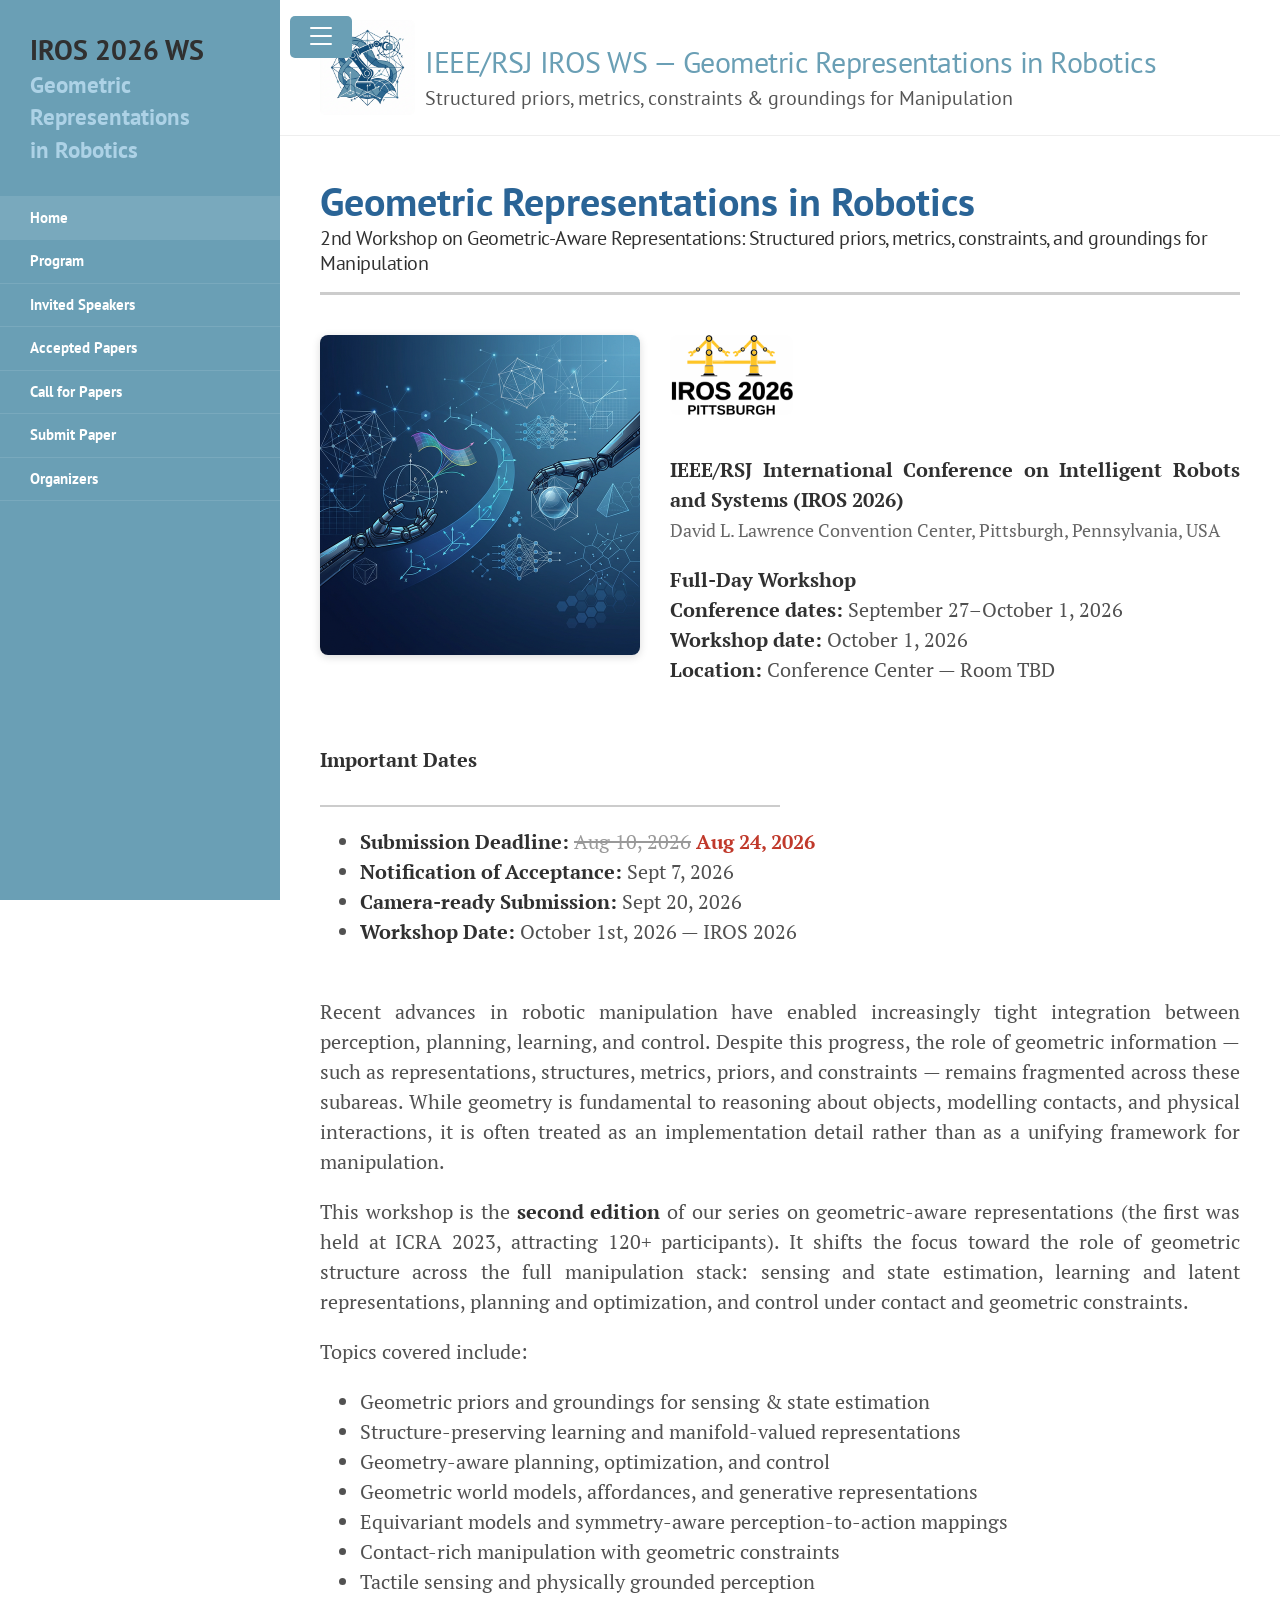
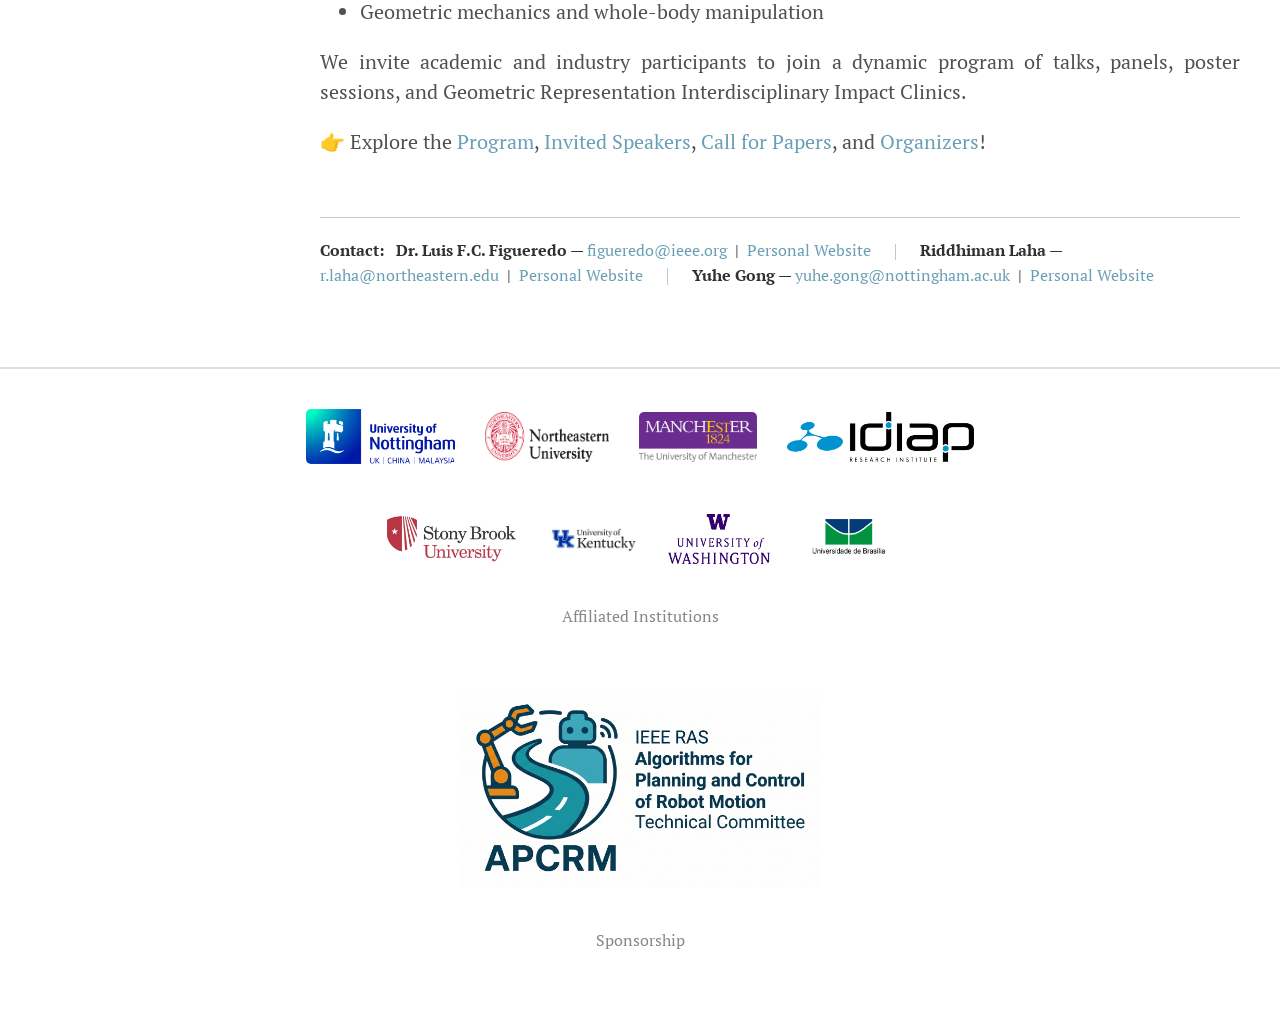
<file: index.html>
<!DOCTYPE html>
<html lang="en-us">

<head>
  <meta charset="utf-8">
  <title>Home - IEEE/RSJ IROS WS - Geometric Representations in Robotics</title>
  <meta name="description"
    content="2nd Workshop on Geometric-Aware Representations for Manipulation at IEEE/RSJ IROS 2026. Structured priors, metrics, constraints, and groundings for robotic manipulation.">
  <meta name="viewport" content="width=device-width, initial-scale=1">
  <link rel="stylesheet" href="/public/css/poole.css">
  <link rel="stylesheet" href="/public/css/lanyon.css">
  <link rel="stylesheet" href="/public/css/syntax.css">
  <link
    href="https://fonts.googleapis.com/css2?family=PT+Serif:ital,wght@0,400;0,700;1,400&family=PT+Sans:wght@400;700&display=swap"
    rel="stylesheet">
  <style>
    .container.content {
      padding-bottom: 1rem !important;
      margin-bottom: 1rem !important;
    }

    .wrap {
      margin-bottom: 1rem;
    }

    body {
      margin-bottom: 1rem;
    }

    .contact-info {
      margin-top: 3rem;
      padding-top: 1rem;
      border-top: 1px solid #ccc;
      font-size: 0.95rem;
      color: #333;
    }

    h4 {
      margin-bottom: -0.7rem;
      font-weight: normal;
    }

    .container.content p,
    .container.content li {
      text-align: justify;
    }
  </style>
</head>

<body class="theme-base-0d sidebar-overlay">
  <input type="checkbox" class="sidebar-checkbox" id="sidebar-checkbox">

  <div class="sidebar" id="sidebar">
    <div class="sidebar-item">
      <p style="font-size: 1.1rem; line-height: 1.4;">
        <strong style="font-size: 1.4rem;">IROS 2026 WS</strong><br>
        <strong style="font-size: 1.15rem; color: rgb(173, 210, 230);">Geometric Representations<br>in Robotics</strong>
      </p>
    </div>

    <nav class="sidebar-nav">
      <a class="sidebar-nav-item active" href="/" style="font-weight: bold;">Home</a>
      <a class="sidebar-nav-item" href="/program.html" style="font-weight: bold;">Program</a>
      <a class="sidebar-nav-item" href="/speakers.html" style="font-weight: bold;">Invited Speakers</a>
      <a class="sidebar-nav-item" href="/accepted_papers.html" style="font-weight: bold;">Accepted Papers</a>
      <a class="sidebar-nav-item" href="/cfp.html" style="font-weight: bold;">Call for Papers</a>
      <a class="sidebar-nav-item" href="/submission.html" style="font-weight: bold;">Submit Paper</a>
      <a class="sidebar-nav-item" href="/organizers.html" style="font-weight: bold;">Organizers</a>
    </nav>
  </div>

  <div class="wrap">
    <div class="masthead">
      <div class="container" style="display: flex; align-items: center; flex-wrap: wrap;">
        <div style="flex: 0 0 auto;">
          <a href="/">
            <img src="/images/logo.png" alt="Workshop Logo" style="height: 95px; max-width: 100%;">
          </a>
        </div>
        <div style="flex: 1; min-width: 200px; padding-left: 0.5rem;">
          <h3 class="masthead-title" style="margin: 0;">
            <a href="/" title="Home" style="font-size: 1.5rem;">IEEE/RSJ IROS WS — Geometric Representations in
              Robotics</a><br>
            <small style="font-size: 1.0rem; color: #555;">Structured priors, metrics, constraints &amp; groundings for
              Manipulation</small>
          </h3>
        </div>
      </div>
    </div>

    <div class="container content">

      <h1>Geometric Representations in Robotics</h1>
      <h4>2nd Workshop on Geometric-Aware Representations: Structured priors, metrics, constraints, and groundings for
        Manipulation</h4>
      <hr class="section-divider">

      <div style="display: flex; align-items: flex-start; gap: 1.5rem; margin-bottom: 2rem;">
        <div style="flex: 0 0 auto;">
          <img src="/images/image_ws.png" alt="Workshop Image"
            style="width: 320px; height: auto; border-radius: 8px; box-shadow: 0 2px 8px rgba(0,0,0,0.15);">
        </div>
        <div style="flex: 1; min-width: 200px;">
          <a href="https://2026.ieee-iros.org/" target="_blank">
            <img src="/images/iros2026_logo.png" alt="IROS 2026 Pittsburgh"
              style="height:80px; max-width:100%; margin-bottom:0.5rem;">
          </a><br>
          <p><strong>IEEE/RSJ International Conference on Intelligent Robots and Systems (IROS 2026)</strong><br>
            <small style="color: #666; font-size: 0.9rem;">David L. Lawrence Convention Center, Pittsburgh,
              Pennsylvania, USA</small>
          </p>
          <p><strong>Full-Day Workshop</strong><br>
            <strong>Conference dates:</strong> September 27–October 1, 2026<br>
            <strong>Workshop date:</strong> October 1, 2026<br>
            <strong>Location:</strong> Conference Center — Room TBD
          </p>
        </div>
      </div>

      <p><strong>Important Dates</strong></p>
      <hr style="width: 50%; margin-left: 0; border: none; height: 2px; background: #ccc; margin-bottom: 1rem;">
      <ul>
        <li><strong>Submission Deadline:</strong> 
          <del style="color: #999;">Aug 10, 2026</del> 
          <strong style="color: #c0392b;"> Aug 24, 2026</strong>
        </li>
        <li><strong>Notification of Acceptance:</strong> Sept 7, 2026</li>
        <li><strong>Camera-ready Submission:</strong> Sept 20, 2026</li>
        <li><strong>Workshop Date:</strong> October 1st, 2026 — IROS 2026</li>
      </ul><br>

      <p>Recent advances in robotic manipulation have enabled increasingly tight integration between perception,
        planning, learning, and control. Despite this progress, the role of geometric information — such as
        representations, structures, metrics, priors, and constraints — remains fragmented across these subareas. While
        geometry is fundamental to reasoning about objects, modelling contacts, and physical interactions, it is often
        treated as an implementation detail rather than as a unifying framework for manipulation.</p>

      <p>This workshop is the <strong>second edition</strong> of our series on geometric-aware representations (the
        first was held at ICRA 2023, attracting 120+ participants). It shifts the focus toward the role of geometric
        structure across the full manipulation stack: sensing and state estimation, learning and latent representations,
        planning and optimization, and control under contact and geometric constraints.</p>

      <p>Topics covered include:</p>
      <ul>
        <li>Geometric priors and groundings for sensing &amp; state estimation</li>
        <li>Structure-preserving learning and manifold-valued representations</li>
        <li>Geometry-aware planning, optimization, and control</li>
        <li>Geometric world models, affordances, and generative representations</li>
        <li>Equivariant models and symmetry-aware perception-to-action mappings</li>
        <li>Contact-rich manipulation with geometric constraints</li>
        <li>Tactile sensing and physically grounded perception</li>
        <li>Geometric mechanics and whole-body manipulation</li>
      </ul>

      <p>We invite academic and industry participants to join a dynamic program of talks, panels, poster sessions, and
        Geometric Representation Interdisciplinary Impact Clinics.</p>

      <p>👉 Explore the <a href="/program.html">Program</a>, <a href="/speakers.html">Invited Speakers</a>, <a
          href="/cfp.html">Call for Papers</a>, and <a href="/organizers.html">Organizers</a>!</p>



      <div class="contact-info" style="font-size:0.82rem;">
        <strong>Contact:</strong>&nbsp;&nbsp;
        <strong>Dr. Luis F.C. Figueredo</strong> &mdash;
        <a href="mailto:figueredo@ieee.org">figueredo@ieee.org</a> &nbsp;|&nbsp;
        <a href="https://www.luisfigueredo.com/">Personal Website</a>
        &nbsp;&nbsp;<span style="border-left: 1.5px solid rgba(42,100,150,0.35); margin: 0 0.6rem; display: inline-block; height: 1em; vertical-align: middle;"></span>&nbsp;&nbsp;
        <strong>Riddhiman Laha</strong> &mdash;
        <a href="mailto:r.laha@northeastern.edu">r.laha@northeastern.edu</a> &nbsp;|&nbsp;
        <a href="https://sites.google.com/view/riddhimanlaha">Personal Website</a>
        &nbsp;&nbsp;<span style="border-left: 1.5px solid rgba(42,100,150,0.35); margin: 0 0.6rem; display: inline-block; height: 1em; vertical-align: middle;"></span>&nbsp;&nbsp;
        <strong>Yuhe Gong</strong> &mdash;
        <a href="mailto:yuhe.gong@nottingham.ac.uk">yuhe.gong@nottingham.ac.uk</a> &nbsp;|&nbsp;
        <a href="https://yuhegong.github.io/">Personal Website</a>
      </div>

    </div>
  </div>

  <label for="sidebar-checkbox" class="sidebar-toggle"></label>

  <!-- Institutional Logos Section -->
  <div style="margin-top: 3rem; padding: 2rem 0; border-top: 2px solid #ddd;">
    <div class="container" style="text-align: center;">
      <div
        style="display: flex; justify-content: center; align-items: center; flex-wrap: wrap; gap: 1.5rem; padding: 0 1rem;">
        <a href="https://www.nottingham.ac.uk/" target="_blank"><img src="/images/inst_uon.png"
            alt="University of Nottingham" style="height: 55px; width: auto;" onerror="this.style.display='none'"></a>
        <a href="https://www.northeastern.edu/" target="_blank"><img src="/images/inst_northeastern.png"
            alt="Northeastern University" style="height: 50px; width: auto;" onerror="this.style.display='none'"></a>
        <a href="https://www.manchester.ac.uk/" target="_blank"><img src="/images/inst_manchester.png"
            alt="University of Manchester" style="height: 50px; width: auto;" onerror="this.style.display='none'"></a>
        <a href="https://www.idiap.ch/" target="_blank"><img src="/images/inst_idiap.png" alt="Idiap Research Institute"
            style="height: 50px; width: auto;" onerror="this.style.display='none'"></a>
        <a href="https://www.stonybrook.edu/" target="_blank"><img src="/images/inst_stonybrookuni.png" alt="Stony Brook University"
            style="height: 50px; width: auto;" onerror="this.style.display='none'"></a>
        <a href="https://www.uky.edu/" target="_blank"><img src="/images/inst_kentucky.png" alt="University of Kentucky"
            style="height: 50px; width: auto;" onerror="this.style.display='none'"></a>
        <a href="https://www.washington.edu/" target="_blank"><img src="/images/inst_washington.png" alt="University of Washington"
            style="height: 50px; width: auto;" onerror="this.style.display='none'"></a>
        <a href="https://international.unb.br/" target="_blank"><img src="/images/inst_brasilia.png" alt="University of Brasilia"
            style="height: 50px; width: auto;" onerror="this.style.display='none'"></a>
      </div>
      <p style="margin-top: 1rem; font-size: 0.8rem; color: #888;">Affiliated Institutions</p>
    </div>
  </div>

  <!-- Sponsor Logos Section -->
  <div style="padding-bottom: 2rem;">
    <div class="container" style="text-align: center;">
      <div style="display: flex; justify-content: center; align-items: center; flex-wrap: wrap; gap: 1.5rem; padding: 0 1rem;">
        <a href="https://www.ieee-ras.org/algorithms-for-planning-and-control-of-robot-motion/" target="_blank"><img src="/images/inst_tcapcrm.png" alt="TC on Algorithms for Planning and Control of Robot Motion" style="height: 200px; width: auto;" onerror="this.style.display='none'"></a>
      </div>
      <p style="margin-top: 1rem; font-size: 0.8rem; color: #888;">Sponsorship</p>
    </div>
  </div>

  <script src='/public/js/script.js'></script>
</body>

</html>
</file>
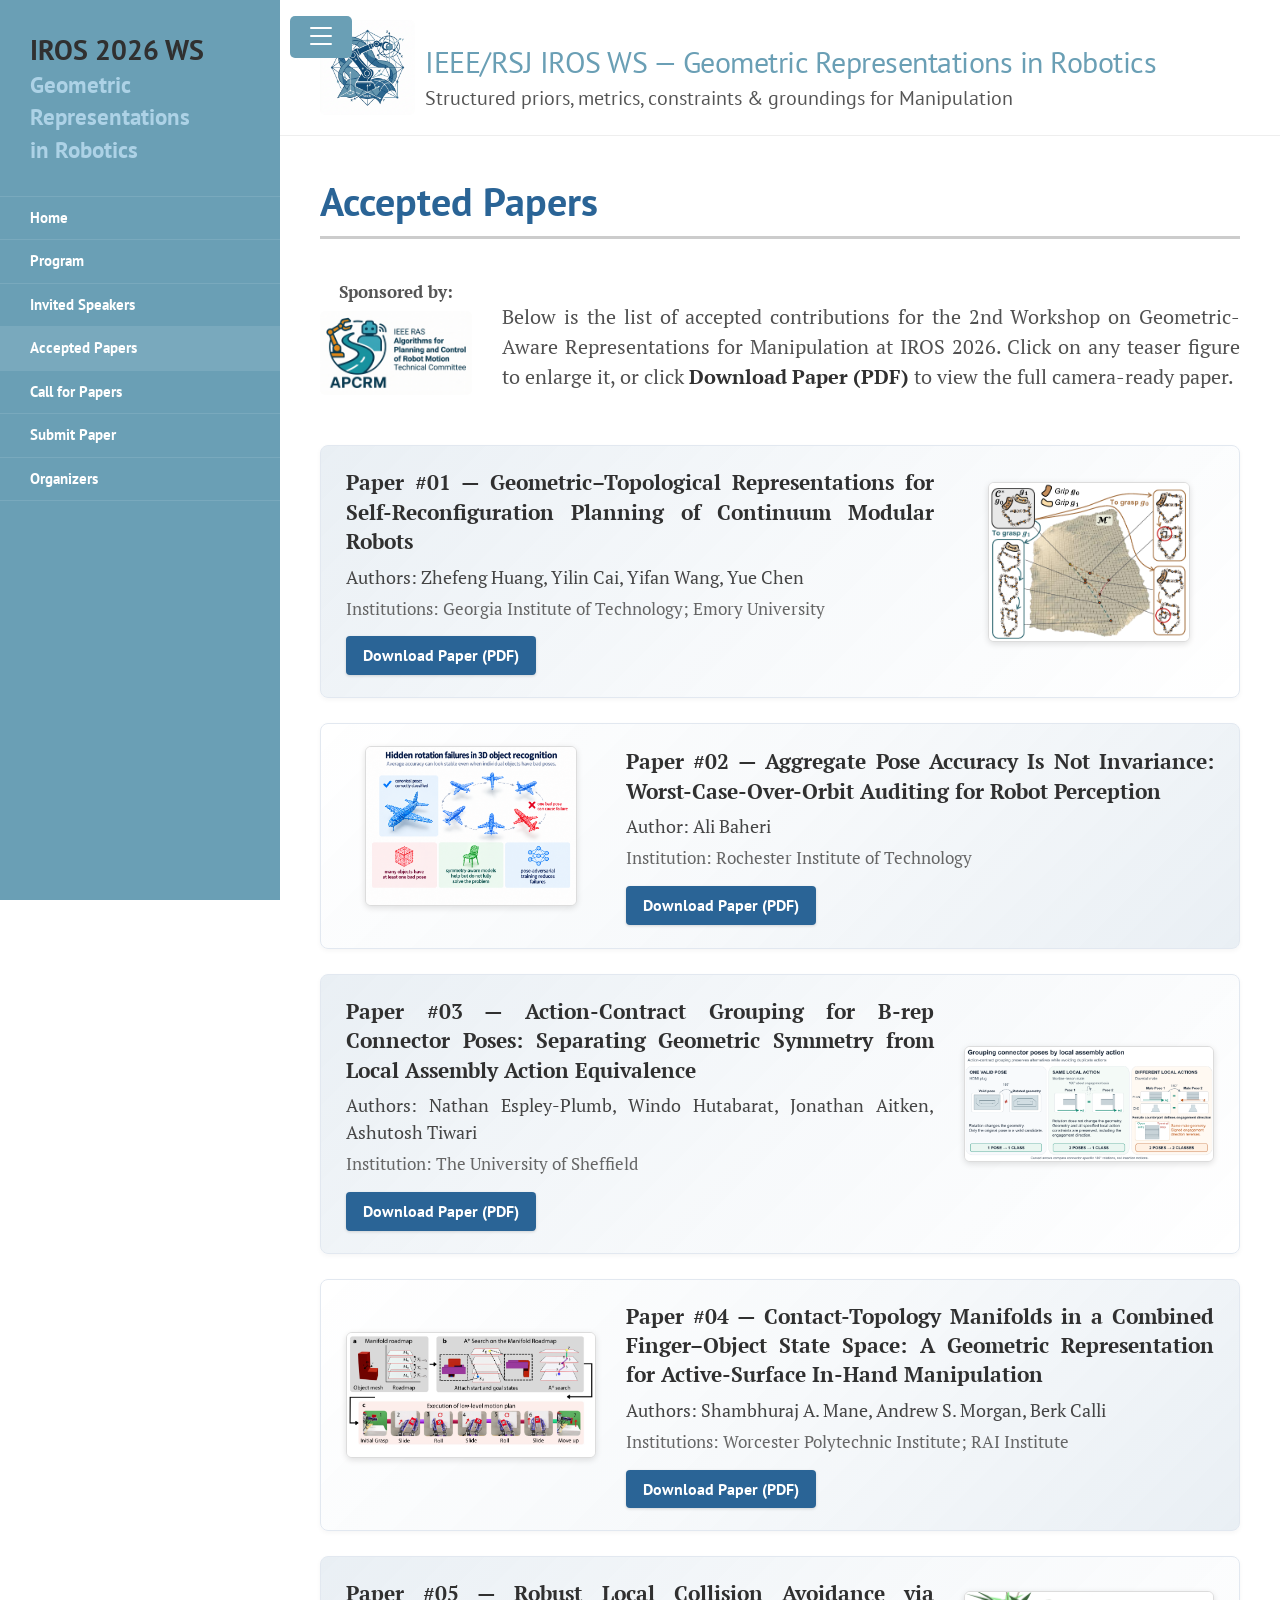
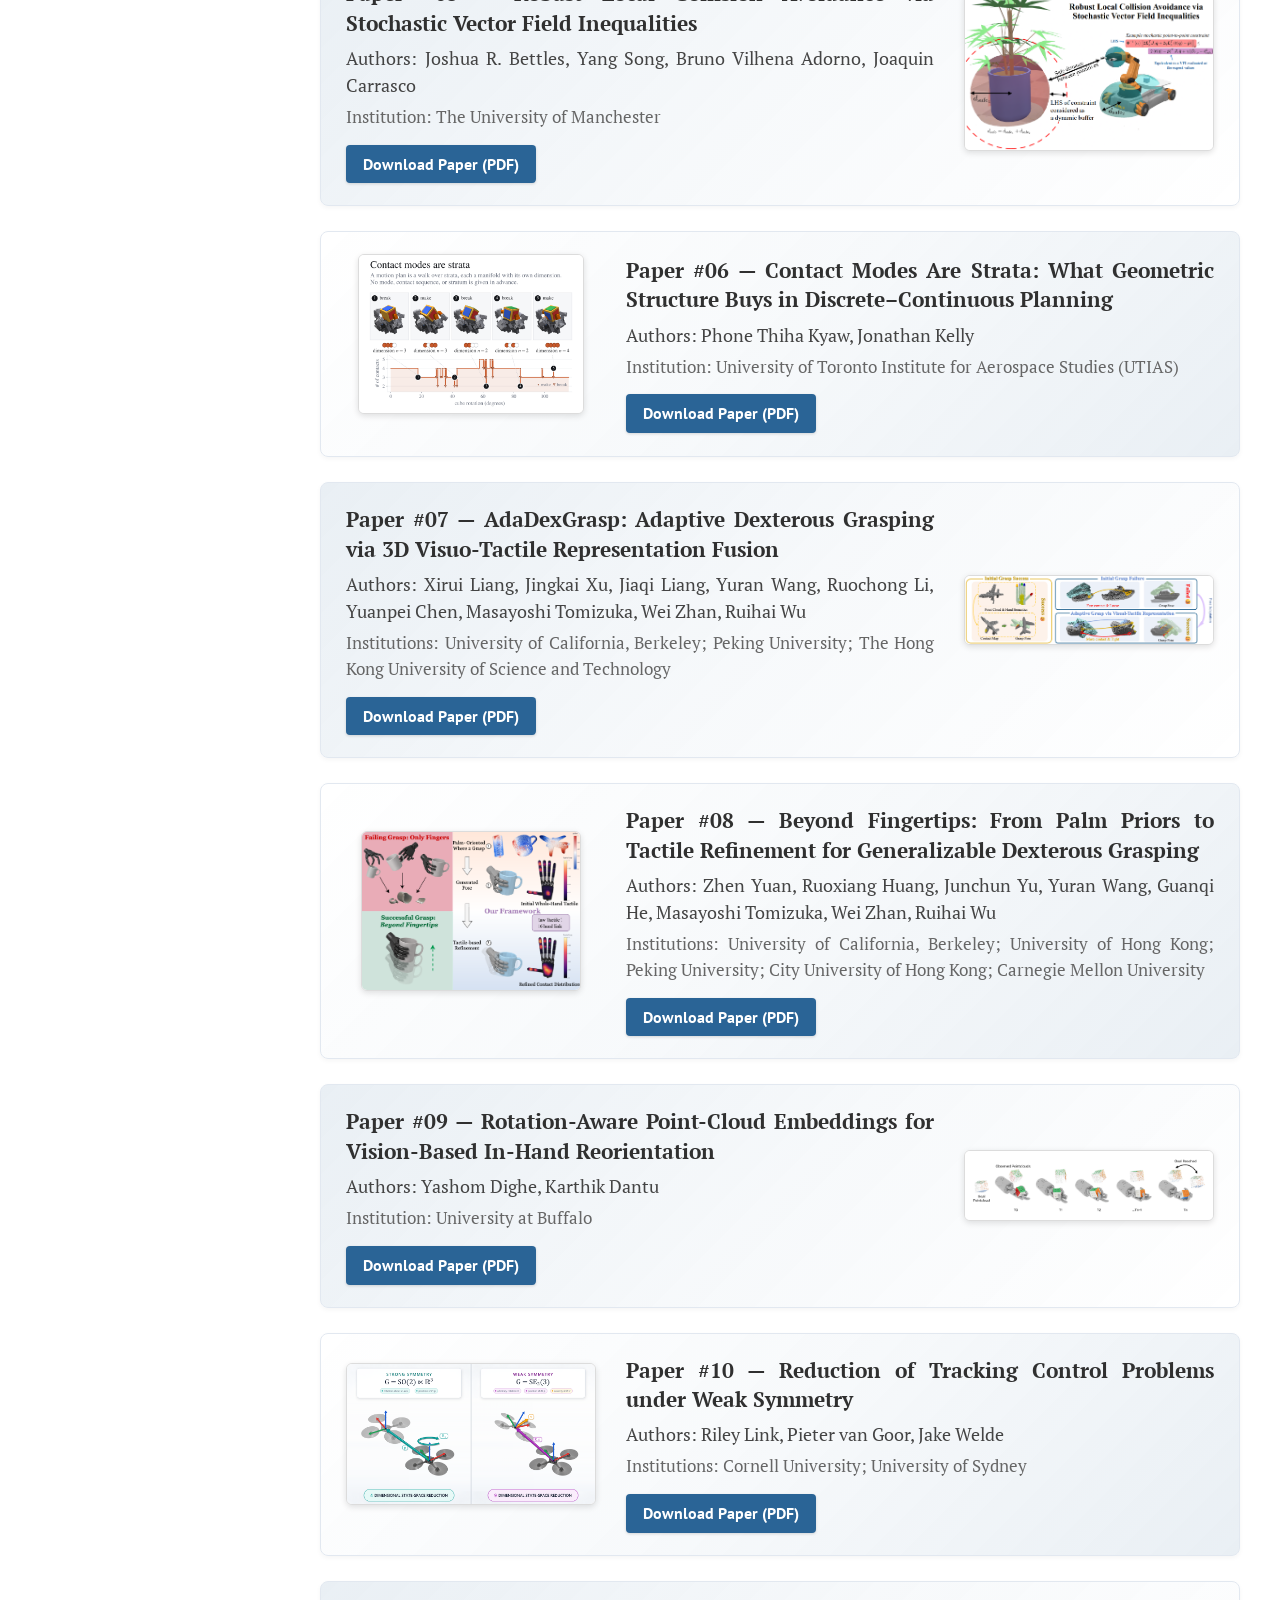
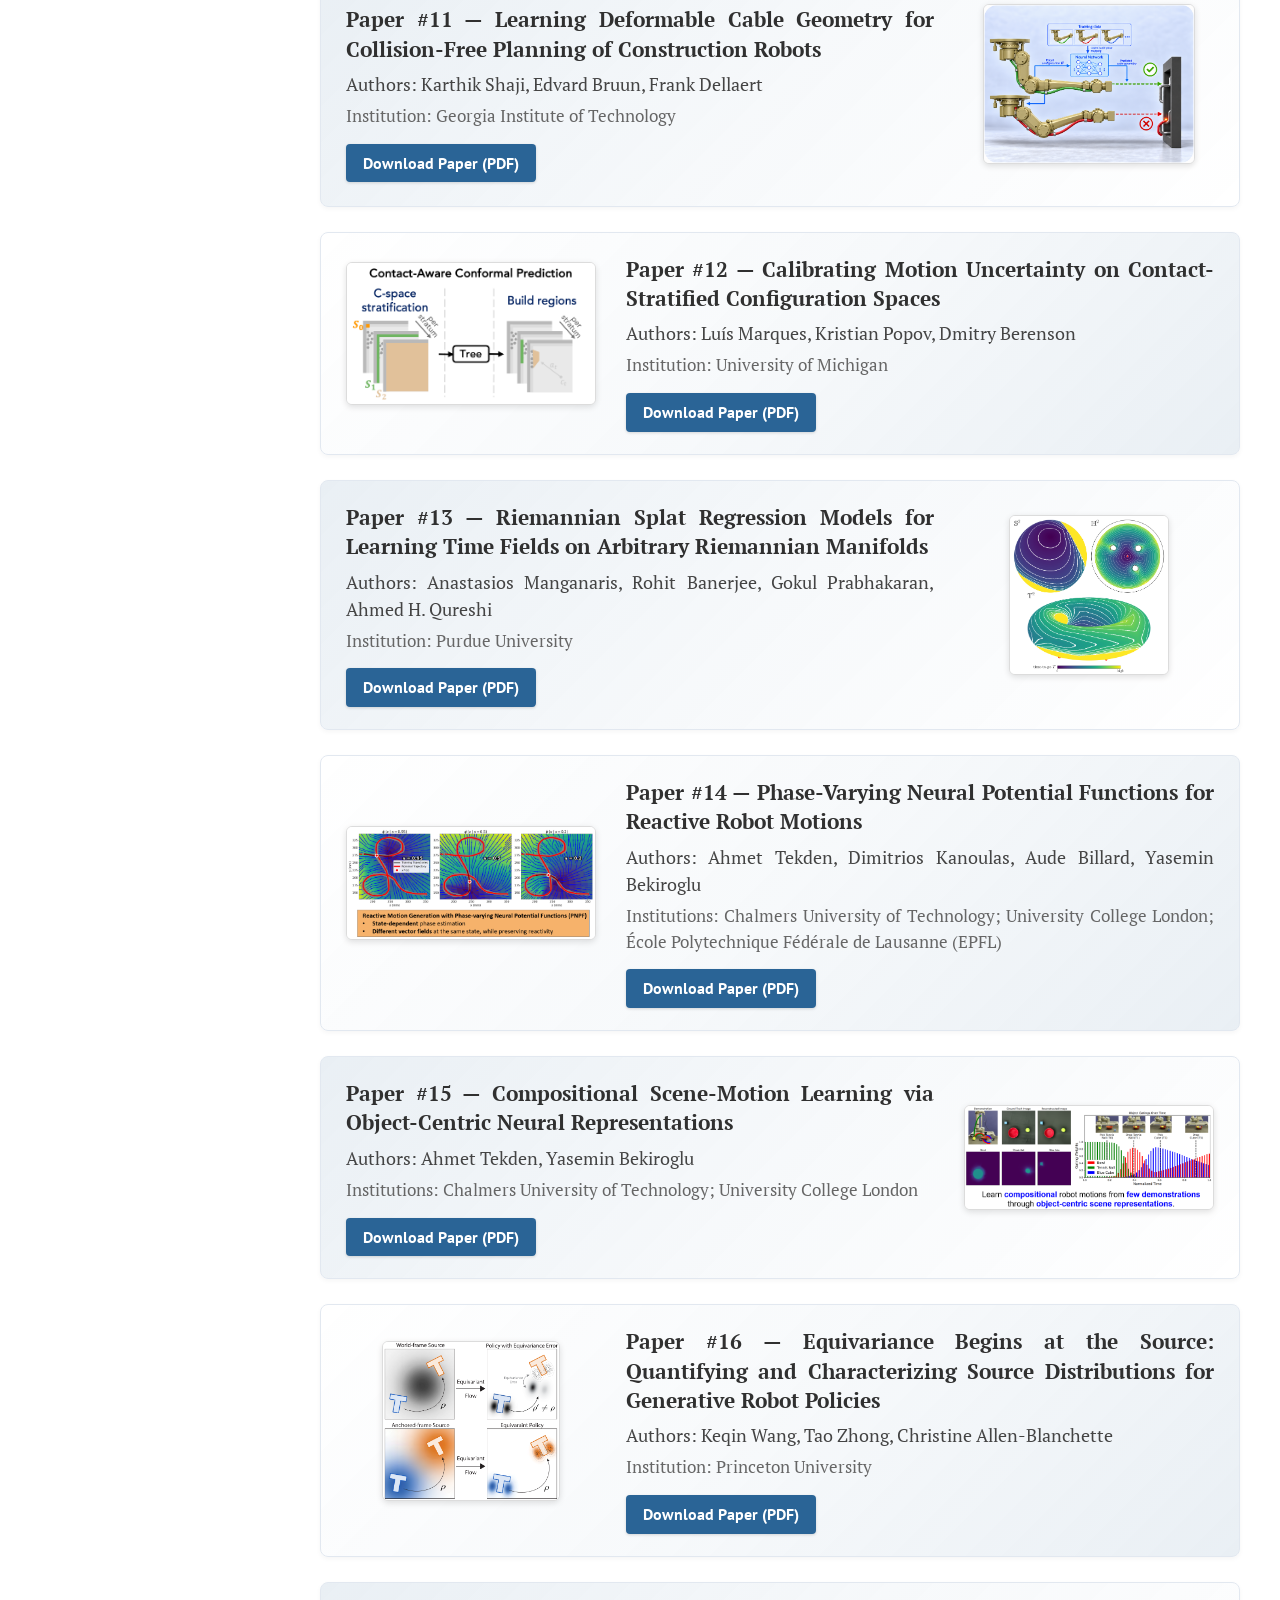
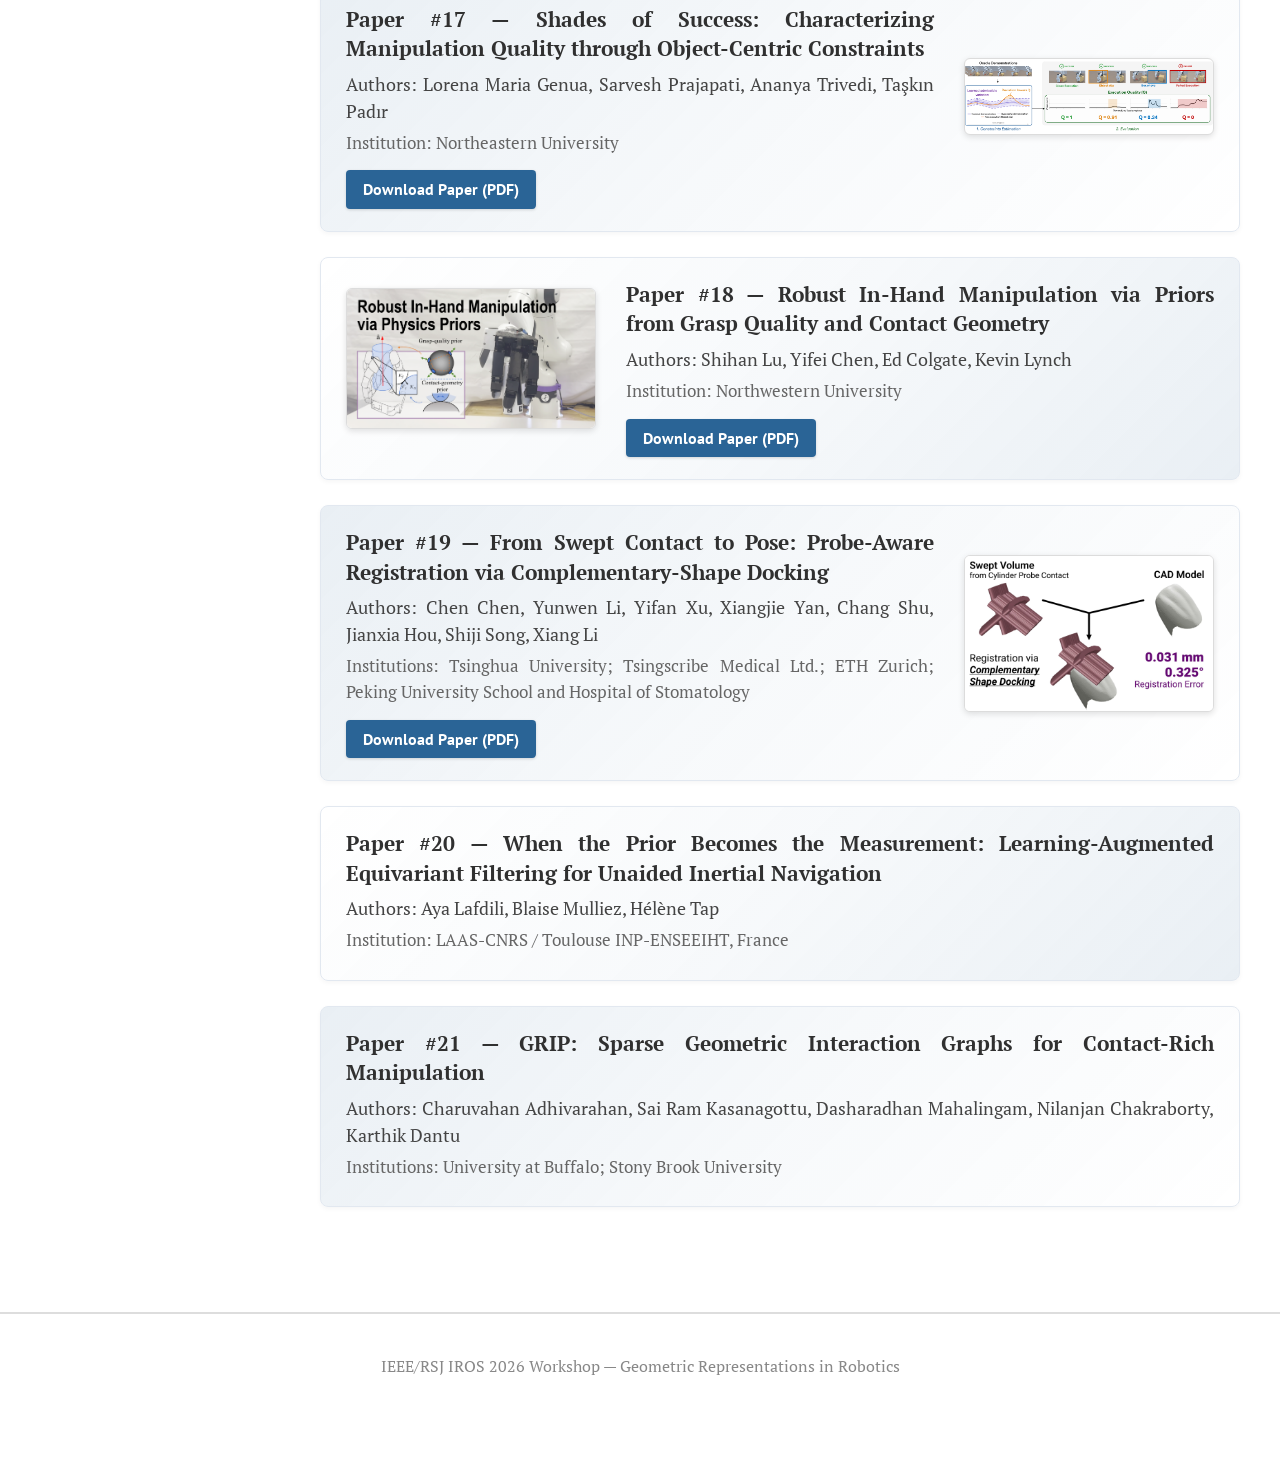
<file: accepted_papers.html>
<!DOCTYPE html>
<html lang="en-us">

<head>
    <meta charset="utf-8">
    <title>Accepted Papers - IEEE/RSJ IROS WS - Geometric Representations in Robotics</title>
    <meta name="description"
        content="Accepted papers for the 2nd Workshop on Geometric-Aware Representations for Manipulation at IROS 2026.">
    <meta name="viewport" content="width=device-width, initial-scale=1">
    <link rel="stylesheet" href="/public/css/poole.css">
    <link rel="stylesheet" href="/public/css/lanyon.css">
    <link rel="stylesheet" href="/public/css/syntax.css">
    <link
        href="https://fonts.googleapis.com/css2?family=PT+Serif:ital,wght@0,400;0,700;1,400&family=PT+Sans:wght@400;700&display=swap"
        rel="stylesheet">
    <style>
        .container.content {
            padding-bottom: 1rem !important;
            margin-bottom: 1rem !important;
        }

        .wrap {
            margin-bottom: 1rem;
        }

        body {
            margin-bottom: 1rem;
        }

        .container.content p,
        .container.content li {
            text-align: justify;
        }

        .paper-row {
            margin-bottom: 1.25rem;
            padding: 1.1rem 1.25rem;
            border-radius: 8px;
            display: flex;
            align-items: center;
            gap: 1.5rem;
            box-sizing: border-box;
            background: #ffffff;
            border: 1px solid #e2e8f0;
            box-shadow: 0 2px 5px rgba(0,0,0,0.04);
        }

        .paper-row.even {
            flex-direction: row-reverse;
            background: linear-gradient(135deg, transparent 0%, rgba(42, 100, 150, 0.04) 50%, rgba(42, 100, 150, 0.10) 100%);
        }

        .paper-row.odd {
            flex-direction: row;
            background: linear-gradient(135deg, rgba(42, 100, 150, 0.10) 0%, rgba(42, 100, 150, 0.04) 50%, transparent 100%);
        }

        .paper-info {
            flex: 1;
            min-width: 0;
        }

        .paper-title {
            margin: 0 0 0.35rem 0;
            font-size: 1.05rem;
            line-height: 1.4;
            color: #111;
        }

        .paper-meta {
            margin: 0 0 0.25rem 0;
            font-size: 0.9rem;
            color: #444;
        }

        .paper-meta.institution {
            color: #666;
            font-size: 0.86rem;
        }

        .paper-teaser {
            flex-shrink: 0;
            width: 250px;
            max-width: 38%;
            display: flex;
            justify-content: center;
            align-items: center;
        }

        .paper-teaser img {
            max-width: 100%;
            max-height: 160px;
            object-fit: contain;
            border-radius: 6px;
            box-shadow: 0 2px 6px rgba(0, 0, 0, 0.12);
            border: 1px solid #dcdcdc;
            background: #fff;
            cursor: pointer;
            transition: transform 0.2s ease, box-shadow 0.2s ease;
        }

        .paper-teaser img:hover {
            transform: scale(1.03);
            box-shadow: 0 4px 14px rgba(0, 0, 0, 0.22);
        }

        .btn-download {
            display: inline-block;
            margin-top: 0.5rem;
            padding: 0.35rem 0.85rem;
            background-color: #2a6496;
            color: #ffffff !important;
            font-size: 0.82rem;
            font-weight: bold;
            font-family: "PT Sans", sans-serif;
            border-radius: 4px;
            text-decoration: none !important;
            box-shadow: 0 1px 3px rgba(0,0,0,0.15);
            transition: background-color 0.2s ease;
        }

        .btn-download:hover {
            background-color: #1d486c;
            color: #ffffff !important;
            text-decoration: none !important;
        }

        /* Lightbox Modal for Enlarged Figures */
        .lightbox-modal {
            display: none;
            position: fixed;
            z-index: 10000;
            padding: 20px;
            left: 0;
            top: 0;
            width: 100%;
            height: 100%;
            box-sizing: border-box;
            background-color: rgba(0, 0, 0, 0.85);
            backdrop-filter: blur(5px);
        }

        .lightbox-modal-content {
            margin: auto;
            display: block;
            max-width: 92%;
            max-height: 88vh;
            object-fit: contain;
            border-radius: 6px;
            box-shadow: 0 4px 25px rgba(0,0,0,0.6);
            animation: zoomIn 0.2s cubic-bezier(0.16, 1, 0.3, 1);
        }

        @keyframes zoomIn {
            from { transform: scale(0.92); opacity: 0; }
            to { transform: scale(1); opacity: 1; }
        }

        .lightbox-close {
            position: absolute;
            top: 20px;
            right: 30px;
            color: #ffffff;
            font-size: 38px;
            font-weight: bold;
            cursor: pointer;
            line-height: 1;
            user-select: none;
            transition: color 0.2s ease;
        }

        .lightbox-close:hover {
            color: #6a9fb5;
        }

        @media (max-width: 640px) {
            .paper-row, .paper-row.even, .paper-row.odd {
                flex-direction: column !important;
                align-items: flex-start;
            }
            .paper-teaser {
                width: 100%;
                max-width: 100%;
                margin-top: 0.75rem;
            }
        }
    </style>
</head>

<body class="theme-base-0d sidebar-overlay">
    <input type="checkbox" class="sidebar-checkbox" id="sidebar-checkbox">

    <div class="sidebar" id="sidebar">
        <div class="sidebar-item">
            <p style="font-size: 1.1rem; line-height: 1.4;">
                <strong style="font-size: 1.4rem;">IROS 2026 WS</strong><br>
                <strong style="font-size: 1.15rem; color: rgb(173, 210, 230);">Geometric Representations<br>in
                    Robotics</strong>
            </p>
        </div>
        <nav class="sidebar-nav">
            <a class="sidebar-nav-item" href="/" style="font-weight: bold;">Home</a>
            <a class="sidebar-nav-item" href="/program.html" style="font-weight: bold;">Program</a>
            <a class="sidebar-nav-item" href="/speakers.html" style="font-weight: bold;">Invited Speakers</a>
            <a class="sidebar-nav-item active" href="/accepted_papers.html" style="font-weight: bold;">Accepted Papers</a>
            <a class="sidebar-nav-item" href="/cfp.html" style="font-weight: bold;">Call for Papers</a>
            <a class="sidebar-nav-item" href="/submission.html" style="font-weight: bold;">Submit Paper</a>
            <a class="sidebar-nav-item" href="/organizers.html" style="font-weight: bold;">Organizers</a>
        </nav>
    </div>

    <div class="wrap">
        <div class="masthead">
            <div class="container" style="display: flex; align-items: center; flex-wrap: wrap;">
                <div style="flex: 0 0 auto;">
                    <a href="/"><img src="/images/logo.png" alt="Workshop Logo"
                            style="height: 95px; max-width: 100%;"></a>
                </div>
                <div style="flex: 1; min-width: 200px; padding-left: 0.5rem;">
                    <h3 class="masthead-title" style="margin: 0;">
                        <a href="/" title="Home" style="font-size: 1.5rem;">IEEE/RSJ IROS WS — Geometric Representations
                            in Robotics</a><br>
                        <small style="font-size: 1.0rem; color: #555;">Structured priors, metrics, constraints &amp;
                            groundings for Manipulation</small>
                    </h3>
                </div>
            </div>
        </div>

        <div class="container content">

            <h1>Accepted Papers</h1>
            <hr class="section-divider">

            <div style="display: flex; align-items: center; justify-content: space-between; gap: 1.5rem; flex-wrap: wrap; margin-bottom: 1.5rem;">
                <div style="flex: 0 0 auto; text-align: center; margin: 0 auto;">
                    <div style="font-size: 0.85rem; font-weight: bold; color: #555; margin-bottom: 0.3rem; text-align: center;">Sponsored by:</div>
                    <a href="https://www.ieee-ras.org/algorithms-for-planning-and-control-of-robot-motion/" target="_blank" rel="noopener noreferrer">
                        <img src="/images/inst_tcapcrm.png" alt="IEEE RAS TC on Algorithms for Planning and Control of Robot Motion" style="max-height: 85px; width: auto; display: block;" onerror="this.style.display='none'">
                    </a>
                </div>
                <div style="flex: 1; min-width: 280px;">
                    <p style="margin: 0; text-align: justify;">Below is the list of accepted contributions for the 2nd Workshop on Geometric-Aware Representations for Manipulation at IROS 2026. Click on any teaser figure to enlarge it, or click <strong>Download Paper (PDF)</strong> to view the full camera-ready paper.</p>
                </div>
            </div>

            <div class="paper-list" style="margin-top: 1.5rem;">

                <!-- Paper #01 -->
                <div class="paper-row odd">
                    <div class="paper-info">
                        <p class="paper-title"><strong>Paper #01 — Geometric–Topological Representations for Self-Reconfiguration Planning of Continuum Modular Robots</strong></p>
                        <p class="paper-meta">Authors: Zhefeng Huang, Yilin Cai, Yifan Wang, Yue Chen</p>
                        <p class="paper-meta institution">Institutions: Georgia Institute of Technology; Emory University</p>
                        <a href="/IROS2026_Accepted_Papers_and_Teasers/01_Geometric-Topological_Self-Reconfiguration/01_Geometric-Topological_Self-Reconfiguration__camera-ready.pdf" target="_blank" rel="noopener noreferrer" class="btn-download">Download Paper (PDF)</a>
                    </div>
                    <div class="paper-teaser">
                        <img src="/IROS2026_Accepted_Papers_and_Teasers/01_Geometric-Topological_Self-Reconfiguration/01_Geometric-Topological_Self-Reconfiguration__teaser.png" alt="Paper #01 Teaser Figure" onclick="openLightbox(this)" title="Click to enlarge image">
                    </div>
                </div>

                <!-- Paper #02 -->
                <div class="paper-row even">
                    <div class="paper-info">
                        <p class="paper-title"><strong>Paper #02 — Aggregate Pose Accuracy Is Not Invariance: Worst-Case-Over-Orbit Auditing for Robot Perception</strong></p>
                        <p class="paper-meta">Author: Ali Baheri</p>
                        <p class="paper-meta institution">Institution: Rochester Institute of Technology</p>
                        <a href="/IROS2026_Accepted_Papers_and_Teasers/02_Aggregate_Pose_Accuracy_Is_Not_Invariance/02_Aggregate_Pose_Accuracy_Is_Not_Invariance__camera-ready.pdf" target="_blank" rel="noopener noreferrer" class="btn-download">Download Paper (PDF)</a>
                    </div>
                    <div class="paper-teaser">
                        <img src="/IROS2026_Accepted_Papers_and_Teasers/02_Aggregate_Pose_Accuracy_Is_Not_Invariance/02_Aggregate_Pose_Accuracy_Is_Not_Invariance__teaser.png" alt="Paper #02 Teaser Figure" onclick="openLightbox(this)" title="Click to enlarge image">
                    </div>
                </div>

                <!-- Paper #03 -->
                <div class="paper-row odd">
                    <div class="paper-info">
                        <p class="paper-title"><strong>Paper #03 — Action-Contract Grouping for B-rep Connector Poses: Separating Geometric Symmetry from Local Assembly Action Equivalence</strong></p>
                        <p class="paper-meta">Authors: Nathan Espley-Plumb, Windo Hutabarat, Jonathan Aitken, Ashutosh Tiwari</p>
                        <p class="paper-meta institution">Institution: The University of Sheffield</p>
                        <a href="/IROS2026_Accepted_Papers_and_Teasers/03_Action-Contract_Grouping_B-rep_Connector_Poses/03_Action-Contract_Grouping_B-rep_Connector_Poses__camera-ready.pdf" target="_blank" rel="noopener noreferrer" class="btn-download">Download Paper (PDF)</a>
                    </div>
                    <div class="paper-teaser">
                        <img src="/IROS2026_Accepted_Papers_and_Teasers/03_Action-Contract_Grouping_B-rep_Connector_Poses/03_Action-Contract_Grouping_B-rep_Connector_Poses__teaser.png" alt="Paper #03 Teaser Figure" onclick="openLightbox(this)" title="Click to enlarge image">
                    </div>
                </div>

                <!-- Paper #04 -->
                <div class="paper-row even">
                    <div class="paper-info">
                        <p class="paper-title"><strong>Paper #04 — Contact-Topology Manifolds in a Combined Finger–Object State Space: A Geometric Representation for Active-Surface In-Hand Manipulation</strong></p>
                        <p class="paper-meta">Authors: Shambhuraj A. Mane, Andrew S. Morgan, Berk Calli</p>
                        <p class="paper-meta institution">Institutions: Worcester Polytechnic Institute; RAI Institute</p>
                        <a href="/IROS2026_Accepted_Papers_and_Teasers/04_Contact-Topology_Manifolds_Finger-Object/04_Contact-Topology_Manifolds_Finger-Object__camera-ready.pdf" target="_blank" rel="noopener noreferrer" class="btn-download">Download Paper (PDF)</a>
                    </div>
                    <div class="paper-teaser">
                        <img src="/IROS2026_Accepted_Papers_and_Teasers/04_Contact-Topology_Manifolds_Finger-Object/04_Contact-Topology_Manifolds_Finger-Object__teaser.jpg" alt="Paper #04 Teaser Figure" onclick="openLightbox(this)" title="Click to enlarge image">
                    </div>
                </div>

                <!-- Paper #05 -->
                <div class="paper-row odd">
                    <div class="paper-info">
                        <p class="paper-title"><strong>Paper #05 — Robust Local Collision Avoidance via Stochastic Vector Field Inequalities</strong></p>
                        <p class="paper-meta">Authors: Joshua R. Bettles, Yang Song, Bruno Vilhena Adorno, Joaquin Carrasco</p>
                        <p class="paper-meta institution">Institution: The University of Manchester</p>
                        <a href="/IROS2026_Accepted_Papers_and_Teasers/05_Robust_Local_Collision_Avoidance_SVFI/05_Robust_Local_Collision_Avoidance_SVFI__camera-ready.pdf" target="_blank" rel="noopener noreferrer" class="btn-download">Download Paper (PDF)</a>
                    </div>
                    <div class="paper-teaser">
                        <img src="/IROS2026_Accepted_Papers_and_Teasers/05_Robust_Local_Collision_Avoidance_SVFI/05_Robust_Local_Collision_Avoidance_SVFI__teaser.png" alt="Paper #05 Teaser Figure" onclick="openLightbox(this)" title="Click to enlarge image">
                    </div>
                </div>

                <!-- Paper #06 -->
                <div class="paper-row even">
                    <div class="paper-info">
                        <p class="paper-title"><strong>Paper #06 — Contact Modes Are Strata: What Geometric Structure Buys in Discrete–Continuous Planning</strong></p>
                        <p class="paper-meta">Authors: Phone Thiha Kyaw, Jonathan Kelly</p>
                        <p class="paper-meta institution">Institution: University of Toronto Institute for Aerospace Studies (UTIAS)</p>
                        <a href="/IROS2026_Accepted_Papers_and_Teasers/06_Contact_Modes_Are_Strata/06_Contact_Modes_Are_Strata__camera-ready.pdf" target="_blank" rel="noopener noreferrer" class="btn-download">Download Paper (PDF)</a>
                    </div>
                    <div class="paper-teaser">
                        <img src="/IROS2026_Accepted_Papers_and_Teasers/06_Contact_Modes_Are_Strata/06_Contact_Modes_Are_Strata__teaser.png" alt="Paper #06 Teaser Figure" onclick="openLightbox(this)" title="Click to enlarge image">
                    </div>
                </div>

                <!-- Paper #07 -->
                <div class="paper-row odd">
                    <div class="paper-info">
                        <p class="paper-title"><strong>Paper #07 — AdaDexGrasp: Adaptive Dexterous Grasping via 3D Visuo-Tactile Representation Fusion</strong></p>
                        <p class="paper-meta">Authors: Xirui Liang, Jingkai Xu, Jiaqi Liang, Yuran Wang, Ruochong Li, Yuanpei Chen, Masayoshi Tomizuka, Wei Zhan, Ruihai Wu</p>
                        <p class="paper-meta institution">Institutions: University of California, Berkeley; Peking University; The Hong Kong University of Science and Technology</p>
                        <a href="/IROS2026_Accepted_Papers_and_Teasers/07_AdaDexGrasp/07_AdaDexGrasp__camera-ready.pdf" target="_blank" rel="noopener noreferrer" class="btn-download">Download Paper (PDF)</a>
                    </div>
                    <div class="paper-teaser">
                        <img src="/IROS2026_Accepted_Papers_and_Teasers/07_AdaDexGrasp/07_AdaDexGrasp__teaser.png" alt="Paper #07 Teaser Figure" onclick="openLightbox(this)" title="Click to enlarge image">
                    </div>
                </div>

                <!-- Paper #08 -->
                <div class="paper-row even">
                    <div class="paper-info">
                        <p class="paper-title"><strong>Paper #08 — Beyond Fingertips: From Palm Priors to Tactile Refinement for Generalizable Dexterous Grasping</strong></p>
                        <p class="paper-meta">Authors: Zhen Yuan, Ruoxiang Huang, Junchun Yu, Yuran Wang, Guanqi He, Masayoshi Tomizuka, Wei Zhan, Ruihai Wu</p>
                        <p class="paper-meta institution">Institutions: University of California, Berkeley; University of Hong Kong; Peking University; City University of Hong Kong; Carnegie Mellon University</p>
                        <a href="/IROS2026_Accepted_Papers_and_Teasers/08_Beyond_Fingertips/08_Beyond_Fingertips__camera-ready.pdf" target="_blank" rel="noopener noreferrer" class="btn-download">Download Paper (PDF)</a>
                    </div>
                    <div class="paper-teaser">
                        <img src="/IROS2026_Accepted_Papers_and_Teasers/08_Beyond_Fingertips/08_Beyond_Fingertips__teaser.png" alt="Paper #08 Teaser Figure" onclick="openLightbox(this)" title="Click to enlarge image">
                    </div>
                </div>

                <!-- Paper #09 -->
                <div class="paper-row odd">
                    <div class="paper-info">
                        <p class="paper-title"><strong>Paper #09 — Rotation-Aware Point-Cloud Embeddings for Vision-Based In-Hand Reorientation</strong></p>
                        <p class="paper-meta">Authors: Yashom Dighe, Karthik Dantu</p>
                        <p class="paper-meta institution">Institution: University at Buffalo</p>
                        <a href="/IROS2026_Accepted_Papers_and_Teasers/09_Rotation-Aware_Point-Cloud_Embeddings/09_Rotation-Aware_Point-Cloud_Embeddings__camera-ready.pdf" target="_blank" rel="noopener noreferrer" class="btn-download">Download Paper (PDF)</a>
                    </div>
                    <div class="paper-teaser">
                        <img src="/IROS2026_Accepted_Papers_and_Teasers/09_Rotation-Aware_Point-Cloud_Embeddings/09_Rotation-Aware_Point-Cloud_Embeddings__teaser.png" alt="Paper #09 Teaser Figure" onclick="openLightbox(this)" title="Click to enlarge image">
                    </div>
                </div>

                <!-- Paper #10 -->
                <div class="paper-row even">
                    <div class="paper-info">
                        <p class="paper-title"><strong>Paper #10 — Reduction of Tracking Control Problems under Weak Symmetry</strong></p>
                        <p class="paper-meta">Authors: Riley Link, Pieter van Goor, Jake Welde</p>
                        <p class="paper-meta institution">Institutions: Cornell University; University of Sydney</p>
                        <a href="/IROS2026_Accepted_Papers_and_Teasers/10_Reduction_Tracking_Control_Weak_Symmetry/10_Reduction_Tracking_Control_Weak_Symmetry__camera-ready.pdf" target="_blank" rel="noopener noreferrer" class="btn-download">Download Paper (PDF)</a>
                    </div>
                    <div class="paper-teaser">
                        <img src="/IROS2026_Accepted_Papers_and_Teasers/10_Reduction_Tracking_Control_Weak_Symmetry/10_Reduction_Tracking_Control_Weak_Symmetry__teaser.png" alt="Paper #10 Teaser Figure" onclick="openLightbox(this)" title="Click to enlarge image">
                    </div>
                </div>

                <!-- Paper #11 -->
                <div class="paper-row odd">
                    <div class="paper-info">
                        <p class="paper-title"><strong>Paper #11 — Learning Deformable Cable Geometry for Collision-Free Planning of Construction Robots</strong></p>
                        <p class="paper-meta">Authors: Karthik Shaji, Edvard Bruun, Frank Dellaert</p>
                        <p class="paper-meta institution">Institution: Georgia Institute of Technology</p>
                        <a href="/IROS2026_Accepted_Papers_and_Teasers/11_Learning_Deformable_Cable_Geometry/11_Learning_Deformable_Cable_Geometry__camera-ready.pdf" target="_blank" rel="noopener noreferrer" class="btn-download">Download Paper (PDF)</a>
                    </div>
                    <div class="paper-teaser">
                        <img src="/IROS2026_Accepted_Papers_and_Teasers/11_Learning_Deformable_Cable_Geometry/11_Learning_Deformable_Cable_Geometry__teaser.png" alt="Paper #11 Teaser Figure" onclick="openLightbox(this)" title="Click to enlarge image">
                    </div>
                </div>

                <!-- Paper #12 -->
                <div class="paper-row even">
                    <div class="paper-info">
                        <p class="paper-title"><strong>Paper #12 — Calibrating Motion Uncertainty on Contact-Stratified Configuration Spaces</strong></p>
                        <p class="paper-meta">Authors: Luís Marques, Kristian Popov, Dmitry Berenson</p>
                        <p class="paper-meta institution">Institution: University of Michigan</p>
                        <a href="/IROS2026_Accepted_Papers_and_Teasers/12_Calibrating_Motion_Uncertainty_Contact-Stratified/12_Calibrating_Motion_Uncertainty_Contact-Stratified__camera-ready.pdf" target="_blank" rel="noopener noreferrer" class="btn-download">Download Paper (PDF)</a>
                    </div>
                    <div class="paper-teaser">
                        <img src="/IROS2026_Accepted_Papers_and_Teasers/12_Calibrating_Motion_Uncertainty_Contact-Stratified/12_Calibrating_Motion_Uncertainty_Contact-Stratified__teaser.png" alt="Paper #12 Teaser Figure" onclick="openLightbox(this)" title="Click to enlarge image">
                    </div>
                </div>

                <!-- Paper #13 -->
                <div class="paper-row odd">
                    <div class="paper-info">
                        <p class="paper-title"><strong>Paper #13 — Riemannian Splat Regression Models for Learning Time Fields on Arbitrary Riemannian Manifolds</strong></p>
                        <p class="paper-meta">Authors: Anastasios Manganaris, Rohit Banerjee, Gokul Prabhakaran, Ahmed H. Qureshi</p>
                        <p class="paper-meta institution">Institution: Purdue University</p>
                        <a href="/IROS2026_Accepted_Papers_and_Teasers/13_Riemannian_Splat_Regression/13_Riemannian_Splat_Regression__camera-ready.pdf" target="_blank" rel="noopener noreferrer" class="btn-download">Download Paper (PDF)</a>
                    </div>
                    <div class="paper-teaser">
                        <img src="/IROS2026_Accepted_Papers_and_Teasers/13_Riemannian_Splat_Regression/13_Riemannian_Splat_Regression__teaser.png" alt="Paper #13 Teaser Figure" onclick="openLightbox(this)" title="Click to enlarge image">
                    </div>
                </div>

                <!-- Paper #14 -->
                <div class="paper-row even">
                    <div class="paper-info">
                        <p class="paper-title"><strong>Paper #14 — Phase-Varying Neural Potential Functions for Reactive Robot Motions</strong></p>
                        <p class="paper-meta">Authors: Ahmet Tekden, Dimitrios Kanoulas, Aude Billard, Yasemin Bekiroglu</p>
                        <p class="paper-meta institution">Institutions: Chalmers University of Technology; University College London; École Polytechnique Fédérale de Lausanne (EPFL)</p>
                        <a href="/IROS2026_Accepted_Papers_and_Teasers/14_Phase-Varying_Neural_Potential_Functions/14_Phase-Varying_Neural_Potential_Functions__camera-ready.pdf" target="_blank" rel="noopener noreferrer" class="btn-download">Download Paper (PDF)</a>
                    </div>
                    <div class="paper-teaser">
                        <img src="/IROS2026_Accepted_Papers_and_Teasers/14_Phase-Varying_Neural_Potential_Functions/14_Phase-Varying_Neural_Potential_Functions__teaser.png" alt="Paper #14 Teaser Figure" onclick="openLightbox(this)" title="Click to enlarge image">
                    </div>
                </div>

                <!-- Paper #15 -->
                <div class="paper-row odd">
                    <div class="paper-info">
                        <p class="paper-title"><strong>Paper #15 — Compositional Scene-Motion Learning via Object-Centric Neural Representations</strong></p>
                        <p class="paper-meta">Authors: Ahmet Tekden, Yasemin Bekiroglu</p>
                        <p class="paper-meta institution">Institutions: Chalmers University of Technology; University College London</p>
                        <a href="/IROS2026_Accepted_Papers_and_Teasers/15_Compositional_Scene-Motion_Learning/15_Compositional_Scene-Motion_Learning__camera-ready.pdf" target="_blank" rel="noopener noreferrer" class="btn-download">Download Paper (PDF)</a>
                    </div>
                    <div class="paper-teaser">
                        <img src="/IROS2026_Accepted_Papers_and_Teasers/15_Compositional_Scene-Motion_Learning/15_Compositional_Scene-Motion_Learning__teaser.png" alt="Paper #15 Teaser Figure" onclick="openLightbox(this)" title="Click to enlarge image">
                    </div>
                </div>

                <!-- Paper #16 -->
                <div class="paper-row even">
                    <div class="paper-info">
                        <p class="paper-title"><strong>Paper #16 — Equivariance Begins at the Source: Quantifying and Characterizing Source Distributions for Generative Robot Policies</strong></p>
                        <p class="paper-meta">Authors: Keqin Wang, Tao Zhong, Christine Allen-Blanchette</p>
                        <p class="paper-meta institution">Institution: Princeton University</p>
                        <a href="/IROS2026_Accepted_Papers_and_Teasers/16_Equivariance_Begins_at_the_Source/16_Equivariance_Begins_at_the_Source__camera-ready.pdf" target="_blank" rel="noopener noreferrer" class="btn-download">Download Paper (PDF)</a>
                    </div>
                    <div class="paper-teaser">
                        <img src="/IROS2026_Accepted_Papers_and_Teasers/16_Equivariance_Begins_at_the_Source/16_Equivariance_Begins_at_the_Source__teaser.png" alt="Paper #16 Teaser Figure" onclick="openLightbox(this)" title="Click to enlarge image">
                    </div>
                </div>

                <!-- Paper #17 -->
                <div class="paper-row odd">
                    <div class="paper-info">
                        <p class="paper-title"><strong>Paper #17 — Shades of Success: Characterizing Manipulation Quality through Object-Centric Constraints</strong></p>
                        <p class="paper-meta">Authors: Lorena Maria Genua, Sarvesh Prajapati, Ananya Trivedi, Taşkın Padır</p>
                        <p class="paper-meta institution">Institution: Northeastern University</p>
                        <a href="/IROS2026_Accepted_Papers_and_Teasers/17_Shades_of_Success/17_Shades_of_Success__camera-ready.pdf" target="_blank" rel="noopener noreferrer" class="btn-download">Download Paper (PDF)</a>
                    </div>
                    <div class="paper-teaser">
                        <img src="/IROS2026_Accepted_Papers_and_Teasers/17_Shades_of_Success/17_Shades_of_Success__teaser.png" alt="Paper #17 Teaser Figure" onclick="openLightbox(this)" title="Click to enlarge image">
                    </div>
                </div>

                <!-- Paper #18 -->
                <div class="paper-row even">
                    <div class="paper-info">
                        <p class="paper-title"><strong>Paper #18 — Robust In-Hand Manipulation via Priors from Grasp Quality and Contact Geometry</strong></p>
                        <p class="paper-meta">Authors: Shihan Lu, Yifei Chen, Ed Colgate, Kevin Lynch</p>
                        <p class="paper-meta institution">Institution: Northwestern University</p>
                        <a href="/IROS2026_Accepted_Papers_and_Teasers/18_Robust_In-Hand_Manipulation_Priors/18_Robust_In-Hand_Manipulation_Priors__camera-ready.pdf" target="_blank" rel="noopener noreferrer" class="btn-download">Download Paper (PDF)</a>
                    </div>
                    <div class="paper-teaser">
                        <img src="/IROS2026_Accepted_Papers_and_Teasers/18_Robust_In-Hand_Manipulation_Priors/18_Robust_In-Hand_Manipulation_Priors__teaser.png" alt="Paper #18 Teaser Figure" onclick="openLightbox(this)" title="Click to enlarge image">
                    </div>
                </div>

                <!-- Paper #19 -->
                <div class="paper-row odd">
                    <div class="paper-info">
                        <p class="paper-title"><strong>Paper #19 — From Swept Contact to Pose: Probe-Aware Registration via Complementary-Shape Docking</strong></p>
                        <p class="paper-meta">Authors: Chen Chen, Yunwen Li, Yifan Xu, Xiangjie Yan, Chang Shu, Jianxia Hou, Shiji Song, Xiang Li</p>
                        <p class="paper-meta institution">Institutions: Tsinghua University; Tsingscribe Medical Ltd.; ETH Zurich; Peking University School and Hospital of Stomatology</p>
                        <a href="/IROS2026_Accepted_Papers_and_Teasers/19_From_Swept_Contact_to_Pose/19_From_Swept_Contact_to_Pose__camera-ready.pdf" target="_blank" rel="noopener noreferrer" class="btn-download">Download Paper (PDF)</a>
                    </div>
                    <div class="paper-teaser">
                        <img src="/IROS2026_Accepted_Papers_and_Teasers/19_From_Swept_Contact_to_Pose/19_From_Swept_Contact_to_Pose__teaser.jpg" alt="Paper #19 Teaser Figure" onclick="openLightbox(this)" title="Click to enlarge image">
                    </div>
                </div>

                <!-- Paper #20 -->
                <div class="paper-row even">
                    <div class="paper-info">
                        <p class="paper-title"><strong>Paper #20 — When the Prior Becomes the Measurement: Learning-Augmented Equivariant Filtering for Unaided Inertial Navigation</strong></p>
                        <p class="paper-meta">Authors: Aya Lafdili, Blaise Mulliez, Hélène Tap</p>
                        <p class="paper-meta institution">Institution: LAAS-CNRS / Toulouse INP-ENSEEIHT, France</p>
                    </div>
                </div>

                <!-- Paper #21 -->
                <div class="paper-row odd">
                    <div class="paper-info">
                        <p class="paper-title"><strong>Paper #21 — GRIP: Sparse Geometric Interaction Graphs for Contact-Rich Manipulation</strong></p>
                        <p class="paper-meta">Authors: Charuvahan Adhivarahan, Sai Ram Kasanagottu, Dasharadhan Mahalingam, Nilanjan Chakraborty, Karthik Dantu</p>
                        <p class="paper-meta institution">Institutions: University at Buffalo; Stony Brook University</p>
                    </div>
                </div>

            </div>

        </div>
    </div>

    <!-- Lightbox Modal for Enlarged Figures -->
    <div id="imageModal" class="lightbox-modal" onclick="closeLightbox(event)">
        <span class="lightbox-close" onclick="closeLightbox(event)">&times;</span>
        <img class="lightbox-modal-content" id="imgModalTarget" alt="Enlarged Teaser Figure">
    </div>

    <script>
        function openLightbox(imgElement) {
            var modal = document.getElementById("imageModal");
            var modalImg = document.getElementById("imgModalTarget");
            modal.style.display = "flex";
            modal.style.alignItems = "center";
            modal.style.justifyContent = "center";
            modalImg.src = imgElement.src;
        }

        function closeLightbox(event) {
            if (event.target.id === "imageModal" || event.target.className === "lightbox-close") {
                document.getElementById("imageModal").style.display = "none";
            }
        }

        document.addEventListener('keydown', function(event) {
            if (event.key === "Escape") {
                document.getElementById("imageModal").style.display = "none";
            }
        });
    </script>

    <label for="sidebar-checkbox" class="sidebar-toggle"></label>

    <div style="margin-top: 3rem; padding: 2rem 0; border-top: 2px solid #ddd;">
        <div class="container" style="text-align: center;">
            <p style="color:#888; font-size:0.8rem;">IEEE/RSJ IROS 2026 Workshop — Geometric Representations in Robotics
            </p>
        </div>
    </div>

    <script src='/public/js/script.js'></script>
</body>

</html>
</file>
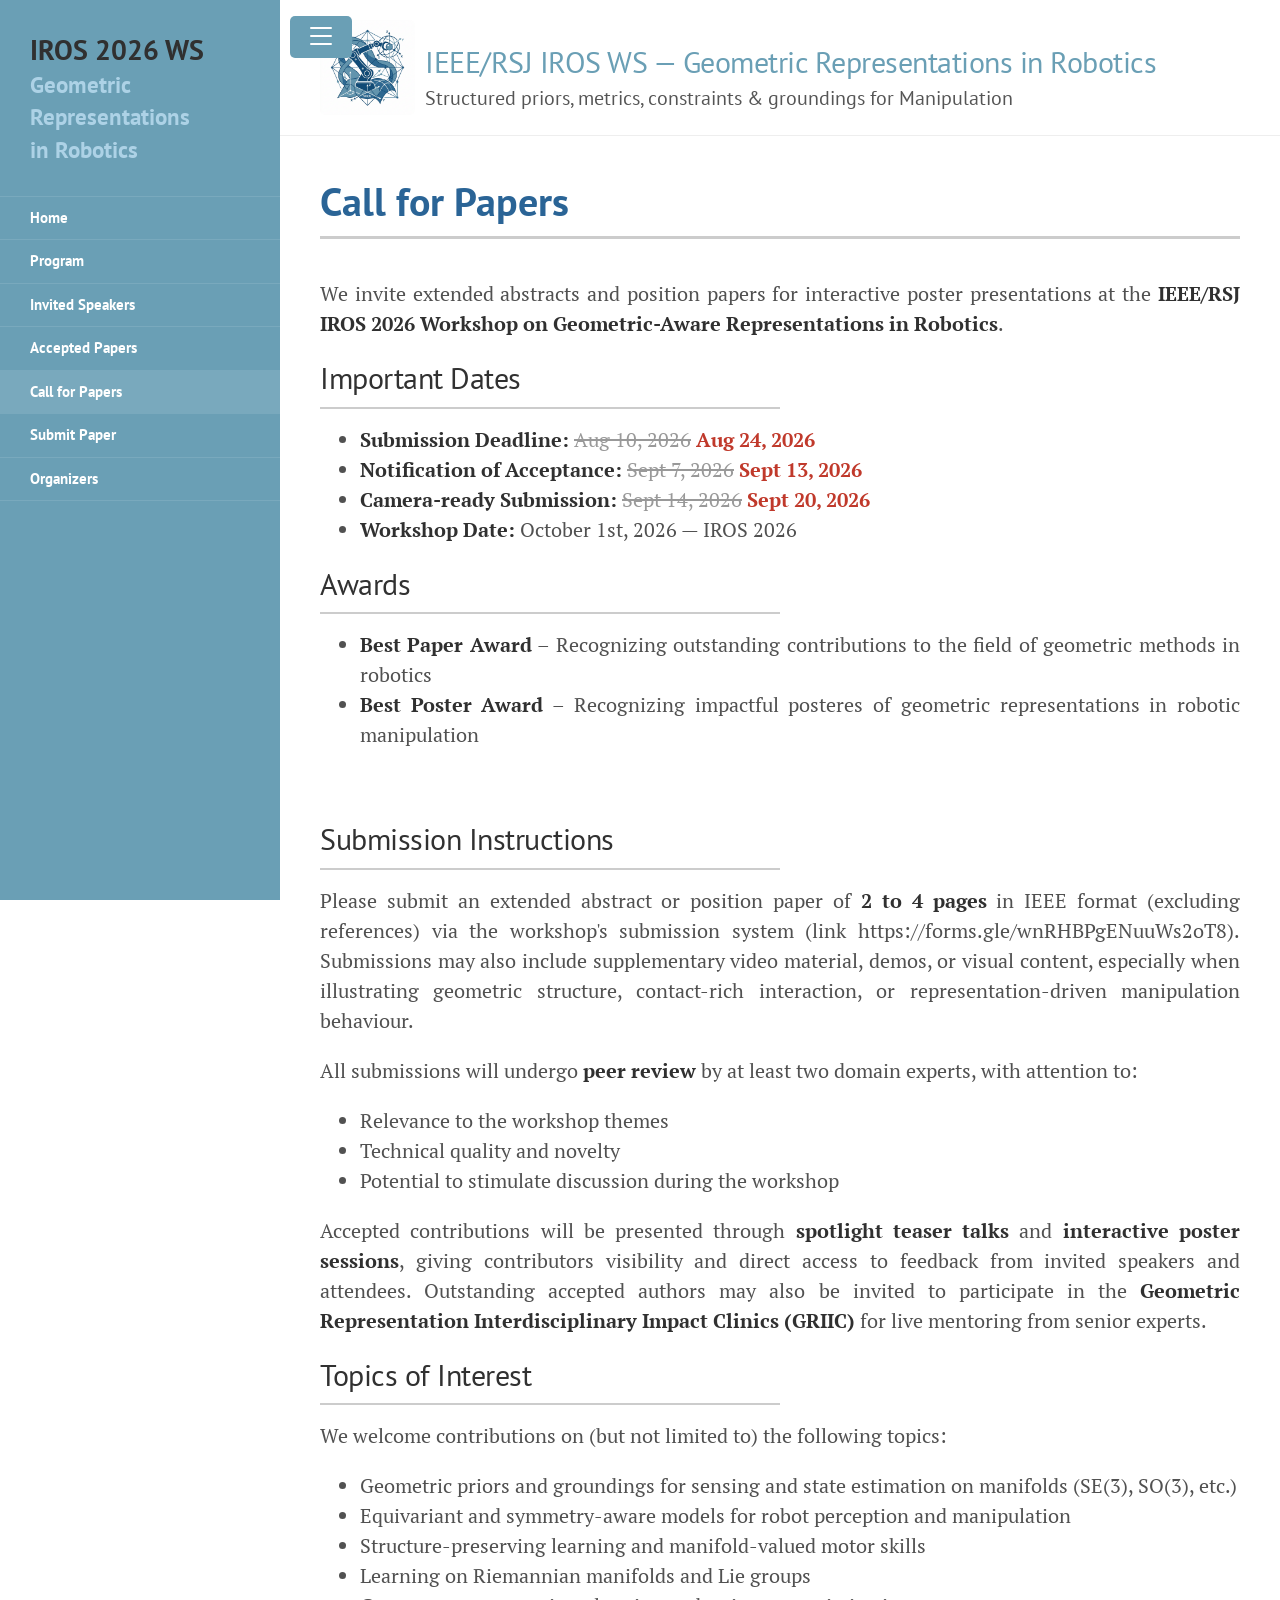
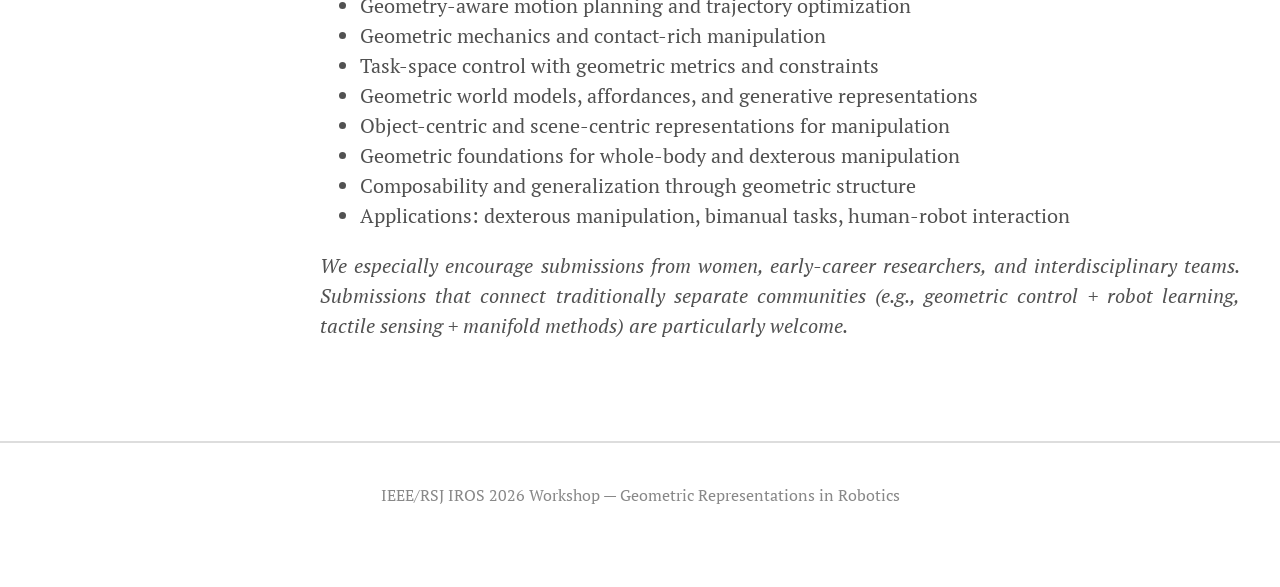
<file: cfp.html>
<!DOCTYPE html>
<html lang="en-us">

<head>
    <meta charset="utf-8">
    <title>Call for Papers - IEEE/RSJ IROS WS - Geometric Representations in Robotics</title>
    <meta name="description"
        content="Call for Papers for the 2nd Workshop on Geometric-Aware Representations for Manipulation at IROS 2026.">
    <meta name="viewport" content="width=device-width, initial-scale=1">
    <link rel="stylesheet" href="/public/css/poole.css">
    <link rel="stylesheet" href="/public/css/lanyon.css">
    <link rel="stylesheet" href="/public/css/syntax.css">
    <link
        href="https://fonts.googleapis.com/css2?family=PT+Serif:ital,wght@0,400;0,700;1,400&family=PT+Sans:wght@400;700&display=swap"
        rel="stylesheet">
    <style>
        .container.content {
            padding-bottom: 1rem !important;
            margin-bottom: 1rem !important;
        }

        .wrap {
            margin-bottom: 1rem;
        }

        body {
            margin-bottom: 1rem;
        }

        .section-divider-small {
            width: 50%;
            margin-left: 0;
            border: none;
            height: 2px;
            background: #ccc;
            margin-top: 0.2rem;
            margin-bottom: 0.8rem;
        }

        .container.content p,
        .container.content li {
            text-align: justify;
        }
    </style>
</head>

<body class="theme-base-0d sidebar-overlay">
    <input type="checkbox" class="sidebar-checkbox" id="sidebar-checkbox">

    <div class="sidebar" id="sidebar">
        <div class="sidebar-item">
            <p style="font-size: 1.1rem; line-height: 1.4;">
                <strong style="font-size: 1.4rem;">IROS 2026 WS</strong><br>
                <strong style="font-size: 1.15rem; color: rgb(173, 210, 230);">Geometric Representations<br>in
                    Robotics</strong>
            </p>
        </div>
        <nav class="sidebar-nav">
            <a class="sidebar-nav-item" href="/" style="font-weight: bold;">Home</a>
            <a class="sidebar-nav-item" href="/program.html" style="font-weight: bold;">Program</a>
            <a class="sidebar-nav-item" href="/speakers.html" style="font-weight: bold;">Invited Speakers</a>
            <a class="sidebar-nav-item" href="/accepted_papers.html" style="font-weight: bold;">Accepted Papers</a>
            <a class="sidebar-nav-item active" href="/cfp.html" style="font-weight: bold;">Call for Papers</a>
            <a class="sidebar-nav-item" href="/submission.html" style="font-weight: bold;">Submit Paper</a>
            <a class="sidebar-nav-item" href="/organizers.html" style="font-weight: bold;">Organizers</a>
        </nav>
    </div>

    <div class="wrap">
        <div class="masthead">
            <div class="container" style="display: flex; align-items: center; flex-wrap: wrap;">
                <div style="flex: 0 0 auto;">
                    <a href="/"><img src="/images/logo.png" alt="Workshop Logo"
                            style="height: 95px; max-width: 100%;"></a>
                </div>
                <div style="flex: 1; min-width: 200px; padding-left: 0.5rem;">
                    <h3 class="masthead-title" style="margin: 0;">
                        <a href="/" title="Home" style="font-size: 1.5rem;">IEEE/RSJ IROS WS — Geometric Representations
                            in Robotics</a><br>
                        <small style="font-size: 1.0rem; color: #555;">Structured priors, metrics, constraints &amp;
                            groundings for Manipulation</small>
                    </h3>
                </div>
            </div>
        </div>

        <div class="container content">

            <h1>Call for Papers</h1>
            <hr class="section-divider">

            <p>We invite extended abstracts and position papers for interactive poster presentations at the
                <strong>IEEE/RSJ IROS 2026 Workshop on Geometric-Aware Representations in Robotics</strong>.
            </p>

            <h2>Important Dates</h2>
            <hr class="section-divider-small">
            <ul>
                <li><strong>Submission Deadline:</strong> 
                  <del style="color: #999;">Aug 10, 2026</del> 
                  <strong style="color: #c0392b;">Aug 24, 2026</strong>
                </li>
                <li><strong>Notification of Acceptance:</strong>
                  <del style="color: #999;">Sept 7, 2026</del>
                  <strong style="color: #c0392b;">Sept 13, 2026</strong>
                </li>
                <li><strong>Camera-ready Submission:</strong> 
                  <del style="color: #999;">Sept 14, 2026</del>                    
                  <strong style="color: #c0392b;">Sept 20, 2026</strong>
                </li>
                <li><strong>Workshop Date:</strong> October 1st, 2026 — IROS 2026</li>
            </ul>

            <h2>Awards</h2>
            <hr class="section-divider-small">
            <ul>
                <li><strong>Best Paper Award</strong> – Recognizing outstanding contributions to the
                    field of geometric methods in robotics</li>
                <li><strong>Best Poster Award</strong> – Recognizing impactful posteres of geometric
                    representations in robotic manipulation</li>
            </ul>
            <br>

            <h2>Submission Instructions</h2>
            <hr class="section-divider-small">
            <p>Please submit an extended abstract or position paper of <strong>2 to 4 pages</strong> in IEEE format
                (excluding references) via the workshop's submission system (link https://forms.gle/wnRHBPgENuuWs2oT8). Submissions may also
                include supplementary video material, demos, or visual content, especially when illustrating geometric
                structure, contact-rich interaction, or representation-driven manipulation behaviour.</p>

            <p>All submissions will undergo <strong>peer review</strong> by at least two domain experts, with attention
                to:</p>
            <ul>
                <li>Relevance to the workshop themes</li>
                <li>Technical quality and novelty</li>
                <li>Potential to stimulate discussion during the workshop</li>
            </ul>

            <p>Accepted contributions will be presented through <strong>spotlight teaser talks</strong> and
                <strong>interactive poster sessions</strong>, giving contributors visibility and direct access to
                feedback from invited speakers and attendees. Outstanding accepted authors may also be invited to
                participate in the <strong>Geometric Representation Interdisciplinary Impact Clinics (GRIIC)</strong> for live mentoring from
                senior experts.
            </p>

            <h2>Topics of Interest</h2>
            <hr class="section-divider-small">
            <p>We welcome contributions on (but not limited to) the following topics:</p>
            <ul>
                <li>Geometric priors and groundings for sensing and state estimation on manifolds (SE(3), SO(3), etc.)
                </li>
                <li>Equivariant and symmetry-aware models for robot perception and manipulation</li>
                <li>Structure-preserving learning and manifold-valued motor skills</li>
                <li>Learning on Riemannian manifolds and Lie groups</li>
                <li>Geometry-aware motion planning and trajectory optimization</li>
                <li>Geometric mechanics and contact-rich manipulation</li>
                <li>Task-space control with geometric metrics and constraints</li>
                <li>Geometric world models, affordances, and generative representations</li>
                <li>Object-centric and scene-centric representations for manipulation</li>
                <li>Geometric foundations for whole-body and dexterous manipulation</li>
                <li>Composability and generalization through geometric structure</li>
                <li>Applications: dexterous manipulation, bimanual tasks, human-robot interaction</li>
            </ul>

            <p><em>We especially encourage submissions from women, early-career researchers, and interdisciplinary
                    teams. Submissions that connect traditionally separate communities (e.g., geometric control + robot
                    learning, tactile sensing + manifold methods) are particularly welcome.</em></p>

        </div>
    </div>

    <label for="sidebar-checkbox" class="sidebar-toggle"></label>

    <div style="margin-top: 3rem; padding: 2rem 0; border-top: 2px solid #ddd;">
        <div class="container" style="text-align: center;">
            <p style="color:#888; font-size:0.8rem;">IEEE/RSJ IROS 2026 Workshop — Geometric Representations in Robotics
            </p>
        </div>
    </div>

    <script src='/public/js/script.js'></script>
</body>

</html>
</file>
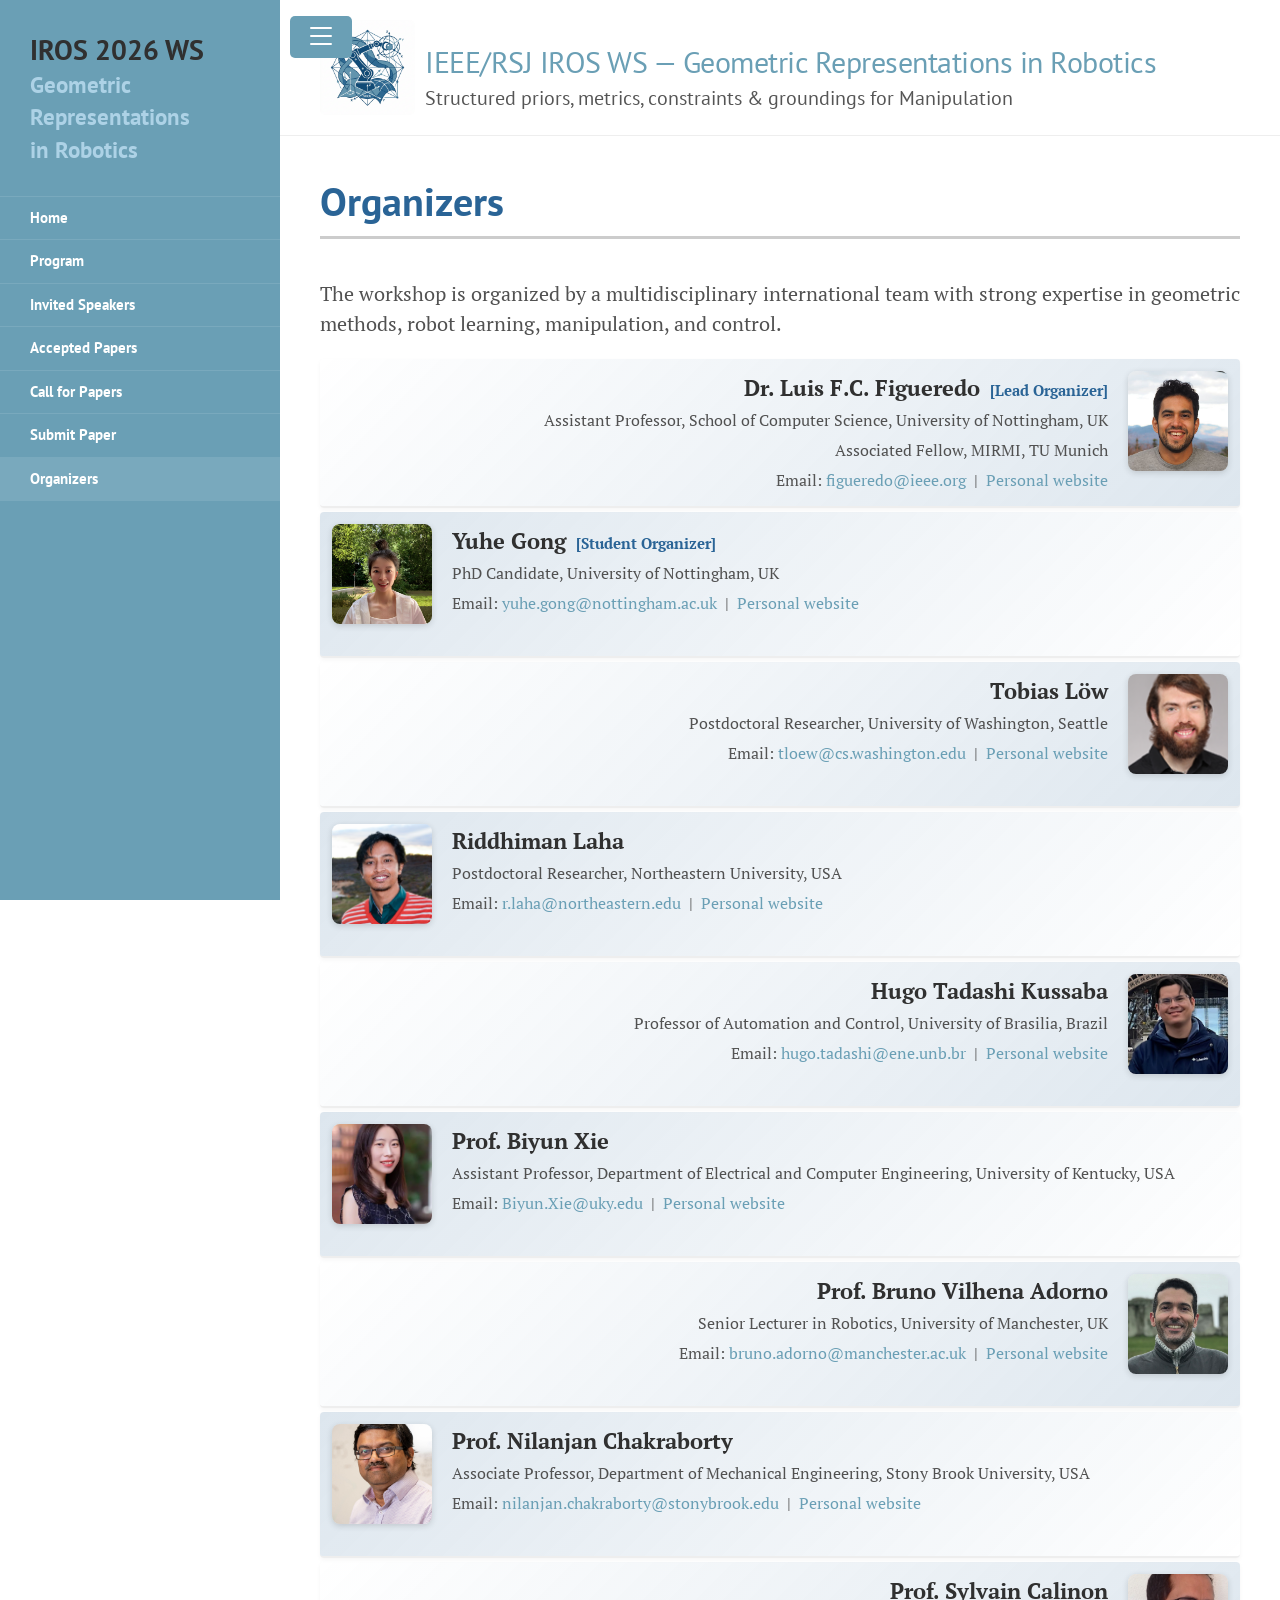
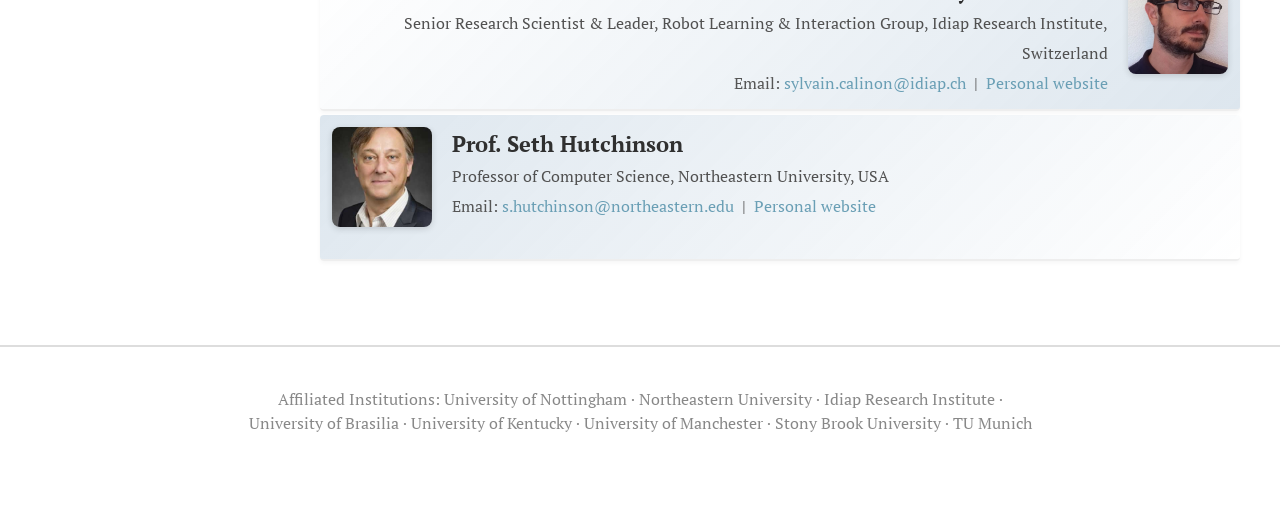
<file: organizers.html>
<!DOCTYPE html>
<html lang="en-us">

<head>
    <meta charset="utf-8">
    <title>Organizers - IEEE/RSJ IROS WS - Geometric Representations in Robotics</title>
    <meta name="description"
        content="Organizers of the 2nd Workshop on Geometric-Aware Representations for Manipulation at IROS 2026.">
    <meta name="viewport" content="width=device-width, initial-scale=1">
    <link rel="stylesheet" href="/public/css/poole.css">
    <link rel="stylesheet" href="/public/css/lanyon.css">
    <link rel="stylesheet" href="/public/css/syntax.css">
    <link
        href="https://fonts.googleapis.com/css2?family=PT+Serif:ital,wght@0,400;0,700;1,400&family=PT+Sans:wght@400;700&display=swap"
        rel="stylesheet">
    <style>
        .container.content {
            padding-bottom: 1rem !important;
            margin-bottom: 1rem !important;
        }

        .wrap {
            margin-bottom: 1rem;
        }

        body {
            margin-bottom: 1rem;
        }

        .organizer-row {
            margin-bottom: 0.2rem;
            padding: 0.6rem;
            border-radius: 4px;
            display: flex;
            align-items: flex-start;
            gap: 1rem;
        }

        .organizer-row:nth-child(even) {
            background: linear-gradient(135deg, transparent 0%, rgba(42, 100, 150, 0.08) 50%, rgba(42, 100, 150, 0.16) 100%);
        }

        .organizer-row:nth-child(odd) {
            background: linear-gradient(135deg, rgba(42, 100, 150, 0.16) 0%, rgba(42, 100, 150, 0.08) 50%, transparent 100%);
        }

        .org-photo {
            flex-shrink: 0;
            width: 100px;
            height: 100px;
            object-fit: cover;
            border-radius: 8px;
            box-shadow: 0 2px 6px rgba(0, 0, 0, 0.15);
        }

        .org-info {
            flex: 1;
        }

        .container.content p,
        .container.content li {
            text-align: justify;
        }
    </style>
</head>

<body class="theme-base-0d sidebar-overlay">
    <input type="checkbox" class="sidebar-checkbox" id="sidebar-checkbox">

    <div class="sidebar" id="sidebar">
        <div class="sidebar-item">
            <p style="font-size: 1.1rem; line-height: 1.4;">
                <strong style="font-size: 1.4rem;">IROS 2026 WS</strong><br>
                <strong style="font-size: 1.15rem; color: rgb(173, 210, 230);">Geometric Representations<br>in
                    Robotics</strong>
            </p>
        </div>
        <nav class="sidebar-nav">
            <a class="sidebar-nav-item" href="/" style="font-weight: bold;">Home</a>
            <a class="sidebar-nav-item" href="/program.html" style="font-weight: bold;">Program</a>
            <a class="sidebar-nav-item" href="/speakers.html" style="font-weight: bold;">Invited Speakers</a>
            <a class="sidebar-nav-item" href="/accepted_papers.html" style="font-weight: bold;">Accepted Papers</a>
            <a class="sidebar-nav-item" href="/cfp.html" style="font-weight: bold;">Call for Papers</a>
            <a class="sidebar-nav-item" href="/submission.html" style="font-weight: bold;">Submit Paper</a>
            <a class="sidebar-nav-item active" href="/organizers.html" style="font-weight: bold;">Organizers</a>
        </nav>
    </div>

    <div class="wrap">
        <div class="masthead">
            <div class="container" style="display: flex; align-items: center; flex-wrap: wrap;">
                <div style="flex: 0 0 auto;">
                    <a href="/"><img src="/images/logo.png" alt="Workshop Logo"
                            style="height: 95px; max-width: 100%;"></a>
                </div>
                <div style="flex: 1; min-width: 200px; padding-left: 0.5rem;">
                    <h3 class="masthead-title" style="margin: 0;">
                        <a href="/" title="Home" style="font-size: 1.5rem;">IEEE/RSJ IROS WS — Geometric Representations
                            in Robotics</a><br>
                        <small style="font-size: 1.0rem; color: #555;">Structured priors, metrics, constraints &amp;
                            groundings for Manipulation</small>
                    </h3>
                </div>
            </div>
        </div>

        <div class="container content">

            <h1>Organizers</h1>
            <hr class="section-divider">
            <p>The workshop is organized by a multidisciplinary international team with strong expertise in geometric
                methods, robot learning, manipulation, and control.</p>

            <div class="organizer-row">
                <img src="/images/org_figueredo.jpg" alt="Luis Figueredo" class="org-photo"
                    onerror="this.src='https://via.placeholder.com/100x100/2a6496/ffffff?text=LF'">
                <div class="org-info">
                    <strong>Dr. Luis F.C. Figueredo</strong> &nbsp;<span
                        style="font-size:0.75rem;color:#2a6496;font-weight:bold;">[Lead Organizer]</span><br>
                    <span style="font-size:0.8rem;">Assistant Professor, School of Computer Science, University of
                        Nottingham, UK</span><br>
                    <span style="font-size:0.8rem;">Associated Fellow, MIRMI, TU Munich</span><br>
                    <span style="font-size:0.78rem;color:#555;">
                        Email: <a href="mailto:figueredo@ieee.org">figueredo@ieee.org</a> &nbsp;|&nbsp;
                        <a href="https://www.luisfigueredo.com/">Personal website</a>
                    </span>
                </div>
            </div>

            <div class="organizer-row">
                <img src="/images/org_gong.png" alt="Yuhe Gong" class="org-photo"
                    onerror="this.src='https://via.placeholder.com/100x100/6a9fb5/ffffff?text=YG'">
                <div class="org-info">
                    <strong>Yuhe Gong</strong> &nbsp;<span
                        style="font-size:0.75rem;color:#2a6496;font-weight:bold;">[Student Organizer]</span><br>
                    <span style="font-size:0.8rem;">PhD Candidate, University of Nottingham, UK</span><br>
                    <span style="font-size:0.78rem;color:#555;">
                        Email: <a href="mailto:yuhe.gong@nottingham.ac.uk">yuhe.gong@nottingham.ac.uk</a> &nbsp;|&nbsp;
                        <a href="https://yuhegong.github.io/">Personal website</a>
                    </span>
                </div>
            </div>


            <div class="organizer-row">
                <img src="/images/org_loew.png" alt="Tobias Löw" class="org-photo"
                    onerror="this.src='https://via.placeholder.com/100x100/6a9fb5/ffffff?text=TL'">
                <div class="org-info">
                    <strong>Tobias Löw</strong><br>
                    <span style="font-size:0.8rem;">Postdoctoral Researcher, University of Washington,
                        Seattle</span><br>
                    <span style="font-size:0.78rem;color:#555;">
                        Email: <a href="mailto:tloew@cs.washington.edu">tloew@cs.washington.edu</a> &nbsp;|&nbsp;
                        <a href="https://www.tobiloew.ch/">Personal website</a>
                    </span>
                </div>
            </div>

            <div class="organizer-row">
                <img src="/images/RL_foto.png" alt="Riddhiman Laha" class="org-photo"
                    onerror="this.src='https://via.placeholder.com/100x100/6a9fb5/ffffff?text=RL'">
                <div class="org-info">
                    <strong>Riddhiman Laha</strong><br>
                    <span style="font-size:0.8rem;">Postdoctoral Researcher, Northeastern University, USA</span><br>
                    <span style="font-size:0.78rem;color:#555;">
                        Email: <a href="mailto:r.laha@northeastern.edu">r.laha@northeastern.edu</a> &nbsp;|&nbsp;
                        <a href="https://sites.google.com/view/riddhimanlaha">Personal website</a>
                    </span>
                </div>
            </div>

            <div class="organizer-row">
                <img src="/images/org_kussaba.jpg" alt="Hugo Tadashi Kussaba" class="org-photo"
                    onerror="this.src='https://via.placeholder.com/100x100/6a9fb5/ffffff?text=HK'">
                <div class="org-info">
                    <strong>Hugo Tadashi Kussaba</strong><br>
                    <span style="font-size:0.8rem;">Professor of Automation and Control, University of Brasilia,
                        Brazil</span><br>
                    <span style="font-size:0.78rem;color:#555;">
                        Email: <a href="mailto:hugo.tadashi@ene.unb.br">hugo.tadashi@ene.unb.br</a> &nbsp;|&nbsp;
                        <a href="https://htadashi.github.io/">Personal website</a>
                    </span>
                </div>
            </div>

            <div class="organizer-row">
                <img src="/images/org_biyun.jpg" alt="Biyun Xie" class="org-photo"
                    onerror="this.src='https://via.placeholder.com/100x100/6a9fb5/ffffff?text=BX'">
                <div class="org-info">
                    <strong>Prof. Biyun Xie</strong><br>
                    <span style="font-size:0.8rem;">Assistant Professor, Department of Electrical and Computer
                        Engineering, University of Kentucky, USA</span><br>
                    <span style="font-size:0.78rem;color:#555;">
                        Email: <a href="mailto:Biyun.Xie@uky.edu">Biyun.Xie@uky.edu</a> &nbsp;|&nbsp;
                        <a href="https://engr.uky.edu/people/biyun-xie">Personal website</a>
                    </span>
                </div>
            </div>

            <div class="organizer-row">
                <img src="/images/org_adorno.jpg" alt="Bruno Adorno" class="org-photo"
                    onerror="this.src='https://via.placeholder.com/100x100/6a9fb5/ffffff?text=BA'">
                <div class="org-info">
                    <strong>Prof. Bruno Vilhena Adorno</strong><br>
                    <span style="font-size:0.8rem;">Senior Lecturer in Robotics, University of Manchester, UK</span><br>
                    <span style="font-size:0.78rem;color:#555;">
                        Email: <a href="mailto:bruno.adorno@manchester.ac.uk">bruno.adorno@manchester.ac.uk</a>
                        &nbsp;|&nbsp;
                        <a href="https://personalpages.manchester.ac.uk/staff/Bruno.Adorno/">Personal website</a>
                    </span>
                </div>
            </div>

            <div class="organizer-row">
                <img src="/images/org_chakraborty.jpg" alt="Nilanjan Chakraborty" class="org-photo"
                    onerror="this.src='https://via.placeholder.com/100x100/6a9fb5/ffffff?text=NC'">
                <div class="org-info">
                    <strong>Prof. Nilanjan Chakraborty</strong><br>
                    <span style="font-size:0.8rem;">Associate Professor, Department of Mechanical Engineering, Stony
                        Brook University, USA</span><br>
                    <span style="font-size:0.78rem;color:#555;">
                        Email: <a
                            href="mailto:nilanjan.chakraborty@stonybrook.edu">nilanjan.chakraborty@stonybrook.edu</a>
                        &nbsp;|&nbsp;
                        <a href="https://sites.google.com/a/stonybrook.edu/nilanjan/home">Personal website</a>
                    </span>
                </div>
            </div>

            <div class="organizer-row">
                <img src="/images/org_calinon.jpg" alt="Sylvain Calinon" class="org-photo"
                    onerror="this.src='https://via.placeholder.com/100x100/6a9fb5/ffffff?text=SC'">
                <div class="org-info">
                    <strong>Prof. Sylvain Calinon</strong><br>
                    <span style="font-size:0.8rem;">Senior Research Scientist &amp; Leader, Robot Learning &amp;
                        Interaction Group, Idiap Research Institute, Switzerland</span><br>
                    <span style="font-size:0.78rem;color:#555;">
                        Email: <a href="mailto:sylvain.calinon@idiap.ch">sylvain.calinon@idiap.ch</a> &nbsp;|&nbsp;
                        <a href="https://calinon.ch/">Personal website</a>
                    </span>
                </div>
            </div>

            <div class="organizer-row">
                <img src="/images/org_hutchinson.jpg" alt="Seth Hutchinson" class="org-photo"
                    onerror="this.src='https://via.placeholder.com/100x100/6a9fb5/ffffff?text=SH'">
                <div class="org-info">
                    <strong>Prof. Seth Hutchinson</strong><br>
                    <span style="font-size:0.8rem;">Professor of Computer Science, Northeastern University,
                        USA</span><br>
                    <span style="font-size:0.78rem;color:#555;">
                        Email: <a href="mailto:s.hutchinson@northeastern.edu">s.hutchinson@northeastern.edu</a>
                        &nbsp;|&nbsp;
                        <a href="https://coe.northeastern.edu/people/hutchinson-seth/">Personal website</a>
                    </span>
                </div>
            </div>

        </div>
    </div>

    <label for="sidebar-checkbox" class="sidebar-toggle"></label>

    <div style="margin-top: 3rem; padding: 2rem 0; border-top: 2px solid #ddd;">
        <div class="container" style="text-align: center;">
            <p style="color:#888; font-size:0.8rem;">Affiliated Institutions: University of Nottingham · Northeastern
                University · Idiap Research Institute · University of Brasilia · University of Kentucky · University of
                Manchester · Stony Brook University · TU Munich</p>
        </div>
    </div>

    <script src='/public/js/script.js'></script>
</body>

</html>
</file>
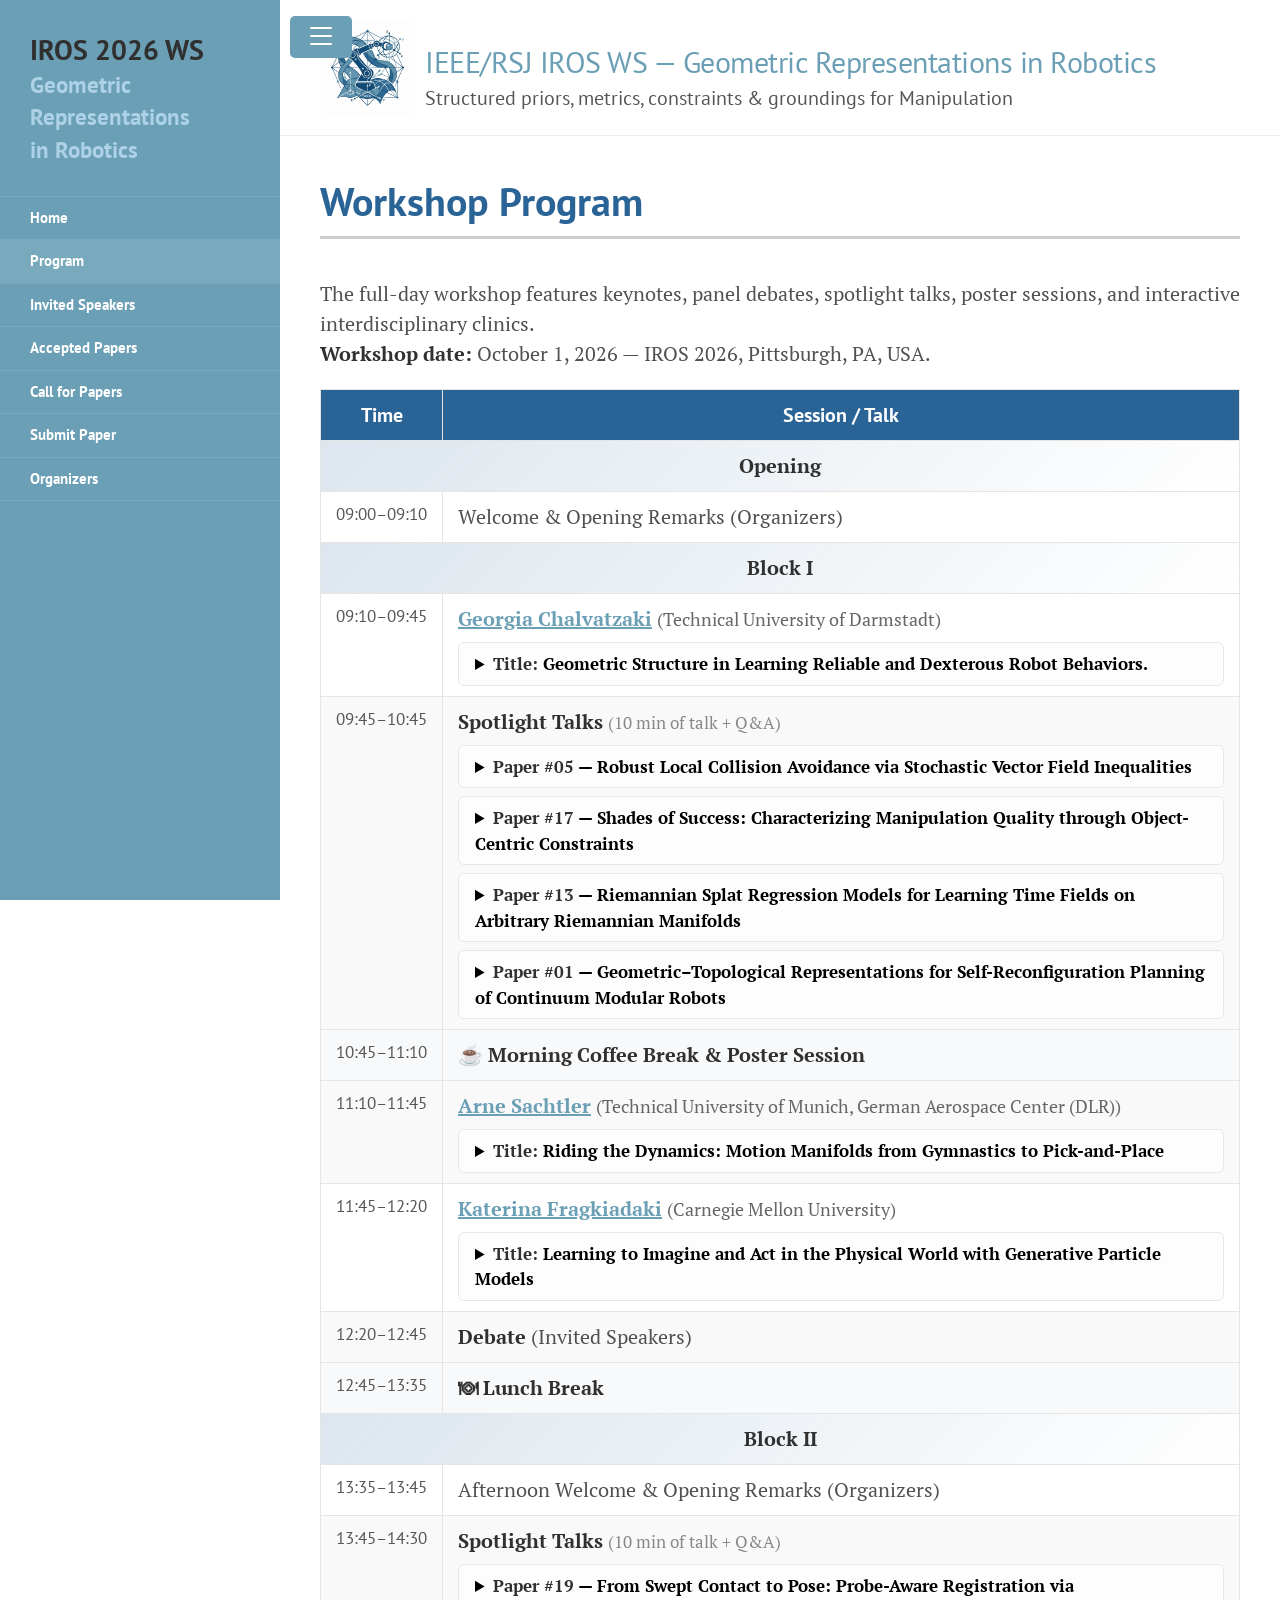
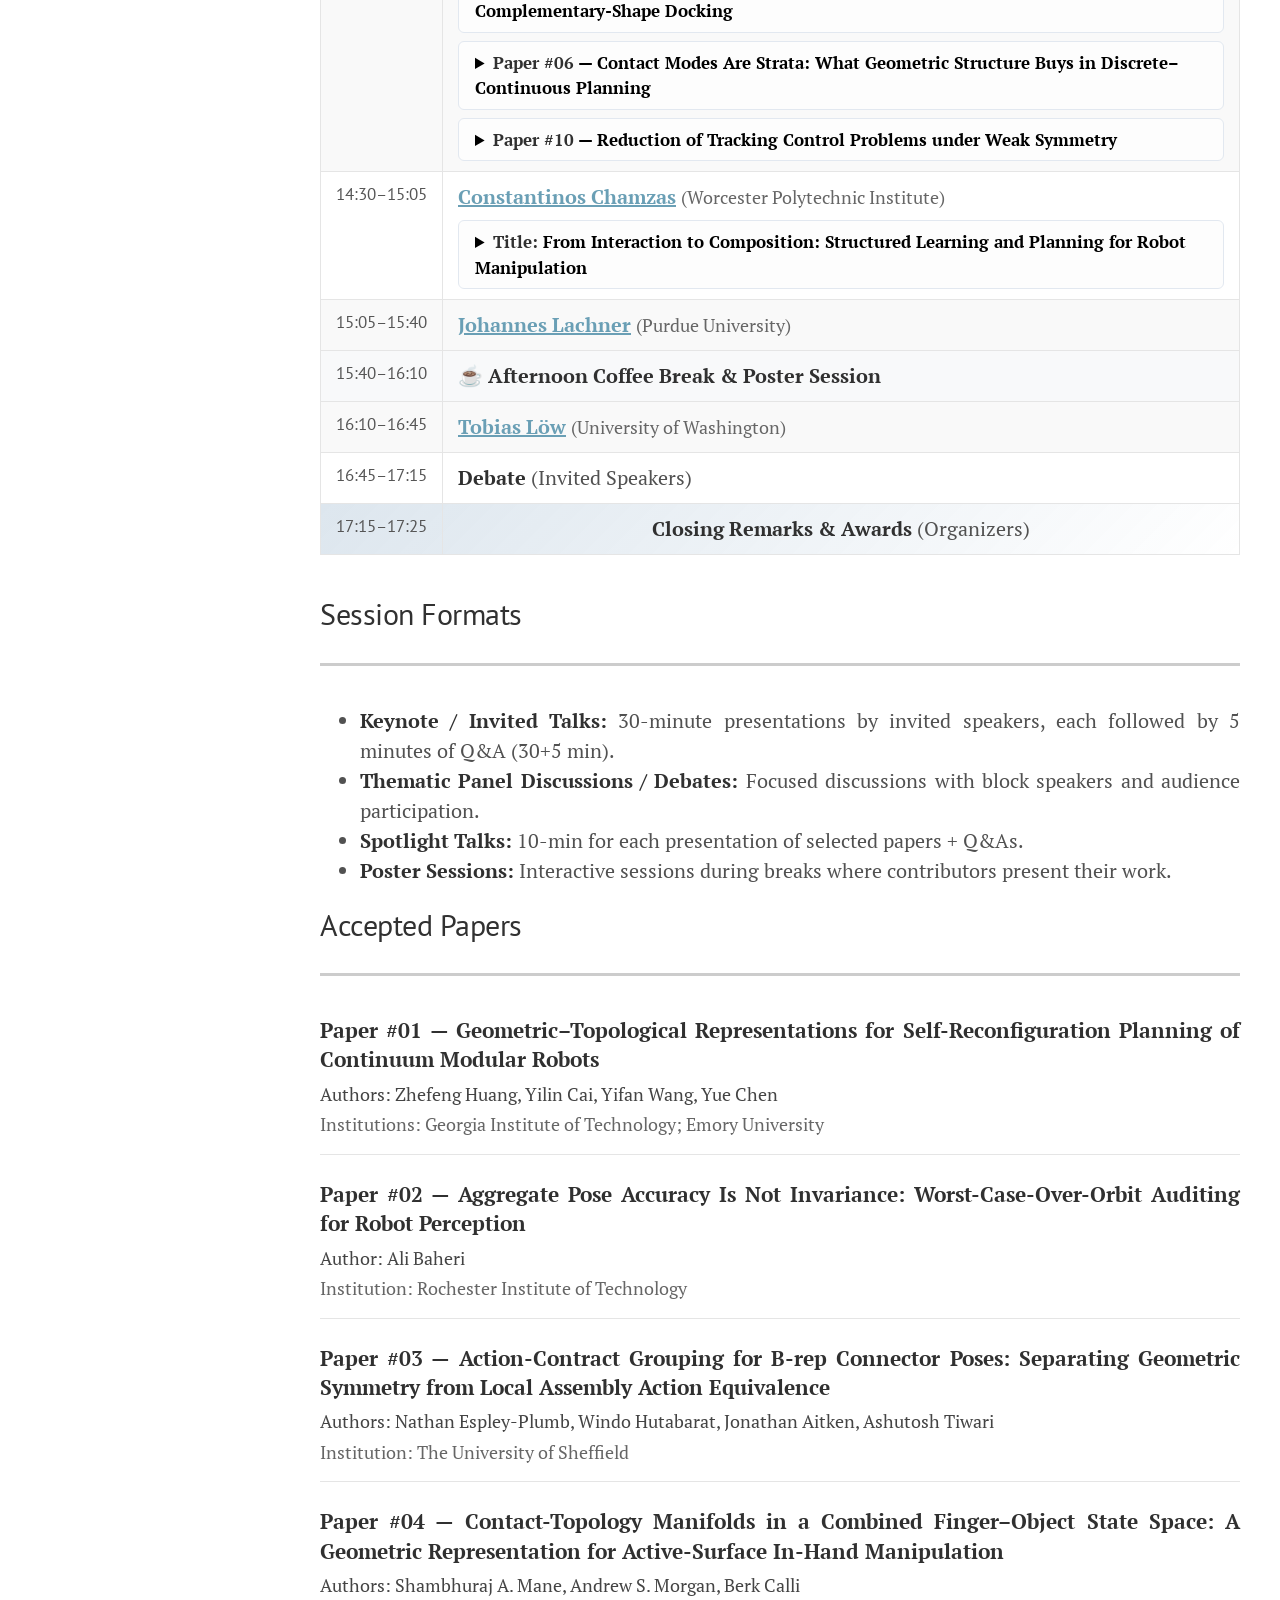
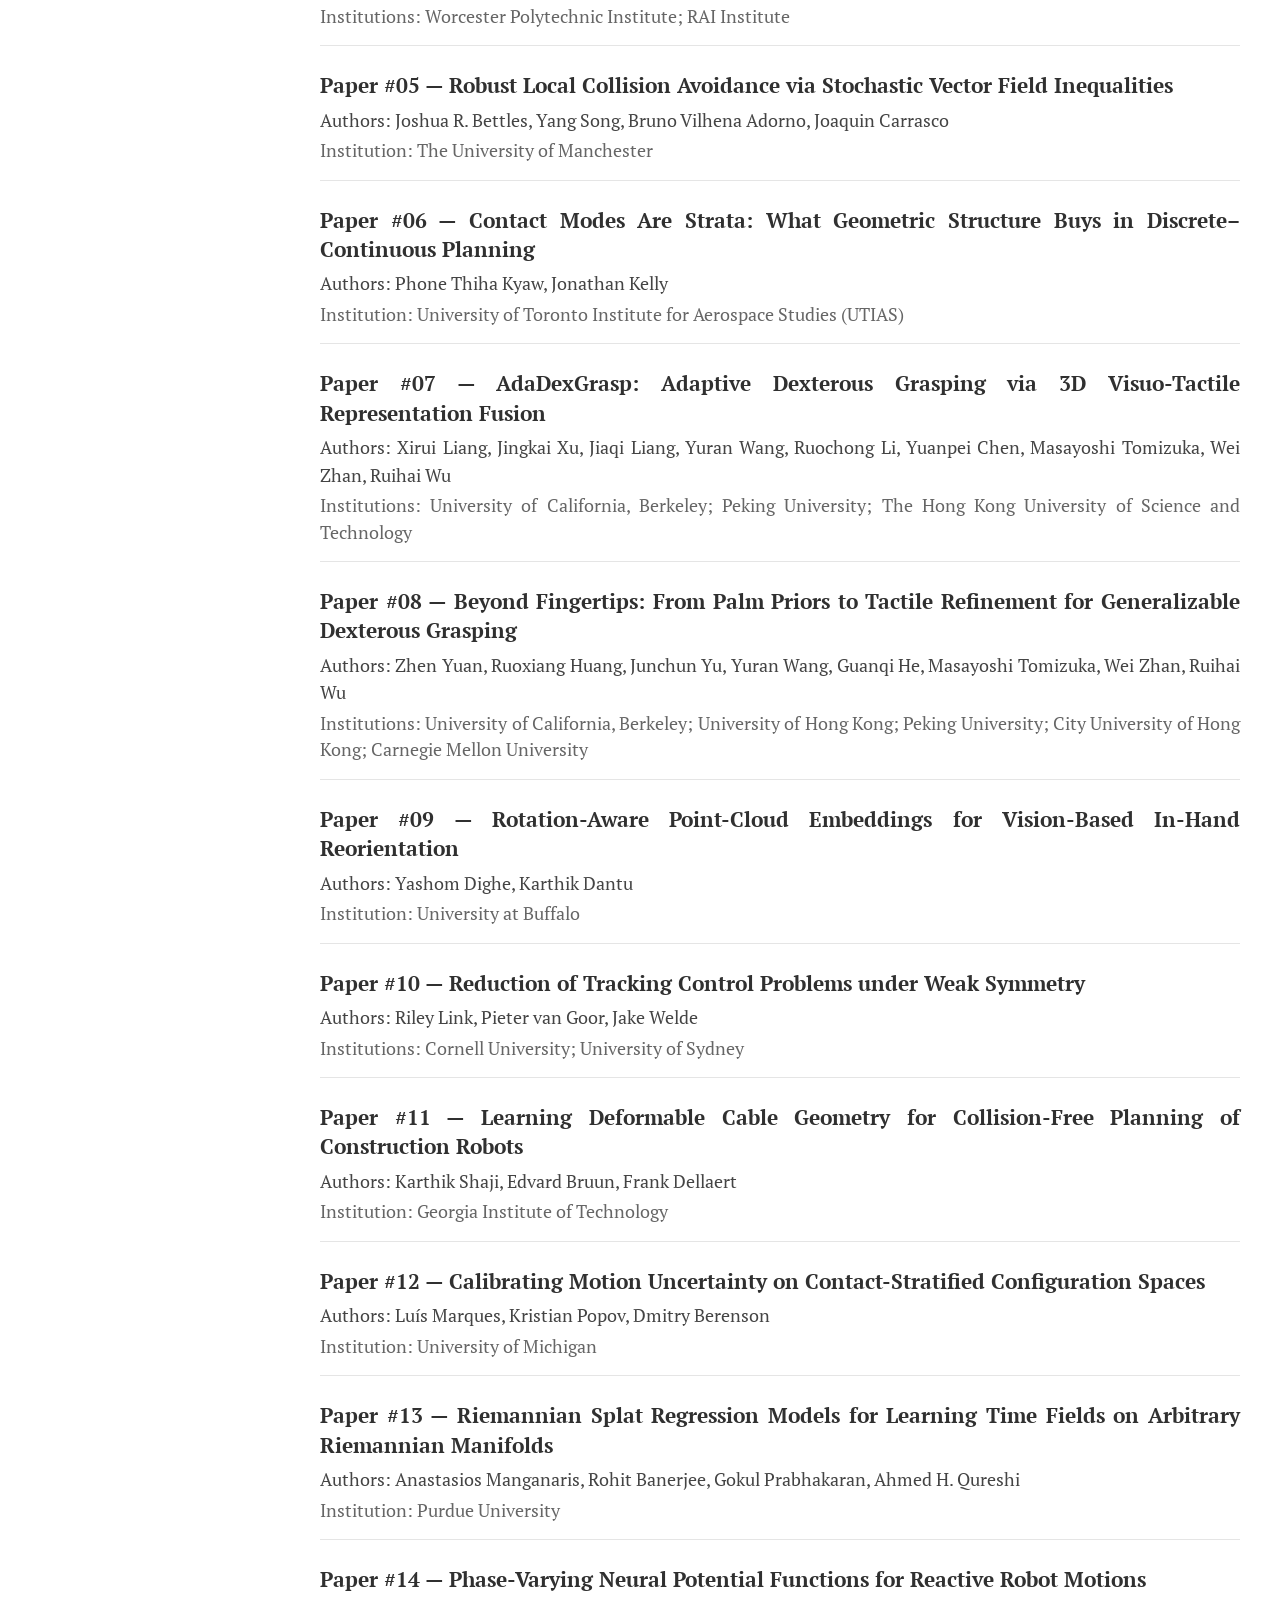
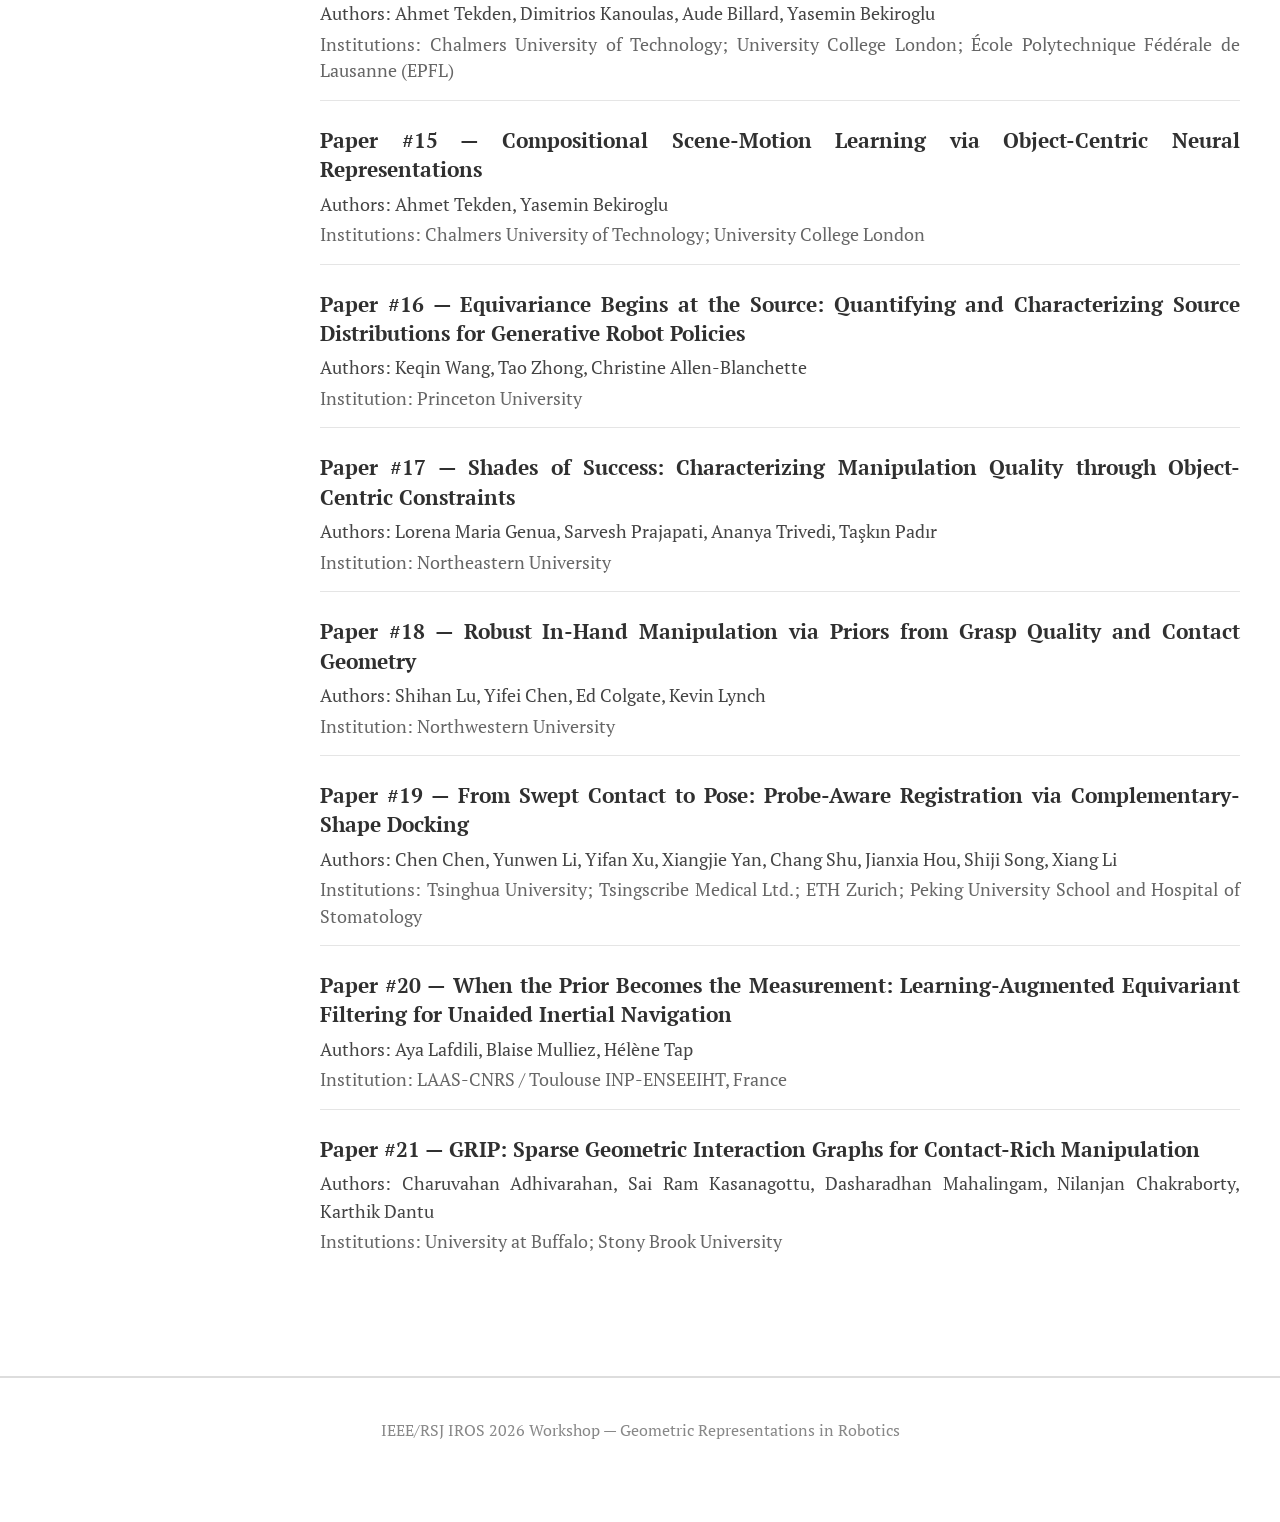
<file: program.html>
<!DOCTYPE html>
<html lang="en-us">

<head>
    <meta charset="utf-8">
    <title>Workshop Program - IEEE/RSJ IROS WS - Geometric Representations in Robotics</title>
    <meta name="description"
        content="Program schedule for the 2nd Workshop on Geometric-Aware Representations for Manipulation at IROS 2026.">
    <meta name="viewport" content="width=device-width, initial-scale=1">
    <link rel="stylesheet" href="/public/css/poole.css">
    <link rel="stylesheet" href="/public/css/lanyon.css">
    <link rel="stylesheet" href="/public/css/syntax.css">
    <link
        href="https://fonts.googleapis.com/css2?family=PT+Serif:ital,wght@0,400;0,700;1,400&family=PT+Sans:wght@400;700&display=swap"
        rel="stylesheet">
    <style>
        .container.content {
            padding-bottom: 1rem !important;
            margin-bottom: 1rem !important;
        }

        .wrap {
            margin-bottom: 1rem;
        }

        body {
            margin-bottom: 1rem;
        }

        .container.content p,
        .container.content li {
            text-align: justify;
        }

        table.program-table {
            border-collapse: collapse;
            width: 100%;
            margin-bottom: 2rem;
        }

        table.program-table tr.gradient-row-blue {
            background: linear-gradient(135deg, rgba(42, 100, 150, 0.16) 0%, rgba(42, 100, 150, 0.08) 50%, transparent 100%) !important;
        }

        table.program-table tr.gradient-row-blue td {
            background: transparent !important;
            text-align: center !important;
        }

        table.program-table td,
        table.program-table th {
            padding: 0.5rem 0.75rem;
            vertical-align: top;
        }

        table.program-table th {
            background: #2a6496 !important;
            color: white !important;
            font-family: "PT Sans", sans-serif;
        }

        table.program-table thead tr {
            background: #2a6496 !important;
        }

        table.program-table thead th {
            background: #2a6496 !important;
            color: white !important;
        }

        table.program-table td.time-col {
            white-space: nowrap;
            font-size: 0.85rem;
            color: #555;
            width: 110px;
            min-width: 110px;
            font-family: "PT Sans", sans-serif;
        }

        .break-row td {
            background: #f8f9fa;
            color: #444;
            font-style: normal;
        }

        .speaker-link {
            color: #0b3c5d;
            font-weight: bold;
            text-decoration: underline;
        }

        .speaker-link:hover {
            color: #2a6496;
            text-decoration: underline;
        }

        .talk-details {
            margin-top: 0.4rem;
            background: #fdfdfd;
            border: 1px solid #e2e8f0;
            border-radius: 6px;
            padding: 0.4rem 0.8rem;
            font-size: 0.85rem;
        }

        .talk-details summary {
            cursor: pointer;
            color: #000000;
            font-weight: 600;
        }

        .talk-details summary:hover {
            color: #000000;
            text-decoration: underline;
        }

        .talk-body {
            margin-top: 0.4rem;
            color: #333;
            font-size: 0.82rem;
            line-height: 1.4;
        }
    </style>
</head>

<body class="theme-base-0d sidebar-overlay">
    <input type="checkbox" class="sidebar-checkbox" id="sidebar-checkbox">

    <div class="sidebar" id="sidebar">
        <div class="sidebar-item">
            <p style="font-size: 1.1rem; line-height: 1.4;">
                <strong style="font-size: 1.4rem;">IROS 2026 WS</strong><br>
                <strong style="font-size: 1.15rem; color: rgb(173, 210, 230);">Geometric Representations<br>in
                    Robotics</strong>
            </p>
        </div>
        <nav class="sidebar-nav">
            <a class="sidebar-nav-item" href="/" style="font-weight: bold;">Home</a>
            <a class="sidebar-nav-item active" href="/program.html" style="font-weight: bold;">Program</a>
            <a class="sidebar-nav-item" href="/speakers.html" style="font-weight: bold;">Invited Speakers</a>
            <a class="sidebar-nav-item" href="/accepted_papers.html" style="font-weight: bold;">Accepted Papers</a>
            <a class="sidebar-nav-item" href="/cfp.html" style="font-weight: bold;">Call for Papers</a>
            <a class="sidebar-nav-item" href="/submission.html" style="font-weight: bold;">Submit Paper</a>
            <a class="sidebar-nav-item" href="/organizers.html" style="font-weight: bold;">Organizers</a>
        </nav>
    </div>

    <div class="wrap">
        <div class="masthead">
            <div class="container" style="display: flex; align-items: center; flex-wrap: wrap;">
                <div style="flex: 0 0 auto;">
                    <a href="/"><img src="/images/logo.png" alt="Workshop Logo"
                            style="height: 95px; max-width: 100%;"></a>
                </div>
                <div style="flex: 1; min-width: 200px; padding-left: 0.5rem;">
                    <h3 class="masthead-title" style="margin: 0;">
                        <a href="/" title="Home" style="font-size: 1.5rem;">IEEE/RSJ IROS WS — Geometric Representations
                            in Robotics</a><br>
                        <small style="font-size: 1.0rem; color: #555;">Structured priors, metrics, constraints &amp;
                            groundings for Manipulation</small>
                    </h3>
                </div>
            </div>
        </div>

        <div class="container content">

            <h1>Workshop Program</h1>
            <hr class="section-divider">

            <p>The full-day workshop features keynotes, panel debates, spotlight talks, poster sessions, and interactive interdisciplinary clinics.<br>
            <strong>Workshop date:</strong> October 1, 2026 — IROS 2026, Pittsburgh, PA, USA.</p>

            <table class="program-table">
                <thead>
                    <tr>
                        <th class="time-col">Time</th>
                        <th>Session / Talk</th>
                    </tr>
                </thead>
                <tbody>
                    <tr class="gradient-row-blue">
                        <td colspan="2"><strong>Opening</strong></td>
                    </tr>
                    <tr>
                        <td class="time-col">09:00–09:10</td>
                        <td>Welcome &amp; Opening Remarks (Organizers)</td>
                    </tr>

                    <tr class="gradient-row-blue">
                        <td colspan="2"><strong>Block I</strong></td>
                    </tr>
                    <tr>
                        <td class="time-col">09:10–09:45</td>
                        <td>
                            <div>
                                <a href="https://pearl-lab.com/people/georgia-chalvatzaki/" target="_blank" rel="noopener noreferrer" class="speaker-link">Georgia Chalvatzaki</a> 
                                <span style="color: #666; font-size: 0.9rem;">(Technical University of Darmstadt)</span>
                            </div>

                            <details class="talk-details">
                                <summary><strong>Title:</strong> Geometric Structure in Learning Reliable and Dexterous Robot Behaviors.</summary>
                                <div class="talk-body">
                                    <p style="margin-bottom: 0.3rem;"><strong>Abstract:</strong></p>
                                    <p style="margin: 0; text-align: justify;">
                                        Learning reliable and dexterous manipulation requires robots to generalize from limited interaction while accounting for uncertainty in their perception of the world. Geometry and embodiment provide strong inductive biases for this learning process, defining relationships that representations and policies should respect.
                                    </p>
                                    <p style="margin: 0.4rem 0 0 0; text-align: justify;">
                                        In this talk, I will present recent work on incorporating geometric structure into robot learning to enable more efficient, transferable, and reliable manipulation skills. I will demonstrate how morphological symmetry can be embedded into reinforcement learning and flow-based policies for dexterous and bimanual manipulation, allowing experience to be shared and transferred across symmetry-related configurations. I will then discuss uncertainty-aware representations that capture distributions over object poses and scene properties, supporting manipulation under occlusion, ambiguity, and partial observability.
                                    </p>
                                    <p style="margin: 0.4rem 0 0 0; text-align: justify;">
                                        Through these examples, I will argue that geometric structure shapes both how robots acquire skills and how they use those skills when their observations are uncertain. I will close with an outlook on how symmetry and uncertainty can jointly inform the development of robot learning systems that generalize reliably in the physical world.
                                    </p>
                                </div>
                            </details>
                        </td>
                    </tr>
                    <tr>
                        <td class="time-col">09:45–10:45</td>
                        <td>
                            <strong>Spotlight Talks</strong> <span style="color: #888; font-size: 0.85rem;">(10 min of talk + Q&amp;A)</span>

                            <details class="talk-details">
                                <summary><strong>Paper #05</strong> — Robust Local Collision Avoidance via Stochastic Vector Field Inequalities</summary>
                                <div class="talk-body">
                                    <p style="margin: 0 0 0.2rem 0;"><strong>Authors:</strong> Joshua R. Bettles, Yang Song, Bruno Vilhena Adorno, Joaquin Carrasco</p>
                                    <p style="margin: 0;"><strong>Institution:</strong> The University of Manchester</p>
                                </div>
                            </details>

                            <details class="talk-details">
                                <summary><strong>Paper #17</strong> — Shades of Success: Characterizing Manipulation Quality through Object-Centric Constraints</summary>
                                <div class="talk-body">
                                    <p style="margin: 0 0 0.2rem 0;"><strong>Authors:</strong> Lorena Maria Genua, Sarvesh Prajapati, Ananya Trivedi, Taşkın Padır</p>
                                    <p style="margin: 0;"><strong>Institution:</strong> Northeastern University</p>
                                </div>
                            </details>

                            <details class="talk-details">
                                <summary><strong>Paper #13</strong> — Riemannian Splat Regression Models for Learning Time Fields on Arbitrary Riemannian Manifolds</summary>
                                <div class="talk-body">
                                    <p style="margin: 0 0 0.2rem 0;"><strong>Authors:</strong> Anastasios Manganaris, Rohit Banerjee, Gokul Prabhakaran, Ahmed H. Qureshi</p>
                                    <p style="margin: 0;"><strong>Institution:</strong> Purdue University</p>
                                </div>
                            </details>

                            <details class="talk-details">
                                <summary><strong>Paper #01</strong> — Geometric–Topological Representations for Self-Reconfiguration Planning of Continuum Modular Robots</summary>
                                <div class="talk-body">
                                    <p style="margin: 0 0 0.2rem 0;"><strong>Authors:</strong> Zhefeng Huang, Yilin Cai, Yifan Wang, Yue Chen</p>
                                    <p style="margin: 0;"><strong>Institutions:</strong> Georgia Institute of Technology; Emory University</p>
                                </div>
                            </details>
                        </td>
                    </tr>

                    <tr class="break-row">
                        <td class="time-col">10:45–11:10</td>
                        <td><strong>☕ Morning Coffee Break &amp; Poster Session</strong></td>
                    </tr>

                    <tr>
                        <td class="time-col">11:10–11:45</td>
                        <td>
                            <div>
                                <a href="https://www.ce.cit.tum.de/rm/people/arne-sachtler/" target="_blank" rel="noopener noreferrer" class="speaker-link">Arne Sachtler</a>
                                <span style="color: #666; font-size: 0.9rem;">(Technical University of Munich, German Aerospace Center (DLR))</span>
                            </div>

                            <details class="talk-details">
                                <summary><strong>Title:</strong> Riding the Dynamics: Motion Manifolds from Gymnastics to Pick-and-Place</summary>
                                <div class="talk-body">
                                    <p style="margin-bottom: 0.3rem;"><strong>Abstract:</strong></p>
                                    <p style="margin: 0; text-align: justify;">
                                        Much of geometric robotics builds structure into the representation. This talk is about structure the robot already has: the metric its kinetic energy defines on configuration space, and the invariant submanifolds its dynamics carve out of the tangent bundle. Natural motion manifolds compactly represent the motions a system performs at low actuation cost, obtained from the conservative dynamics alone, without data. On Mody, a direct-drive double pendulum with a small fraction of the torque it would need to lift itself, this yields large-amplitude gymnastic swings on hardware. Preliminary results extend the idea to cyclic pick-and-place: for light payloads, the task becomes a periodic orbit whose turning points sit at the pick and place locations, leaving actuation to cover only dissipation. An outlook addresses heavier objects, where grasping alters the dynamics itself.
                                    </p>
                                </div>
                            </details>
                        </td>
                    </tr>
                    <tr>
                        <td class="time-col">11:45–12:20</td>
                        <td>
                            <div>
                                <a href="https://www.cs.cmu.edu/~katef/" target="_blank" rel="noopener noreferrer" class="speaker-link">Katerina Fragkiadaki</a>
                                <span style="color: #666; font-size: 0.9rem;">(Carnegie Mellon University)</span>
                            </div>

                            <details class="talk-details">
                                <summary><strong>Title:</strong> Learning to Imagine and Act in the Physical World with Generative Particle Models</summary>
                                <div class="talk-body">
                                    <p style="margin-bottom: 0.3rem;"><strong>Abstract:</strong></p>
                                    <p style="margin: 0; text-align: justify;">
                                        How can robots learn to predict and act in the complex physical world? In this talk, I will present Generative Particle World Models (GPWM), a learned physics engine that models 3D dynamics across rigid, deformable, cloth, and granular materials. GPWM can imagine physical futures far beyond its training horizon, generalize to novel objects and physical properties, and turn desired outcomes into robot actions through its learned dynamics. Together, these capabilities point toward generative 3D world models that can predict, imagine, and act in the physical world.
                                    </p>
                                </div>
                            </details>
                        </td>
                    </tr>
                    
                    <tr>
                        <td class="time-col">12:20–12:45</td>
                        <td><strong>Debate</strong> (Invited Speakers)</td>
                    </tr>

                    <tr class="break-row">
                        <td class="time-col">12:45–13:35</td>
                        <td><strong>🍽 Lunch Break</strong></td>
                    </tr>
                    
                    <tr class="gradient-row-blue">
                        <td colspan="2"><strong>Block II</strong></td>
                    </tr>

                    <tr>
                        <td class="time-col">13:35–13:45</td>
                        <td>Afternoon Welcome &amp; Opening Remarks (Organizers)</td>
                    </tr>

                    <tr>
                        <td class="time-col">13:45–14:30</td>
                        <td>
                            <strong>Spotlight Talks</strong> <span style="color: #888; font-size: 0.85rem;">(10 min of talk + Q&amp;A)</span>

                            <details class="talk-details">
                                <summary><strong>Paper #19</strong> — From Swept Contact to Pose: Probe-Aware Registration via Complementary-Shape Docking</summary>
                                <div class="talk-body">
                                    <p style="margin: 0 0 0.2rem 0;"><strong>Authors:</strong> Chen Chen, Yunwen Li, Yifan Xu, Xiangjie Yan, Chang Shu, Jianxia Hou, Shiji Song, Xiang Li</p>
                                    <p style="margin: 0;"><strong>Institutions:</strong> Tsinghua University; Tsingscribe Medical Ltd.; ETH Zurich; Peking University School and Hospital of Stomatology</p>
                                </div>
                            </details>

                            <details class="talk-details">
                                <summary><strong>Paper #06</strong> — Contact Modes Are Strata: What Geometric Structure Buys in Discrete–Continuous Planning</summary>
                                <div class="talk-body">
                                    <p style="margin: 0 0 0.2rem 0;"><strong>Authors:</strong> Phone Thiha Kyaw, Jonathan Kelly</p>
                                    <p style="margin: 0;"><strong>Institution:</strong> University of Toronto Institute for Aerospace Studies (UTIAS)</p>
                                </div>
                            </details>

                            <details class="talk-details">
                                <summary><strong>Paper #10</strong> — Reduction of Tracking Control Problems under Weak Symmetry</summary>
                                <div class="talk-body">
                                    <p style="margin: 0 0 0.2rem 0;"><strong>Authors:</strong> Riley Link, Pieter van Goor, Jake Welde</p>
                                    <p style="margin: 0;"><strong>Institutions:</strong> Cornell University; University of Sydney</p>
                                </div>
                            </details>
                        </td>
                    </tr>
                    <tr>
                        <td class="time-col">14:30–15:05</td>
                        <td>
                            <div>
                                <a href="https://www.wpi.edu/people/faculty/cchamzas" target="_blank" rel="noopener noreferrer" class="speaker-link">Constantinos Chamzas</a> 
                                <span style="color: #666; font-size: 0.9rem;">(Worcester Polytechnic Institute)</span>
                            </div>

                            <details class="talk-details">
                                <summary><strong>Title:</strong> From Interaction to Composition: Structured Learning and Planning for Robot Manipulation</summary>
                                <div class="talk-body">
                                    <p style="margin-bottom: 0.3rem;"><strong>Abstract:</strong></p>
                                    <p style="margin: 0; text-align: justify;">
                                        General-purpose manipulation requires robots to reason about structure at multiple levels, from continuous motion and physical interaction to uncertainty and long-horizon task composition. This talk presents recent work from the ELPIS Lab exploring these representations using contact-rich manipulation as a running example. It begins with geometric representations for generating task-space motions on redundant manipulators, then examines learned models of physical interaction and geometric reasoning about uncertainty during planning. It next considers how planning and execution can be coupled to adapt when reality deviates from prediction. Finally, the talk moves from continuous interaction to grounded symbolic representations that support long-horizon task planning. Together, these works illustrate how structured representations can connect motion, learning, planning, and abstraction toward more general-purpose robotic manipulation.
                                    </p>
                                </div>
                            </details>
                        </td>
                    </tr>
                    <tr>
                        <td class="time-col">15:05–15:40</td>
                        <td>
                            <div>
                                <a href="https://jlachner.github.io/" target="_blank" rel="noopener noreferrer" class="speaker-link">Johannes Lachner</a> 
                                <span style="color: #666; font-size: 0.9rem;">(Purdue University)</span>
                            </div>
                        </td>
                    </tr>

                    <tr class="break-row">
                        <td class="time-col">15:40–16:10</td>
                        <td><strong>☕ Afternoon Coffee Break &amp; Poster Session</strong></td>
                    </tr>

                    <tr>
                        <td class="time-col">16:10–16:45</td>
                        <td>
                            <div>
                                <a href="https://www.tobiloew.ch/" target="_blank" rel="noopener noreferrer" class="speaker-link">Tobias Löw</a> 
                                <span style="color: #666; font-size: 0.9rem;">(University of Washington)</span>
                            </div>
                        </td>
                    </tr>

                    <tr>
                        <td class="time-col">16:45–17:15</td>
                        <td><strong>Debate</strong> (Invited Speakers)</td>
                    </tr>

                    <tr class="gradient-row-blue">
                        <td class="time-col">17:15–17:25</td>
                        <td><strong>Closing Remarks &amp; Awards</strong> (Organizers)</td>
                    </tr>
                </tbody>
            </table>

            <h2>Session Formats</h2>
            <hr class="section-divider">

            <ul>
                <li><strong>Keynote / Invited Talks:</strong> 30-minute presentations by invited speakers, each followed by 5 minutes of Q&amp;A (30+5 min).</li>
                <li><strong>Thematic Panel Discussions / Debates:</strong> Focused discussions with block speakers and audience participation.</li>
                <li><strong>Spotlight Talks:</strong> 10-min for each presentation of selected papers + Q&amp;As.</li>
                <li><strong>Poster Sessions:</strong> Interactive sessions during breaks where contributors present their work.</li>
            </ul>

            <h2>Accepted Papers</h2>
            <hr class="section-divider">

            <div class="paper-list" style="margin-top: 1.5rem;">
                <div class="paper-item" style="margin-bottom: 1.25rem; padding-bottom: 0.75rem; border-bottom: 1px solid #e5e5e5;">
                    <p style="margin: 0 0 0.3rem 0; font-size: 1.05rem; line-height: 1.4;"><strong>Paper #01 — Geometric–Topological Representations for Self-Reconfiguration Planning of Continuum Modular Robots</strong></p>
                    <p style="margin: 0 0 0.2rem 0; font-size: 0.92rem; color: #444;">Authors: Zhefeng Huang, Yilin Cai, Yifan Wang, Yue Chen</p>
                    <p style="margin: 0; font-size: 0.88rem; color: #666;">Institutions: Georgia Institute of Technology; Emory University</p>
                </div>

                <div class="paper-item" style="margin-bottom: 1.25rem; padding-bottom: 0.75rem; border-bottom: 1px solid #e5e5e5;">
                    <p style="margin: 0 0 0.3rem 0; font-size: 1.05rem; line-height: 1.4;"><strong>Paper #02 — Aggregate Pose Accuracy Is Not Invariance: Worst-Case-Over-Orbit Auditing for Robot Perception</strong></p>
                    <p style="margin: 0 0 0.2rem 0; font-size: 0.92rem; color: #444;">Author: Ali Baheri</p>
                    <p style="margin: 0; font-size: 0.88rem; color: #666;">Institution: Rochester Institute of Technology</p>
                </div>

                <div class="paper-item" style="margin-bottom: 1.25rem; padding-bottom: 0.75rem; border-bottom: 1px solid #e5e5e5;">
                    <p style="margin: 0 0 0.3rem 0; font-size: 1.05rem; line-height: 1.4;"><strong>Paper #03 — Action-Contract Grouping for B-rep Connector Poses: Separating Geometric Symmetry from Local Assembly Action Equivalence</strong></p>
                    <p style="margin: 0 0 0.2rem 0; font-size: 0.92rem; color: #444;">Authors: Nathan Espley-Plumb, Windo Hutabarat, Jonathan Aitken, Ashutosh Tiwari</p>
                    <p style="margin: 0; font-size: 0.88rem; color: #666;">Institution: The University of Sheffield</p>
                </div>

                <div class="paper-item" style="margin-bottom: 1.25rem; padding-bottom: 0.75rem; border-bottom: 1px solid #e5e5e5;">
                    <p style="margin: 0 0 0.3rem 0; font-size: 1.05rem; line-height: 1.4;"><strong>Paper #04 — Contact-Topology Manifolds in a Combined Finger–Object State Space: A Geometric Representation for Active-Surface In-Hand Manipulation</strong></p>
                    <p style="margin: 0 0 0.2rem 0; font-size: 0.92rem; color: #444;">Authors: Shambhuraj A. Mane, Andrew S. Morgan, Berk Calli</p>
                    <p style="margin: 0; font-size: 0.88rem; color: #666;">Institutions: Worcester Polytechnic Institute; RAI Institute</p>
                </div>

                <div class="paper-item" style="margin-bottom: 1.25rem; padding-bottom: 0.75rem; border-bottom: 1px solid #e5e5e5;">
                    <p style="margin: 0 0 0.3rem 0; font-size: 1.05rem; line-height: 1.4;"><strong>Paper #05 — Robust Local Collision Avoidance via Stochastic Vector Field Inequalities</strong></p>
                    <p style="margin: 0 0 0.2rem 0; font-size: 0.92rem; color: #444;">Authors: Joshua R. Bettles, Yang Song, Bruno Vilhena Adorno, Joaquin Carrasco</p>
                    <p style="margin: 0; font-size: 0.88rem; color: #666;">Institution: The University of Manchester</p>
                </div>

                <div class="paper-item" style="margin-bottom: 1.25rem; padding-bottom: 0.75rem; border-bottom: 1px solid #e5e5e5;">
                    <p style="margin: 0 0 0.3rem 0; font-size: 1.05rem; line-height: 1.4;"><strong>Paper #06 — Contact Modes Are Strata: What Geometric Structure Buys in Discrete–Continuous Planning</strong></p>
                    <p style="margin: 0 0 0.2rem 0; font-size: 0.92rem; color: #444;">Authors: Phone Thiha Kyaw, Jonathan Kelly</p>
                    <p style="margin: 0; font-size: 0.88rem; color: #666;">Institution: University of Toronto Institute for Aerospace Studies (UTIAS)</p>
                </div>

                <div class="paper-item" style="margin-bottom: 1.25rem; padding-bottom: 0.75rem; border-bottom: 1px solid #e5e5e5;">
                    <p style="margin: 0 0 0.3rem 0; font-size: 1.05rem; line-height: 1.4;"><strong>Paper #07 — AdaDexGrasp: Adaptive Dexterous Grasping via 3D Visuo-Tactile Representation Fusion</strong></p>
                    <p style="margin: 0 0 0.2rem 0; font-size: 0.92rem; color: #444;">Authors: Xirui Liang, Jingkai Xu, Jiaqi Liang, Yuran Wang, Ruochong Li, Yuanpei Chen, Masayoshi Tomizuka, Wei Zhan, Ruihai Wu</p>
                    <p style="margin: 0; font-size: 0.88rem; color: #666;">Institutions: University of California, Berkeley; Peking University; The Hong Kong University of Science and Technology</p>
                </div>

                <div class="paper-item" style="margin-bottom: 1.25rem; padding-bottom: 0.75rem; border-bottom: 1px solid #e5e5e5;">
                    <p style="margin: 0 0 0.3rem 0; font-size: 1.05rem; line-height: 1.4;"><strong>Paper #08 — Beyond Fingertips: From Palm Priors to Tactile Refinement for Generalizable Dexterous Grasping</strong></p>
                    <p style="margin: 0 0 0.2rem 0; font-size: 0.92rem; color: #444;">Authors: Zhen Yuan, Ruoxiang Huang, Junchun Yu, Yuran Wang, Guanqi He, Masayoshi Tomizuka, Wei Zhan, Ruihai Wu</p>
                    <p style="margin: 0; font-size: 0.88rem; color: #666;">Institutions: University of California, Berkeley; University of Hong Kong; Peking University; City University of Hong Kong; Carnegie Mellon University</p>
                </div>

                <div class="paper-item" style="margin-bottom: 1.25rem; padding-bottom: 0.75rem; border-bottom: 1px solid #e5e5e5;">
                    <p style="margin: 0 0 0.3rem 0; font-size: 1.05rem; line-height: 1.4;"><strong>Paper #09 — Rotation-Aware Point-Cloud Embeddings for Vision-Based In-Hand Reorientation</strong></p>
                    <p style="margin: 0 0 0.2rem 0; font-size: 0.92rem; color: #444;">Authors: Yashom Dighe, Karthik Dantu</p>
                    <p style="margin: 0; font-size: 0.88rem; color: #666;">Institution: University at Buffalo</p>
                </div>

                <div class="paper-item" style="margin-bottom: 1.25rem; padding-bottom: 0.75rem; border-bottom: 1px solid #e5e5e5;">
                    <p style="margin: 0 0 0.3rem 0; font-size: 1.05rem; line-height: 1.4;"><strong>Paper #10 — Reduction of Tracking Control Problems under Weak Symmetry</strong></p>
                    <p style="margin: 0 0 0.2rem 0; font-size: 0.92rem; color: #444;">Authors: Riley Link, Pieter van Goor, Jake Welde</p>
                    <p style="margin: 0; font-size: 0.88rem; color: #666;">Institutions: Cornell University; University of Sydney</p>
                </div>

                <div class="paper-item" style="margin-bottom: 1.25rem; padding-bottom: 0.75rem; border-bottom: 1px solid #e5e5e5;">
                    <p style="margin: 0 0 0.3rem 0; font-size: 1.05rem; line-height: 1.4;"><strong>Paper #11 — Learning Deformable Cable Geometry for Collision-Free Planning of Construction Robots</strong></p>
                    <p style="margin: 0 0 0.2rem 0; font-size: 0.92rem; color: #444;">Authors: Karthik Shaji, Edvard Bruun, Frank Dellaert</p>
                    <p style="margin: 0; font-size: 0.88rem; color: #666;">Institution: Georgia Institute of Technology</p>
                </div>

                <div class="paper-item" style="margin-bottom: 1.25rem; padding-bottom: 0.75rem; border-bottom: 1px solid #e5e5e5;">
                    <p style="margin: 0 0 0.3rem 0; font-size: 1.05rem; line-height: 1.4;"><strong>Paper #12 — Calibrating Motion Uncertainty on Contact-Stratified Configuration Spaces</strong></p>
                    <p style="margin: 0 0 0.2rem 0; font-size: 0.92rem; color: #444;">Authors: Luís Marques, Kristian Popov, Dmitry Berenson</p>
                    <p style="margin: 0; font-size: 0.88rem; color: #666;">Institution: University of Michigan</p>
                </div>

                <div class="paper-item" style="margin-bottom: 1.25rem; padding-bottom: 0.75rem; border-bottom: 1px solid #e5e5e5;">
                    <p style="margin: 0 0 0.3rem 0; font-size: 1.05rem; line-height: 1.4;"><strong>Paper #13 — Riemannian Splat Regression Models for Learning Time Fields on Arbitrary Riemannian Manifolds</strong></p>
                    <p style="margin: 0 0 0.2rem 0; font-size: 0.92rem; color: #444;">Authors: Anastasios Manganaris, Rohit Banerjee, Gokul Prabhakaran, Ahmed H. Qureshi</p>
                    <p style="margin: 0; font-size: 0.88rem; color: #666;">Institution: Purdue University</p>
                </div>

                <div class="paper-item" style="margin-bottom: 1.25rem; padding-bottom: 0.75rem; border-bottom: 1px solid #e5e5e5;">
                    <p style="margin: 0 0 0.3rem 0; font-size: 1.05rem; line-height: 1.4;"><strong>Paper #14 — Phase-Varying Neural Potential Functions for Reactive Robot Motions</strong></p>
                    <p style="margin: 0 0 0.2rem 0; font-size: 0.92rem; color: #444;">Authors: Ahmet Tekden, Dimitrios Kanoulas, Aude Billard, Yasemin Bekiroglu</p>
                    <p style="margin: 0; font-size: 0.88rem; color: #666;">Institutions: Chalmers University of Technology; University College London; École Polytechnique Fédérale de Lausanne (EPFL)</p>
                </div>

                <div class="paper-item" style="margin-bottom: 1.25rem; padding-bottom: 0.75rem; border-bottom: 1px solid #e5e5e5;">
                    <p style="margin: 0 0 0.3rem 0; font-size: 1.05rem; line-height: 1.4;"><strong>Paper #15 — Compositional Scene-Motion Learning via Object-Centric Neural Representations</strong></p>
                    <p style="margin: 0 0 0.2rem 0; font-size: 0.92rem; color: #444;">Authors: Ahmet Tekden, Yasemin Bekiroglu</p>
                    <p style="margin: 0; font-size: 0.88rem; color: #666;">Institutions: Chalmers University of Technology; University College London</p>
                </div>

                <div class="paper-item" style="margin-bottom: 1.25rem; padding-bottom: 0.75rem; border-bottom: 1px solid #e5e5e5;">
                    <p style="margin: 0 0 0.3rem 0; font-size: 1.05rem; line-height: 1.4;"><strong>Paper #16 — Equivariance Begins at the Source: Quantifying and Characterizing Source Distributions for Generative Robot Policies</strong></p>
                    <p style="margin: 0 0 0.2rem 0; font-size: 0.92rem; color: #444;">Authors: Keqin Wang, Tao Zhong, Christine Allen-Blanchette</p>
                    <p style="margin: 0; font-size: 0.88rem; color: #666;">Institution: Princeton University</p>
                </div>

                <div class="paper-item" style="margin-bottom: 1.25rem; padding-bottom: 0.75rem; border-bottom: 1px solid #e5e5e5;">
                    <p style="margin: 0 0 0.3rem 0; font-size: 1.05rem; line-height: 1.4;"><strong>Paper #17 — Shades of Success: Characterizing Manipulation Quality through Object-Centric Constraints</strong></p>
                    <p style="margin: 0 0 0.2rem 0; font-size: 0.92rem; color: #444;">Authors: Lorena Maria Genua, Sarvesh Prajapati, Ananya Trivedi, Taşkın Padır</p>
                    <p style="margin: 0; font-size: 0.88rem; color: #666;">Institution: Northeastern University</p>
                </div>

                <div class="paper-item" style="margin-bottom: 1.25rem; padding-bottom: 0.75rem; border-bottom: 1px solid #e5e5e5;">
                    <p style="margin: 0 0 0.3rem 0; font-size: 1.05rem; line-height: 1.4;"><strong>Paper #18 — Robust In-Hand Manipulation via Priors from Grasp Quality and Contact Geometry</strong></p>
                    <p style="margin: 0 0 0.2rem 0; font-size: 0.92rem; color: #444;">Authors: Shihan Lu, Yifei Chen, Ed Colgate, Kevin Lynch</p>
                    <p style="margin: 0; font-size: 0.88rem; color: #666;">Institution: Northwestern University</p>
                </div>

                <div class="paper-item" style="margin-bottom: 1.25rem; padding-bottom: 0.75rem; border-bottom: 1px solid #e5e5e5;">
                    <p style="margin: 0 0 0.3rem 0; font-size: 1.05rem; line-height: 1.4;"><strong>Paper #19 — From Swept Contact to Pose: Probe-Aware Registration via Complementary-Shape Docking</strong></p>
                    <p style="margin: 0 0 0.2rem 0; font-size: 0.92rem; color: #444;">Authors: Chen Chen, Yunwen Li, Yifan Xu, Xiangjie Yan, Chang Shu, Jianxia Hou, Shiji Song, Xiang Li</p>
                    <p style="margin: 0; font-size: 0.88rem; color: #666;">Institutions: Tsinghua University; Tsingscribe Medical Ltd.; ETH Zurich; Peking University School and Hospital of Stomatology</p>
                </div>

                <div class="paper-item" style="margin-bottom: 1.25rem; padding-bottom: 0.75rem; border-bottom: 1px solid #e5e5e5;">
                    <p style="margin: 0 0 0.3rem 0; font-size: 1.05rem; line-height: 1.4;"><strong>Paper #20 — When the Prior Becomes the Measurement: Learning-Augmented Equivariant Filtering for Unaided Inertial Navigation</strong></p>
                    <p style="margin: 0 0 0.2rem 0; font-size: 0.92rem; color: #444;">Authors: Aya Lafdili, Blaise Mulliez, Hélène Tap</p>
                    <p style="margin: 0; font-size: 0.88rem; color: #666;">Institution: LAAS-CNRS / Toulouse INP-ENSEEIHT, France</p>
                </div>

                <div class="paper-item" style="margin-bottom: 1.25rem; padding-bottom: 0.75rem; border-bottom: 0;">
                    <p style="margin: 0 0 0.3rem 0; font-size: 1.05rem; line-height: 1.4;"><strong>Paper #21 — GRIP: Sparse Geometric Interaction Graphs for Contact-Rich Manipulation</strong></p>
                    <p style="margin: 0 0 0.2rem 0; font-size: 0.92rem; color: #444;">Authors: Charuvahan Adhivarahan, Sai Ram Kasanagottu, Dasharadhan Mahalingam, Nilanjan Chakraborty, Karthik Dantu</p>
                    <p style="margin: 0; font-size: 0.88rem; color: #666;">Institutions: University at Buffalo; Stony Brook University</p>
                </div>
            </div>

        </div>
    </div>

    <label for="sidebar-checkbox" class="sidebar-toggle"></label>

    <div style="margin-top: 3rem; padding: 2rem 0; border-top: 2px solid #ddd;">
        <div class="container" style="text-align: center;">
            <p style="color:#888; font-size:0.8rem;">IEEE/RSJ IROS 2026 Workshop — Geometric Representations in Robotics
            </p>
        </div>
    </div>

    <script src='/public/js/script.js'></script>
</body>

</html>
</file>
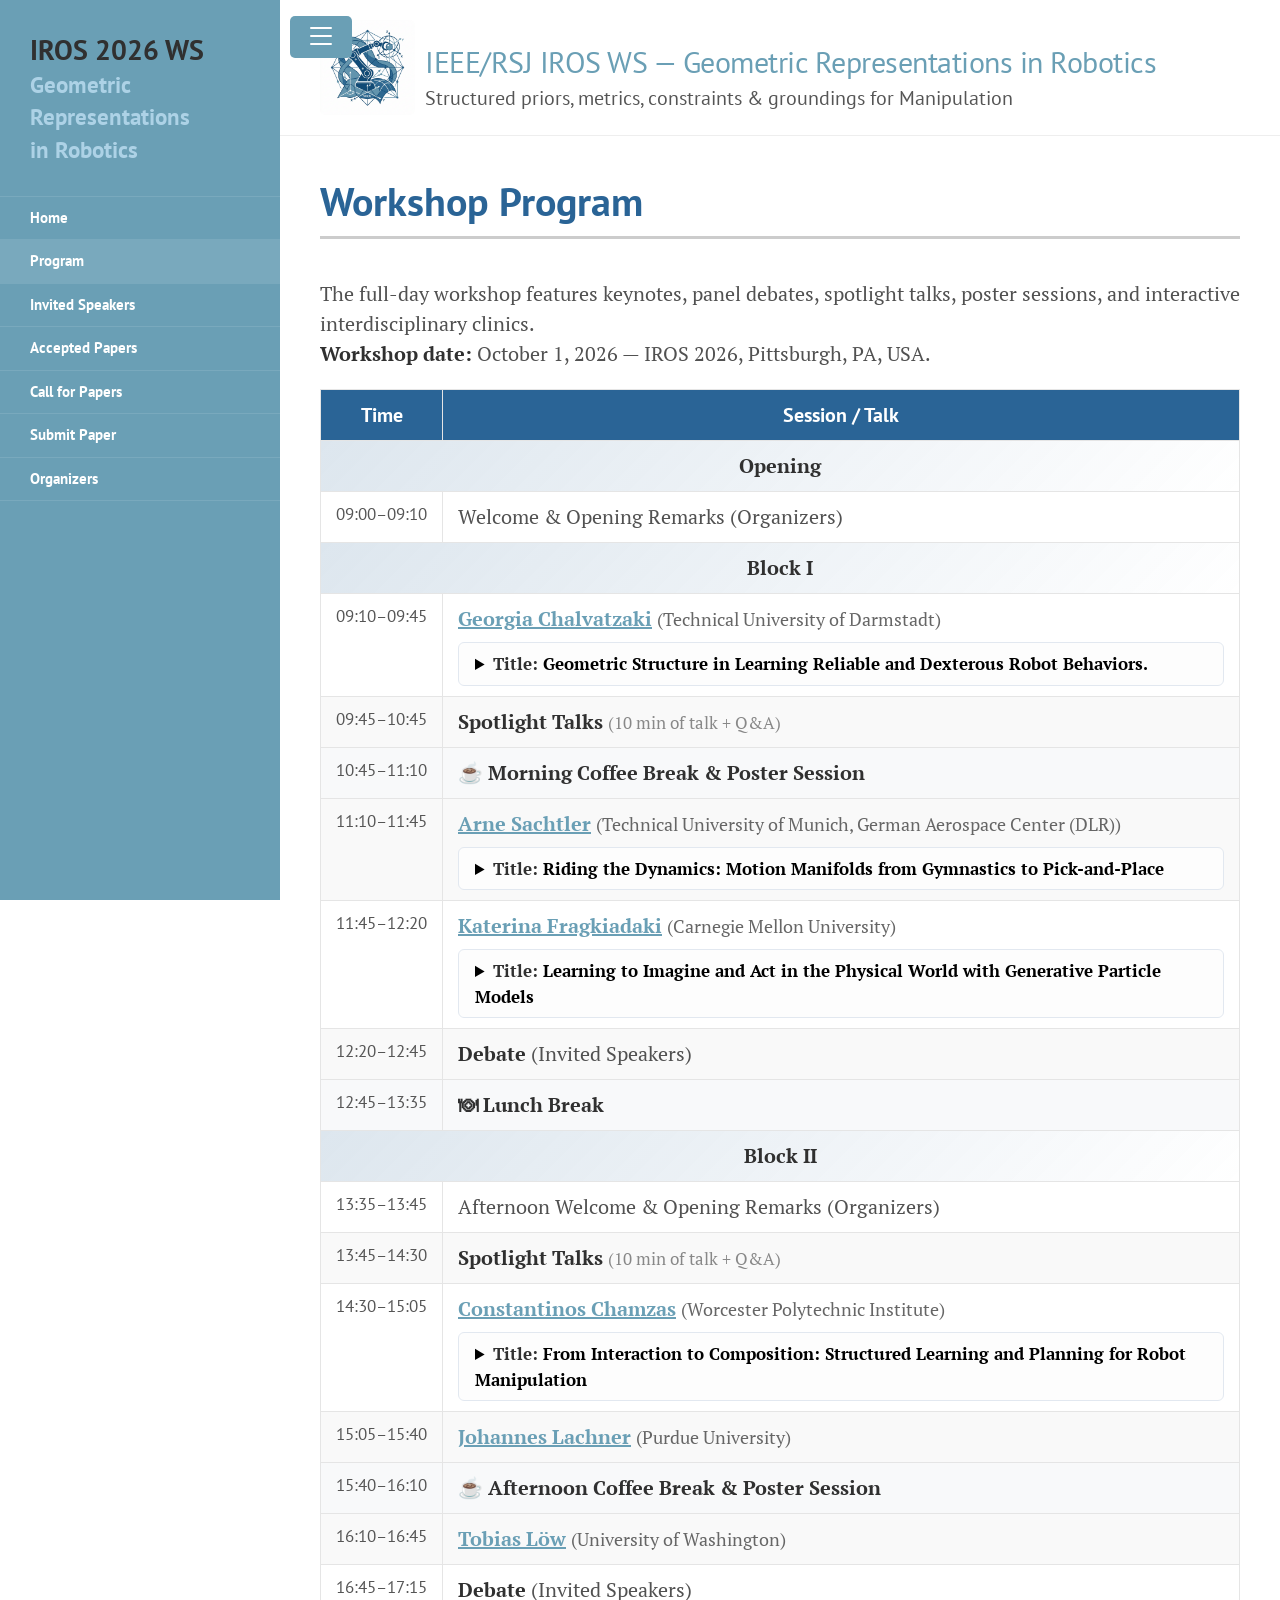
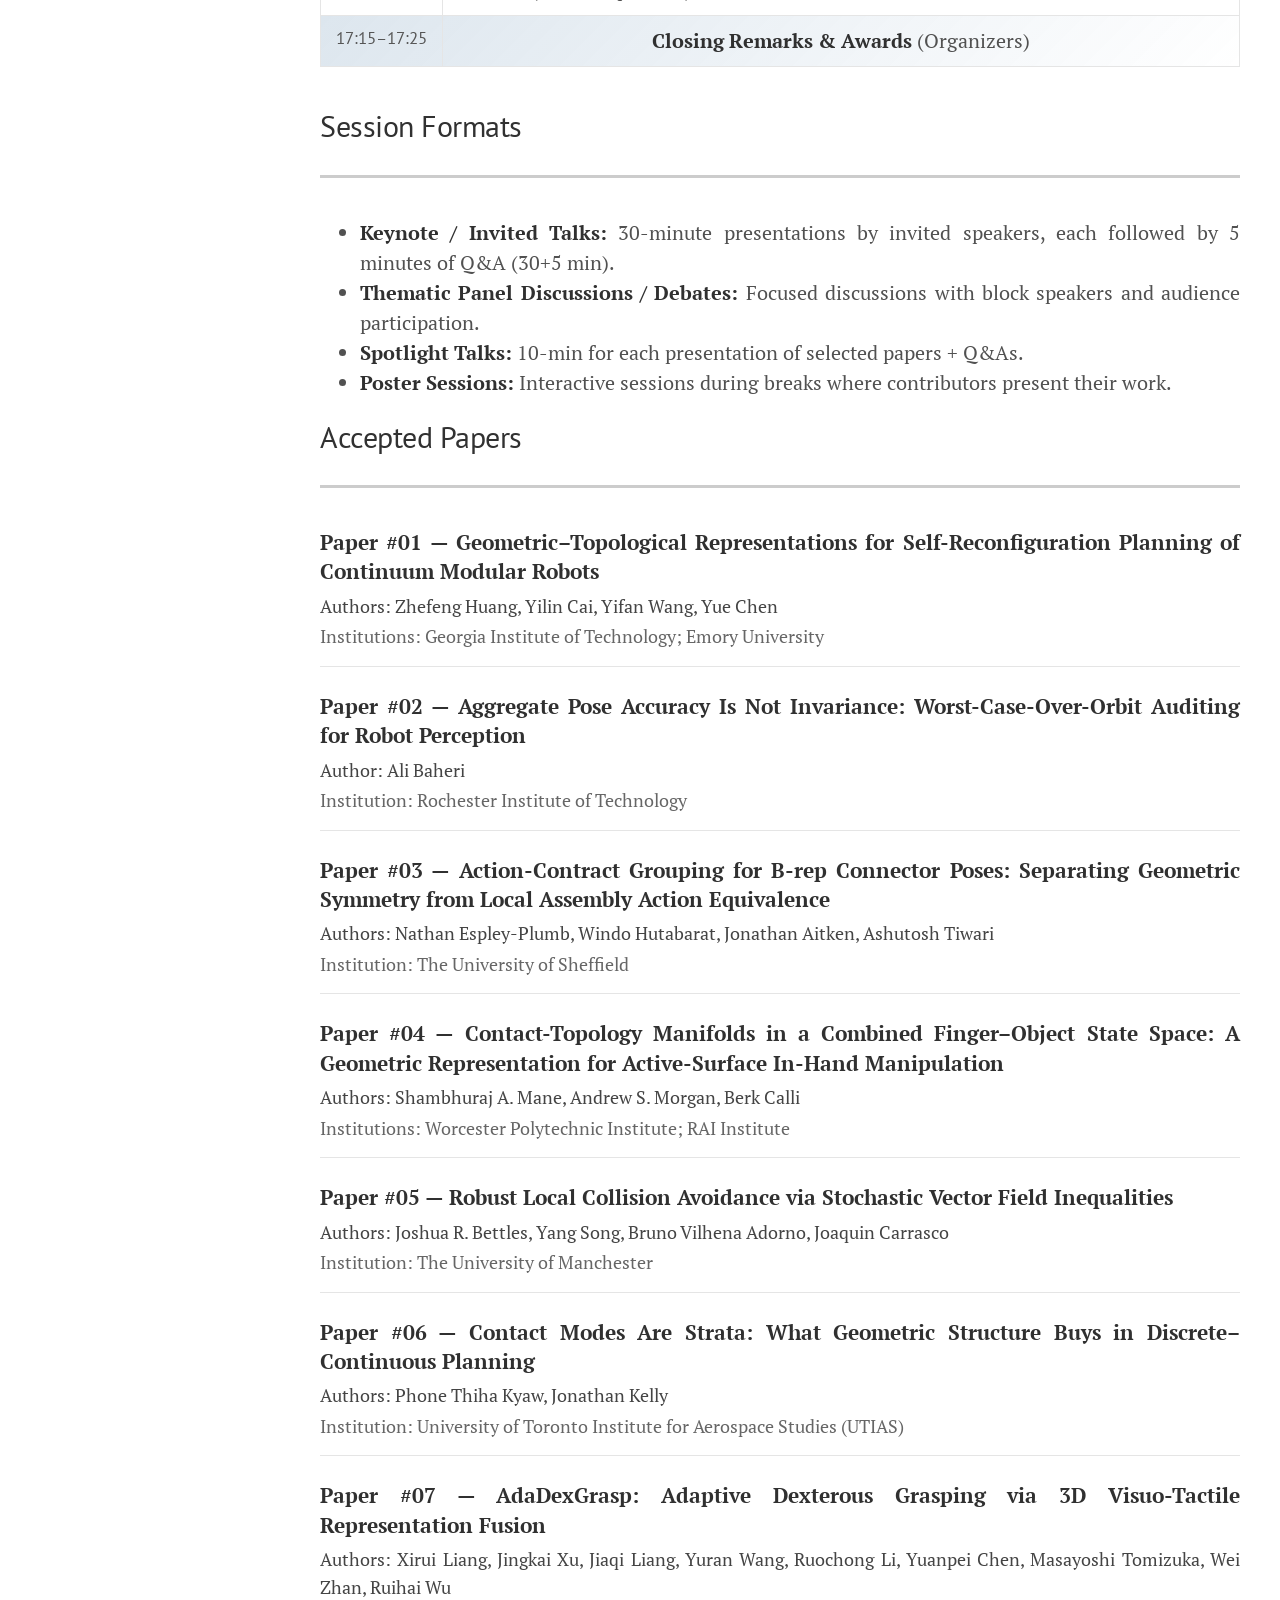
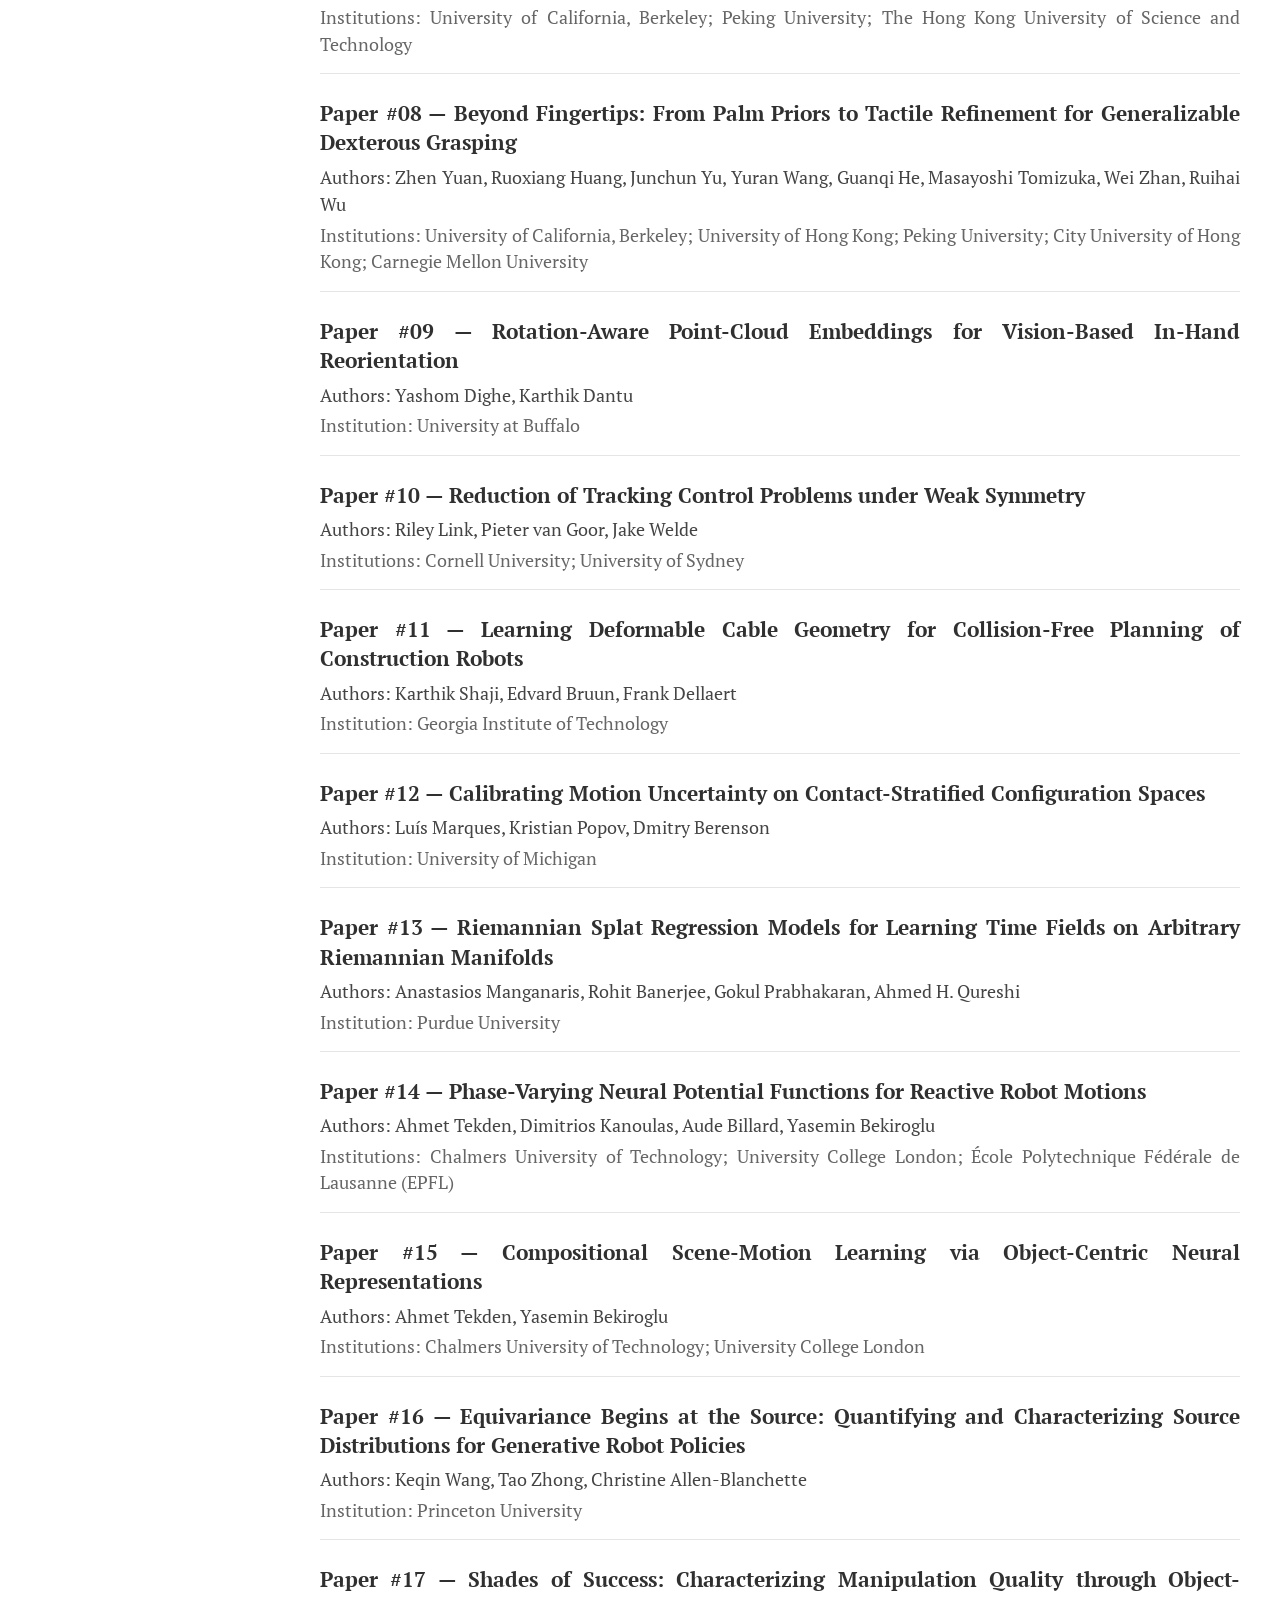
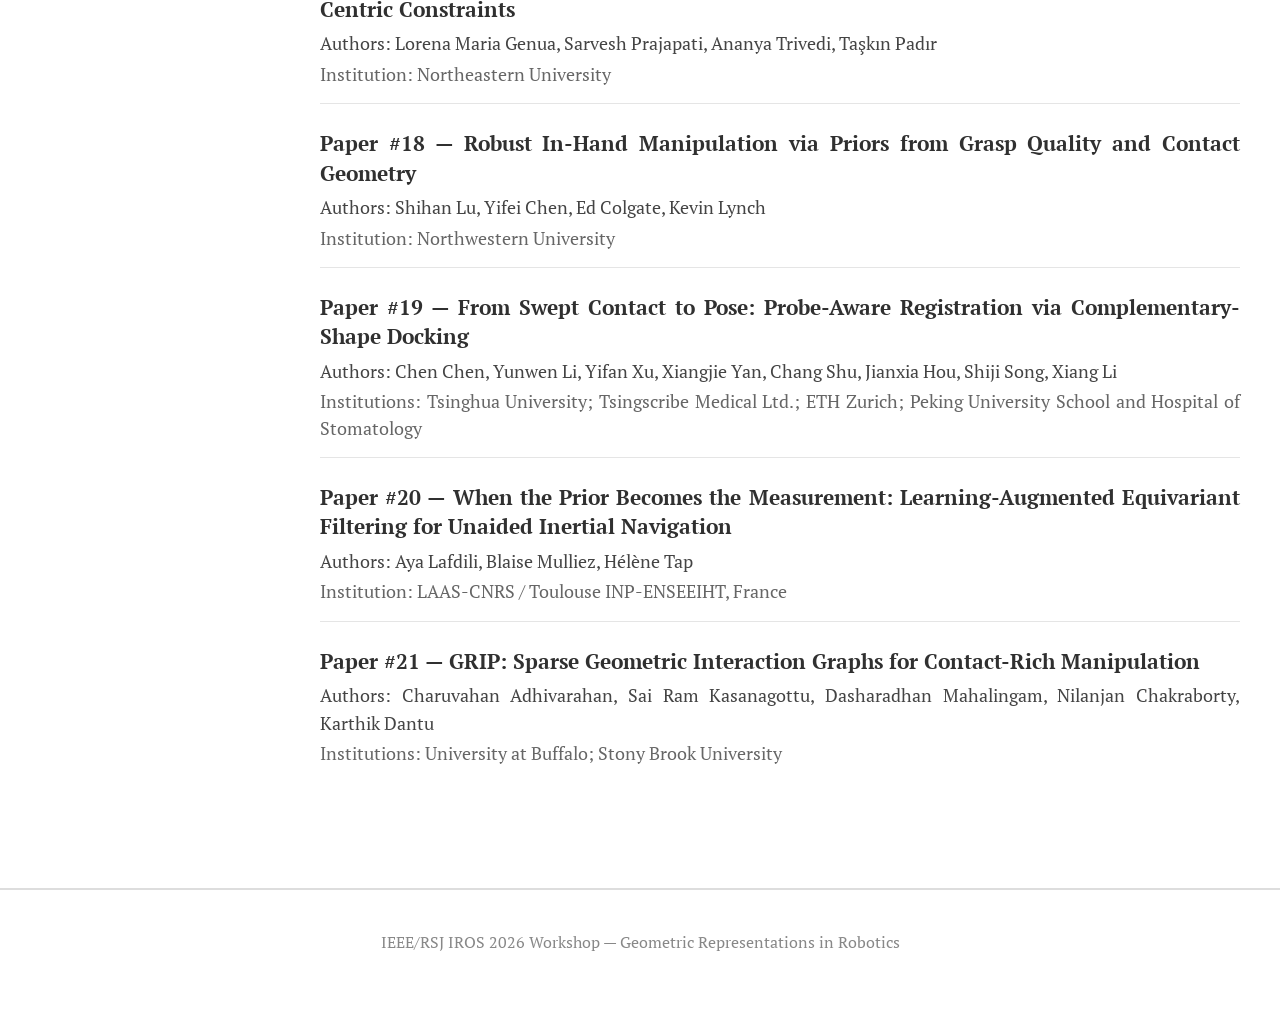
<file: program_full.html>
<!DOCTYPE html>
<html lang="en-us">

<head>
    <meta charset="utf-8">
    <title>Workshop Program (Full) - IEEE/RSJ IROS WS - Geometric Representations in Robotics</title>
    <meta name="description"
        content="Full program schedule for the 2nd Workshop on Geometric-Aware Representations for Manipulation at IROS 2026.">
    <meta name="viewport" content="width=device-width, initial-scale=1">
    <link rel="stylesheet" href="/public/css/poole.css">
    <link rel="stylesheet" href="/public/css/lanyon.css">
    <link rel="stylesheet" href="/public/css/syntax.css">
    <link
        href="https://fonts.googleapis.com/css2?family=PT+Serif:ital,wght@0,400;0,700;1,400&family=PT+Sans:wght@400;700&display=swap"
        rel="stylesheet">
    <style>
        .container.content {
            padding-bottom: 1rem !important;
            margin-bottom: 1rem !important;
        }

        .wrap {
            margin-bottom: 1rem;
        }

        body {
            margin-bottom: 1rem;
        }

        .container.content p,
        .container.content li {
            text-align: justify;
        }

        table.program-table {
            border-collapse: collapse;
            width: 100%;
            margin-bottom: 2rem;
        }

        table.program-table tr.gradient-row-blue {
            background: linear-gradient(135deg, rgba(42, 100, 150, 0.16) 0%, rgba(42, 100, 150, 0.08) 50%, transparent 100%) !important;
        }

        table.program-table tr.gradient-row-blue td {
            background: transparent !important;
            text-align: center !important;
        }

        table.program-table td,
        table.program-table th {
            padding: 0.5rem 0.75rem;
            vertical-align: top;
        }

        table.program-table th {
            background: #2a6496 !important;
            color: white !important;
            font-family: "PT Sans", sans-serif;
        }

        table.program-table thead tr {
            background: #2a6496 !important;
        }

        table.program-table thead th {
            background: #2a6496 !important;
            color: white !important;
        }

        table.program-table td.time-col {
            white-space: nowrap;
            font-size: 0.85rem;
            color: #555;
            width: 110px;
            min-width: 110px;
            font-family: "PT Sans", sans-serif;
        }

        .break-row td {
            background: #f8f9fa;
            color: #444;
            font-style: normal;
        }

        .speaker-link {
            color: #0b3c5d;
            font-weight: bold;
            text-decoration: underline;
        }

        .speaker-link:hover {
            color: #2a6496;
            text-decoration: underline;
        }

        .talk-details {
            margin-top: 0.4rem;
            background: #fdfdfd;
            border: 1px solid #e2e8f0;
            border-radius: 6px;
            padding: 0.4rem 0.8rem;
            font-size: 0.85rem;
        }

        .talk-details summary {
            cursor: pointer;
            color: #000000;
            font-weight: 600;
        }

        .talk-details summary:hover {
            color: #000000;
            text-decoration: underline;
        }

        .talk-body {
            margin-top: 0.4rem;
            color: #333;
            font-size: 0.82rem;
            line-height: 1.4;
        }
    </style>
</head>

<body class="theme-base-0d sidebar-overlay">
    <input type="checkbox" class="sidebar-checkbox" id="sidebar-checkbox">

    <div class="sidebar" id="sidebar">
        <div class="sidebar-item">
            <p style="font-size: 1.1rem; line-height: 1.4;">
                <strong style="font-size: 1.4rem;">IROS 2026 WS</strong><br>
                <strong style="font-size: 1.15rem; color: rgb(173, 210, 230);">Geometric Representations<br>in
                    Robotics</strong>
            </p>
        </div>
        <nav class="sidebar-nav">
            <a class="sidebar-nav-item" href="/" style="font-weight: bold;">Home</a>
            <a class="sidebar-nav-item active" href="/program.html" style="font-weight: bold;">Program</a>
            <a class="sidebar-nav-item" href="/speakers.html" style="font-weight: bold;">Invited Speakers</a>
            <a class="sidebar-nav-item" href="/accepted_papers.html" style="font-weight: bold;">Accepted Papers</a>
            <a class="sidebar-nav-item" href="/cfp.html" style="font-weight: bold;">Call for Papers</a>
            <a class="sidebar-nav-item" href="/submission.html" style="font-weight: bold;">Submit Paper</a>
            <a class="sidebar-nav-item" href="/organizers.html" style="font-weight: bold;">Organizers</a>
        </nav>
    </div>

    <div class="wrap">
        <div class="masthead">
            <div class="container" style="display: flex; align-items: center; flex-wrap: wrap;">
                <div style="flex: 0 0 auto;">
                    <a href="/"><img src="/images/logo.png" alt="Workshop Logo"
                            style="height: 95px; max-width: 100%;"></a>
                </div>
                <div style="flex: 1; min-width: 200px; padding-left: 0.5rem;">
                    <h3 class="masthead-title" style="margin: 0;">
                        <a href="/" title="Home" style="font-size: 1.5rem;">IEEE/RSJ IROS WS — Geometric Representations
                            in Robotics</a><br>
                        <small style="font-size: 1.0rem; color: #555;">Structured priors, metrics, constraints &amp;
                            groundings for Manipulation</small>
                    </h3>
                </div>
            </div>
        </div>

        <div class="container content">

            <h1>Workshop Program</h1>
            <hr class="section-divider">

            <p>The full-day workshop features keynotes, panel debates, spotlight talks, poster sessions, and interactive interdisciplinary clinics.<br>
            <strong>Workshop date:</strong> October 1, 2026 — IROS 2026, Pittsburgh, PA, USA.</p>

            <table class="program-table">
                <thead>
                    <tr>
                        <th class="time-col">Time</th>
                        <th>Session / Talk</th>
                    </tr>
                </thead>
                <tbody>
                    <tr class="gradient-row-blue">
                        <td colspan="2"><strong>Opening</strong></td>
                    </tr>
                    <tr>
                        <td class="time-col">09:00–09:10</td>
                        <td>Welcome &amp; Opening Remarks (Organizers)</td>
                    </tr>
                    <tr class="gradient-row-blue">
                        <td colspan="2"><strong>Block I</strong></td>
                    </tr>
                    <tr>
                        <td class="time-col">09:10–09:45</td>
                        <td>
                            <div>
                                <a href="https://pearl-lab.com/people/georgia-chalvatzaki/" target="_blank" rel="noopener noreferrer" class="speaker-link">Georgia Chalvatzaki</a> 
                                <span style="color: #666; font-size: 0.9rem;">(Technical University of Darmstadt)</span>
                            </div>

                            <details class="talk-details">
                                <summary><strong>Title:</strong> Geometric Structure in Learning Reliable and Dexterous Robot Behaviors.</summary>
                                <div class="talk-body">
                                    <p style="margin-bottom: 0.3rem;"><strong>Abstract:</strong></p>
                                    <p style="margin: 0; text-align: justify;">
                                        Learning reliable and dexterous manipulation requires robots to generalize from limited interaction while accounting for uncertainty in their perception of the world. Geometry and embodiment provide strong inductive biases for this learning process, defining relationships that representations and policies should respect.
                                    </p>
                                    <p style="margin: 0.4rem 0 0 0; text-align: justify;">
                                        In this talk, I will present recent work on incorporating geometric structure into robot learning to enable more efficient, transferable, and reliable manipulation skills. I will demonstrate how morphological symmetry can be embedded into reinforcement learning and flow-based policies for dexterous and bimanual manipulation, allowing experience to be shared and transferred across symmetry-related configurations. I will then discuss uncertainty-aware representations that capture distributions over object poses and scene properties, supporting manipulation under occlusion, ambiguity, and partial observability.
                                    </p>
                                    <p style="margin: 0.4rem 0 0 0; text-align: justify;">
                                        Through these examples, I will argue that geometric structure shapes both how robots acquire skills and how they use those skills when their observations are uncertain. I will close with an outlook on how symmetry and uncertainty can jointly inform the development of robot learning systems that generalize reliably in the physical world.
                                    </p>
                                </div>
                            </details>
                        </td>
                    </tr>
                    <tr>
                        <td class="time-col">09:45–10:45</td>
                        <td><strong>Spotlight Talks</strong> <span style="color: #888; font-size: 0.85rem;">(10 min of talk + Q&amp;A)</span></td>
                    </tr>

                    <tr class="break-row">
                        <td class="time-col">10:45–11:10</td>
                        <td><strong>☕ Morning Coffee Break &amp; Poster Session</strong></td>
                    </tr>

                    <tr>
                        <td class="time-col">11:10–11:45</td>
                        <td>
                            <div>
                                <a href="https://www.ce.cit.tum.de/rm/people/arne-sachtler/" target="_blank" rel="noopener noreferrer" class="speaker-link">Arne Sachtler</a>
                                <span style="color: #666; font-size: 0.9rem;">(Technical University of Munich, German Aerospace Center (DLR))</span>
                            </div>

                            <details class="talk-details">
                                <summary><strong>Title:</strong> Riding the Dynamics: Motion Manifolds from Gymnastics to Pick-and-Place</summary>
                                <div class="talk-body">
                                    <p style="margin-bottom: 0.3rem;"><strong>Abstract:</strong></p>
                                    <p style="margin: 0; text-align: justify;">
                                        Much of geometric robotics builds structure into the representation. This talk is about structure the robot already has: the metric its kinetic energy defines on configuration space, and the invariant submanifolds its dynamics carve out of the tangent bundle. Natural motion manifolds compactly represent the motions a system performs at low actuation cost, obtained from the conservative dynamics alone, without data. On Mody, a direct-drive double pendulum with a small fraction of the torque it would need to lift itself, this yields large-amplitude gymnastic swings on hardware. Preliminary results extend the idea to cyclic pick-and-place: for light payloads, the task becomes a periodic orbit whose turning points sit at the pick and place locations, leaving actuation to cover only dissipation. An outlook addresses heavier objects, where grasping alters the dynamics itself.
                                    </p>
                                </div>
                            </details>
                        </td>
                    </tr>
                    <tr>
                        <td class="time-col">11:45–12:20</td>
                        <td>
                            <div>
                                <a href="https://www.cs.cmu.edu/~katef/" target="_blank" rel="noopener noreferrer" class="speaker-link">Katerina Fragkiadaki</a>
                                <span style="color: #666; font-size: 0.9rem;">(Carnegie Mellon University)</span>
                            </div>

                            <details class="talk-details">
                                <summary><strong>Title:</strong> Learning to Imagine and Act in the Physical World with Generative Particle Models</summary>
                                <div class="talk-body">
                                    <p style="margin-bottom: 0.3rem;"><strong>Abstract:</strong></p>
                                    <p style="margin: 0; text-align: justify;">
                                        How can robots learn to predict and act in the complex physical world? In this talk, I will present Generative Particle World Models (GPWM), a learned physics engine that models 3D dynamics across rigid, deformable, cloth, and granular materials. GPWM can imagine physical futures far beyond its training horizon, generalize to novel objects and physical properties, and turn desired outcomes into robot actions through its learned dynamics. Together, these capabilities point toward generative 3D world models that can predict, imagine, and act in the physical world.
                                    </p>
                                </div>
                            </details>
                        </td>
                    </tr>
                    
                    <tr>
                        <td class="time-col">12:20–12:45</td>
                        <td><strong>Debate</strong> (Invited Speakers)</td>
                    </tr>

                    <tr class="break-row">
                        <td class="time-col">12:45–13:35</td>
                        <td><strong>🍽 Lunch Break</strong></td>
                    </tr>
                    
                    <tr class="gradient-row-blue">
                        <td colspan="2"><strong>Block II</strong></td>
                    </tr>

                    <tr>
                        <td class="time-col">13:35–13:45</td>
                        <td>Afternoon Welcome &amp; Opening Remarks (Organizers)</td>
                    </tr>

                    <tr>
                        <td class="time-col">13:45–14:30</td>
                        <td><strong>Spotlight Talks</strong> <span style="color: #888; font-size: 0.85rem;">(10 min of talk + Q&amp;A)</span></td>
                    </tr>
                    <tr>
                        <td class="time-col">14:30–15:05</td>
                        <td>
                            <div>
                                <a href="https://www.wpi.edu/people/faculty/cchamzas" target="_blank" rel="noopener noreferrer" class="speaker-link">Constantinos Chamzas</a> 
                                <span style="color: #666; font-size: 0.9rem;">(Worcester Polytechnic Institute)</span>
                            </div>

                            <details class="talk-details">
                                <summary><strong>Title:</strong> From Interaction to Composition: Structured Learning and Planning for Robot Manipulation</summary>
                                <div class="talk-body">
                                    <p style="margin-bottom: 0.3rem;"><strong>Abstract:</strong></p>
                                    <p style="margin: 0; text-align: justify;">
                                        General-purpose manipulation requires robots to reason about structure at multiple levels, from continuous motion and physical interaction to uncertainty and long-horizon task composition. This talk presents recent work from the ELPIS Lab exploring these representations using contact-rich manipulation as a running example. It begins with geometric representations for generating task-space motions on redundant manipulators, then examines learned models of physical interaction and geometric reasoning about uncertainty during planning. It next considers how planning and execution can be coupled to adapt when reality deviates from prediction. Finally, the talk moves from continuous interaction to grounded symbolic representations that support long-horizon task planning. Together, these works illustrate how structured representations can connect motion, learning, planning, and abstraction toward more general-purpose robotic manipulation.
                                    </p>
                                </div>
                            </details>
                        </td>
                    </tr>
                    <tr>
                        <td class="time-col">15:05–15:40</td>
                        <td>
                            <div>
                                <a href="https://jlachner.github.io/" target="_blank" rel="noopener noreferrer" class="speaker-link">Johannes Lachner</a> 
                                <span style="color: #666; font-size: 0.9rem;">(Purdue University)</span>
                            </div>
                        </td>
                    </tr>

                    <tr class="break-row">
                        <td class="time-col">15:40–16:10</td>
                        <td><strong>☕ Afternoon Coffee Break &amp; Poster Session</strong></td>
                    </tr>

                    <tr>
                        <td class="time-col">16:10–16:45</td>
                        <td>
                            <div>
                                <a href="https://www.tobiloew.ch/" target="_blank" rel="noopener noreferrer" class="speaker-link">Tobias Löw</a> 
                                <span style="color: #666; font-size: 0.9rem;">(University of Washington)</span>
                            </div>
                        </td>
                    </tr>

                    <tr>
                        <td class="time-col">16:45–17:15</td>
                        <td><strong>Debate</strong> (Invited Speakers)</td>
                    </tr>

                    <tr class="gradient-row-blue">
                        <td class="time-col">17:15–17:25</td>
                        <td><strong>Closing Remarks &amp; Awards</strong> (Organizers)</td>
                    </tr>
                </tbody>
            </table>

            <h2>Session Formats</h2>
            <hr class="section-divider">

            <ul>
                <li><strong>Keynote / Invited Talks:</strong> 30-minute presentations by invited speakers, each followed by 5 minutes of Q&amp;A (30+5 min).</li>
                <li><strong>Thematic Panel Discussions / Debates:</strong> Focused discussions with block speakers and audience participation.</li>
                <li><strong>Spotlight Talks:</strong> 10-min for each presentation of selected papers + Q&amp;As.</li>
                <li><strong>Poster Sessions:</strong> Interactive sessions during breaks where contributors present their work.</li>
            </ul>

            <h2>Accepted Papers</h2>
            <hr class="section-divider">

            <div class="paper-list" style="margin-top: 1.5rem;">
                <div class="paper-item" style="margin-bottom: 1.25rem; padding-bottom: 0.75rem; border-bottom: 1px solid #e5e5e5;">
                    <p style="margin: 0 0 0.3rem 0; font-size: 1.05rem; line-height: 1.4;"><strong>Paper #01 — Geometric–Topological Representations for Self-Reconfiguration Planning of Continuum Modular Robots</strong></p>
                    <p style="margin: 0 0 0.2rem 0; font-size: 0.92rem; color: #444;">Authors: Zhefeng Huang, Yilin Cai, Yifan Wang, Yue Chen</p>
                    <p style="margin: 0; font-size: 0.88rem; color: #666;">Institutions: Georgia Institute of Technology; Emory University</p>
                </div>

                <div class="paper-item" style="margin-bottom: 1.25rem; padding-bottom: 0.75rem; border-bottom: 1px solid #e5e5e5;">
                    <p style="margin: 0 0 0.3rem 0; font-size: 1.05rem; line-height: 1.4;"><strong>Paper #02 — Aggregate Pose Accuracy Is Not Invariance: Worst-Case-Over-Orbit Auditing for Robot Perception</strong></p>
                    <p style="margin: 0 0 0.2rem 0; font-size: 0.92rem; color: #444;">Author: Ali Baheri</p>
                    <p style="margin: 0; font-size: 0.88rem; color: #666;">Institution: Rochester Institute of Technology</p>
                </div>

                <div class="paper-item" style="margin-bottom: 1.25rem; padding-bottom: 0.75rem; border-bottom: 1px solid #e5e5e5;">
                    <p style="margin: 0 0 0.3rem 0; font-size: 1.05rem; line-height: 1.4;"><strong>Paper #03 — Action-Contract Grouping for B-rep Connector Poses: Separating Geometric Symmetry from Local Assembly Action Equivalence</strong></p>
                    <p style="margin: 0 0 0.2rem 0; font-size: 0.92rem; color: #444;">Authors: Nathan Espley-Plumb, Windo Hutabarat, Jonathan Aitken, Ashutosh Tiwari</p>
                    <p style="margin: 0; font-size: 0.88rem; color: #666;">Institution: The University of Sheffield</p>
                </div>

                <div class="paper-item" style="margin-bottom: 1.25rem; padding-bottom: 0.75rem; border-bottom: 1px solid #e5e5e5;">
                    <p style="margin: 0 0 0.3rem 0; font-size: 1.05rem; line-height: 1.4;"><strong>Paper #04 — Contact-Topology Manifolds in a Combined Finger–Object State Space: A Geometric Representation for Active-Surface In-Hand Manipulation</strong></p>
                    <p style="margin: 0 0 0.2rem 0; font-size: 0.92rem; color: #444;">Authors: Shambhuraj A. Mane, Andrew S. Morgan, Berk Calli</p>
                    <p style="margin: 0; font-size: 0.88rem; color: #666;">Institutions: Worcester Polytechnic Institute; RAI Institute</p>
                </div>

                <div class="paper-item" style="margin-bottom: 1.25rem; padding-bottom: 0.75rem; border-bottom: 1px solid #e5e5e5;">
                    <p style="margin: 0 0 0.3rem 0; font-size: 1.05rem; line-height: 1.4;"><strong>Paper #05 — Robust Local Collision Avoidance via Stochastic Vector Field Inequalities</strong></p>
                    <p style="margin: 0 0 0.2rem 0; font-size: 0.92rem; color: #444;">Authors: Joshua R. Bettles, Yang Song, Bruno Vilhena Adorno, Joaquin Carrasco</p>
                    <p style="margin: 0; font-size: 0.88rem; color: #666;">Institution: The University of Manchester</p>
                </div>

                <div class="paper-item" style="margin-bottom: 1.25rem; padding-bottom: 0.75rem; border-bottom: 1px solid #e5e5e5;">
                    <p style="margin: 0 0 0.3rem 0; font-size: 1.05rem; line-height: 1.4;"><strong>Paper #06 — Contact Modes Are Strata: What Geometric Structure Buys in Discrete–Continuous Planning</strong></p>
                    <p style="margin: 0 0 0.2rem 0; font-size: 0.92rem; color: #444;">Authors: Phone Thiha Kyaw, Jonathan Kelly</p>
                    <p style="margin: 0; font-size: 0.88rem; color: #666;">Institution: University of Toronto Institute for Aerospace Studies (UTIAS)</p>
                </div>

                <div class="paper-item" style="margin-bottom: 1.25rem; padding-bottom: 0.75rem; border-bottom: 1px solid #e5e5e5;">
                    <p style="margin: 0 0 0.3rem 0; font-size: 1.05rem; line-height: 1.4;"><strong>Paper #07 — AdaDexGrasp: Adaptive Dexterous Grasping via 3D Visuo-Tactile Representation Fusion</strong></p>
                    <p style="margin: 0 0 0.2rem 0; font-size: 0.92rem; color: #444;">Authors: Xirui Liang, Jingkai Xu, Jiaqi Liang, Yuran Wang, Ruochong Li, Yuanpei Chen, Masayoshi Tomizuka, Wei Zhan, Ruihai Wu</p>
                    <p style="margin: 0; font-size: 0.88rem; color: #666;">Institutions: University of California, Berkeley; Peking University; The Hong Kong University of Science and Technology</p>
                </div>

                <div class="paper-item" style="margin-bottom: 1.25rem; padding-bottom: 0.75rem; border-bottom: 1px solid #e5e5e5;">
                    <p style="margin: 0 0 0.3rem 0; font-size: 1.05rem; line-height: 1.4;"><strong>Paper #08 — Beyond Fingertips: From Palm Priors to Tactile Refinement for Generalizable Dexterous Grasping</strong></p>
                    <p style="margin: 0 0 0.2rem 0; font-size: 0.92rem; color: #444;">Authors: Zhen Yuan, Ruoxiang Huang, Junchun Yu, Yuran Wang, Guanqi He, Masayoshi Tomizuka, Wei Zhan, Ruihai Wu</p>
                    <p style="margin: 0; font-size: 0.88rem; color: #666;">Institutions: University of California, Berkeley; University of Hong Kong; Peking University; City University of Hong Kong; Carnegie Mellon University</p>
                </div>

                <div class="paper-item" style="margin-bottom: 1.25rem; padding-bottom: 0.75rem; border-bottom: 1px solid #e5e5e5;">
                    <p style="margin: 0 0 0.3rem 0; font-size: 1.05rem; line-height: 1.4;"><strong>Paper #09 — Rotation-Aware Point-Cloud Embeddings for Vision-Based In-Hand Reorientation</strong></p>
                    <p style="margin: 0 0 0.2rem 0; font-size: 0.92rem; color: #444;">Authors: Yashom Dighe, Karthik Dantu</p>
                    <p style="margin: 0; font-size: 0.88rem; color: #666;">Institution: University at Buffalo</p>
                </div>

                <div class="paper-item" style="margin-bottom: 1.25rem; padding-bottom: 0.75rem; border-bottom: 1px solid #e5e5e5;">
                    <p style="margin: 0 0 0.3rem 0; font-size: 1.05rem; line-height: 1.4;"><strong>Paper #10 — Reduction of Tracking Control Problems under Weak Symmetry</strong></p>
                    <p style="margin: 0 0 0.2rem 0; font-size: 0.92rem; color: #444;">Authors: Riley Link, Pieter van Goor, Jake Welde</p>
                    <p style="margin: 0; font-size: 0.88rem; color: #666;">Institutions: Cornell University; University of Sydney</p>
                </div>

                <div class="paper-item" style="margin-bottom: 1.25rem; padding-bottom: 0.75rem; border-bottom: 1px solid #e5e5e5;">
                    <p style="margin: 0 0 0.3rem 0; font-size: 1.05rem; line-height: 1.4;"><strong>Paper #11 — Learning Deformable Cable Geometry for Collision-Free Planning of Construction Robots</strong></p>
                    <p style="margin: 0 0 0.2rem 0; font-size: 0.92rem; color: #444;">Authors: Karthik Shaji, Edvard Bruun, Frank Dellaert</p>
                    <p style="margin: 0; font-size: 0.88rem; color: #666;">Institution: Georgia Institute of Technology</p>
                </div>

                <div class="paper-item" style="margin-bottom: 1.25rem; padding-bottom: 0.75rem; border-bottom: 1px solid #e5e5e5;">
                    <p style="margin: 0 0 0.3rem 0; font-size: 1.05rem; line-height: 1.4;"><strong>Paper #12 — Calibrating Motion Uncertainty on Contact-Stratified Configuration Spaces</strong></p>
                    <p style="margin: 0 0 0.2rem 0; font-size: 0.92rem; color: #444;">Authors: Luís Marques, Kristian Popov, Dmitry Berenson</p>
                    <p style="margin: 0; font-size: 0.88rem; color: #666;">Institution: University of Michigan</p>
                </div>

                <div class="paper-item" style="margin-bottom: 1.25rem; padding-bottom: 0.75rem; border-bottom: 1px solid #e5e5e5;">
                    <p style="margin: 0 0 0.3rem 0; font-size: 1.05rem; line-height: 1.4;"><strong>Paper #13 — Riemannian Splat Regression Models for Learning Time Fields on Arbitrary Riemannian Manifolds</strong></p>
                    <p style="margin: 0 0 0.2rem 0; font-size: 0.92rem; color: #444;">Authors: Anastasios Manganaris, Rohit Banerjee, Gokul Prabhakaran, Ahmed H. Qureshi</p>
                    <p style="margin: 0; font-size: 0.88rem; color: #666;">Institution: Purdue University</p>
                </div>

                <div class="paper-item" style="margin-bottom: 1.25rem; padding-bottom: 0.75rem; border-bottom: 1px solid #e5e5e5;">
                    <p style="margin: 0 0 0.3rem 0; font-size: 1.05rem; line-height: 1.4;"><strong>Paper #14 — Phase-Varying Neural Potential Functions for Reactive Robot Motions</strong></p>
                    <p style="margin: 0 0 0.2rem 0; font-size: 0.92rem; color: #444;">Authors: Ahmet Tekden, Dimitrios Kanoulas, Aude Billard, Yasemin Bekiroglu</p>
                    <p style="margin: 0; font-size: 0.88rem; color: #666;">Institutions: Chalmers University of Technology; University College London; École Polytechnique Fédérale de Lausanne (EPFL)</p>
                </div>

                <div class="paper-item" style="margin-bottom: 1.25rem; padding-bottom: 0.75rem; border-bottom: 1px solid #e5e5e5;">
                    <p style="margin: 0 0 0.3rem 0; font-size: 1.05rem; line-height: 1.4;"><strong>Paper #15 — Compositional Scene-Motion Learning via Object-Centric Neural Representations</strong></p>
                    <p style="margin: 0 0 0.2rem 0; font-size: 0.92rem; color: #444;">Authors: Ahmet Tekden, Yasemin Bekiroglu</p>
                    <p style="margin: 0; font-size: 0.88rem; color: #666;">Institutions: Chalmers University of Technology; University College London</p>
                </div>

                <div class="paper-item" style="margin-bottom: 1.25rem; padding-bottom: 0.75rem; border-bottom: 1px solid #e5e5e5;">
                    <p style="margin: 0 0 0.3rem 0; font-size: 1.05rem; line-height: 1.4;"><strong>Paper #16 — Equivariance Begins at the Source: Quantifying and Characterizing Source Distributions for Generative Robot Policies</strong></p>
                    <p style="margin: 0 0 0.2rem 0; font-size: 0.92rem; color: #444;">Authors: Keqin Wang, Tao Zhong, Christine Allen-Blanchette</p>
                    <p style="margin: 0; font-size: 0.88rem; color: #666;">Institution: Princeton University</p>
                </div>

                <div class="paper-item" style="margin-bottom: 1.25rem; padding-bottom: 0.75rem; border-bottom: 1px solid #e5e5e5;">
                    <p style="margin: 0 0 0.3rem 0; font-size: 1.05rem; line-height: 1.4;"><strong>Paper #17 — Shades of Success: Characterizing Manipulation Quality through Object-Centric Constraints</strong></p>
                    <p style="margin: 0 0 0.2rem 0; font-size: 0.92rem; color: #444;">Authors: Lorena Maria Genua, Sarvesh Prajapati, Ananya Trivedi, Taşkın Padır</p>
                    <p style="margin: 0; font-size: 0.88rem; color: #666;">Institution: Northeastern University</p>
                </div>

                <div class="paper-item" style="margin-bottom: 1.25rem; padding-bottom: 0.75rem; border-bottom: 1px solid #e5e5e5;">
                    <p style="margin: 0 0 0.3rem 0; font-size: 1.05rem; line-height: 1.4;"><strong>Paper #18 — Robust In-Hand Manipulation via Priors from Grasp Quality and Contact Geometry</strong></p>
                    <p style="margin: 0 0 0.2rem 0; font-size: 0.92rem; color: #444;">Authors: Shihan Lu, Yifei Chen, Ed Colgate, Kevin Lynch</p>
                    <p style="margin: 0; font-size: 0.88rem; color: #666;">Institution: Northwestern University</p>
                </div>

                <div class="paper-item" style="margin-bottom: 1.25rem; padding-bottom: 0.75rem; border-bottom: 1px solid #e5e5e5;">
                    <p style="margin: 0 0 0.3rem 0; font-size: 1.05rem; line-height: 1.4;"><strong>Paper #19 — From Swept Contact to Pose: Probe-Aware Registration via Complementary-Shape Docking</strong></p>
                    <p style="margin: 0 0 0.2rem 0; font-size: 0.92rem; color: #444;">Authors: Chen Chen, Yunwen Li, Yifan Xu, Xiangjie Yan, Chang Shu, Jianxia Hou, Shiji Song, Xiang Li</p>
                    <p style="margin: 0; font-size: 0.88rem; color: #666;">Institutions: Tsinghua University; Tsingscribe Medical Ltd.; ETH Zurich; Peking University School and Hospital of Stomatology</p>
                </div>

                <div class="paper-item" style="margin-bottom: 1.25rem; padding-bottom: 0.75rem; border-bottom: 1px solid #e5e5e5;">
                    <p style="margin: 0 0 0.3rem 0; font-size: 1.05rem; line-height: 1.4;"><strong>Paper #20 — When the Prior Becomes the Measurement: Learning-Augmented Equivariant Filtering for Unaided Inertial Navigation</strong></p>
                    <p style="margin: 0 0 0.2rem 0; font-size: 0.92rem; color: #444;">Authors: Aya Lafdili, Blaise Mulliez, Hélène Tap</p>
                    <p style="margin: 0; font-size: 0.88rem; color: #666;">Institution: LAAS-CNRS / Toulouse INP-ENSEEIHT, France</p>
                </div>

                <div class="paper-item" style="margin-bottom: 1.25rem; padding-bottom: 0.75rem; border-bottom: 0;">
                    <p style="margin: 0 0 0.3rem 0; font-size: 1.05rem; line-height: 1.4;"><strong>Paper #21 — GRIP: Sparse Geometric Interaction Graphs for Contact-Rich Manipulation</strong></p>
                    <p style="margin: 0 0 0.2rem 0; font-size: 0.92rem; color: #444;">Authors: Charuvahan Adhivarahan, Sai Ram Kasanagottu, Dasharadhan Mahalingam, Nilanjan Chakraborty, Karthik Dantu</p>
                    <p style="margin: 0; font-size: 0.88rem; color: #666;">Institutions: University at Buffalo; Stony Brook University</p>
                </div>
            </div>

        </div>
    </div>

    <label for="sidebar-checkbox" class="sidebar-toggle"></label>

    <div style="margin-top: 3rem; padding: 2rem 0; border-top: 2px solid #ddd;">
        <div class="container" style="text-align: center;">
            <p style="color:#888; font-size:0.8rem;">IEEE/RSJ IROS 2026 Workshop — Geometric Representations in Robotics
            </p>
        </div>
    </div>

    <script src='/public/js/script.js'></script>
</body>

</html>
</file>
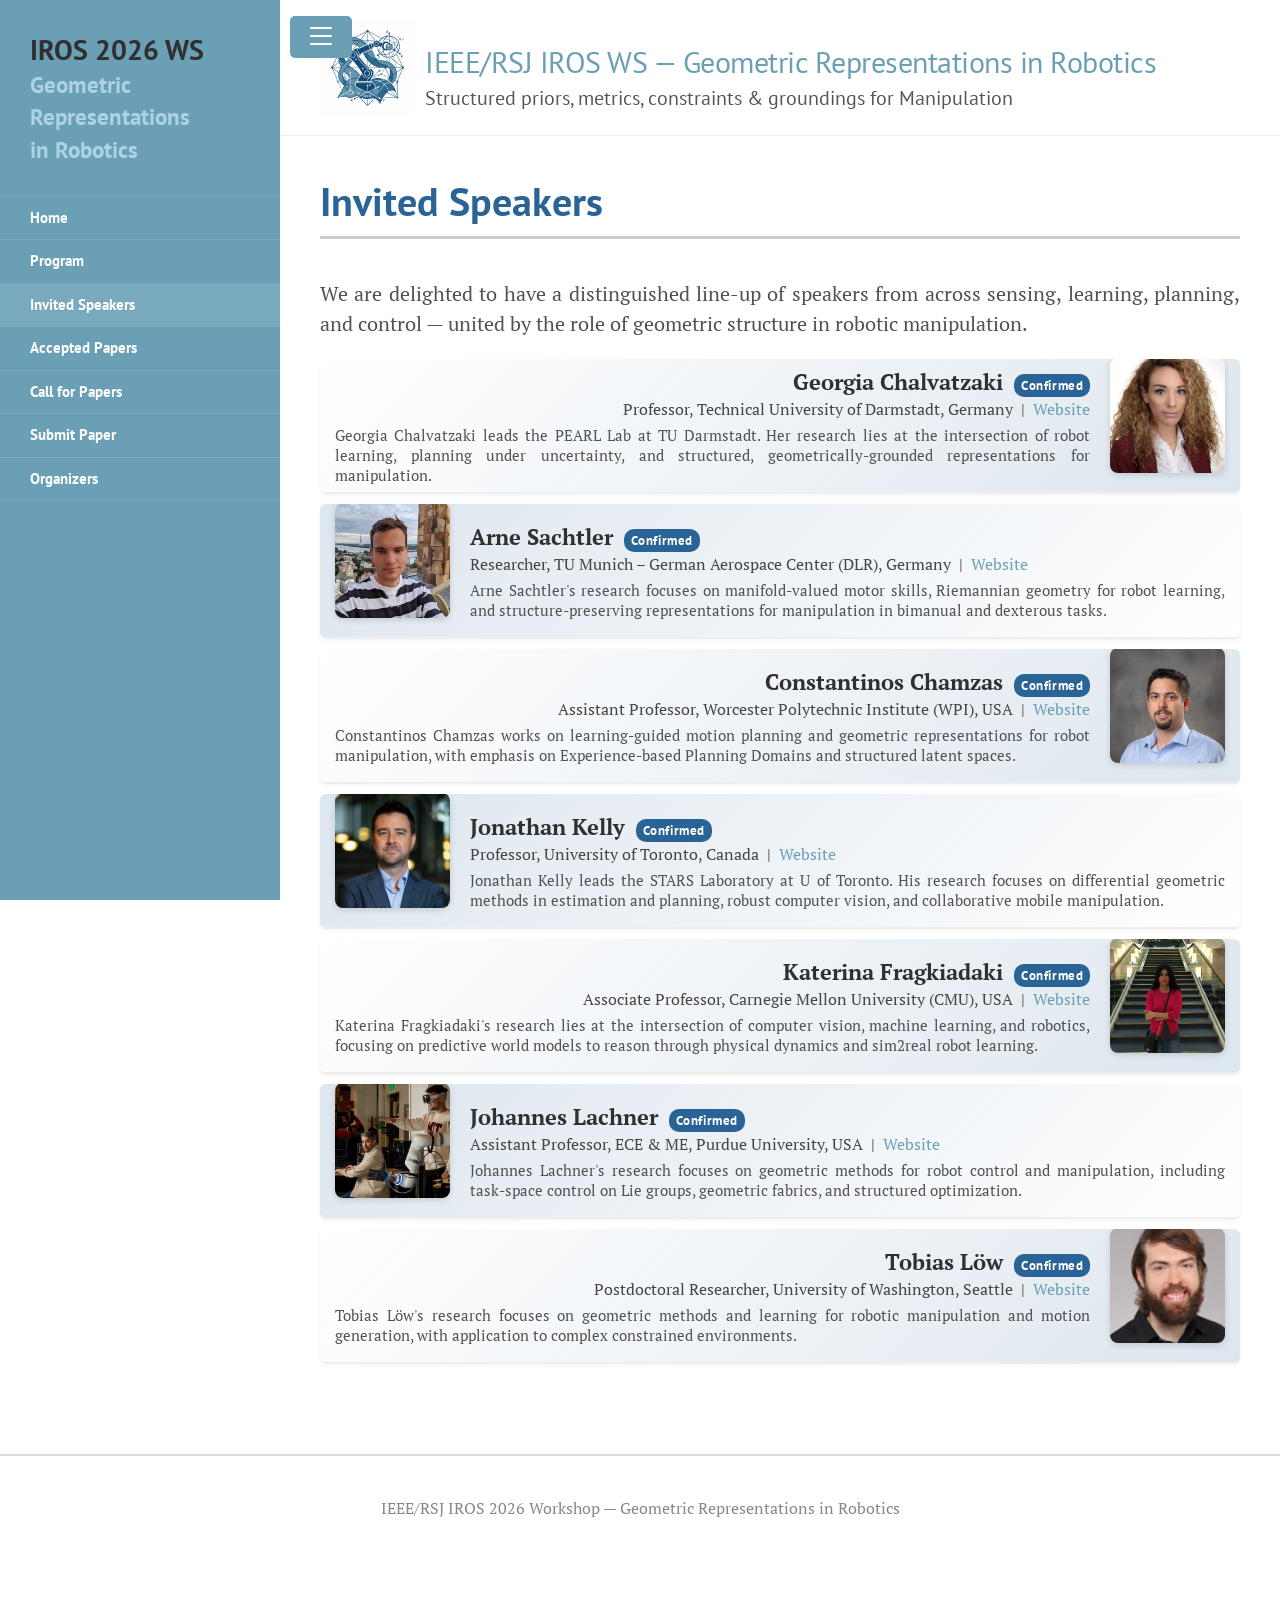
<file: speakers.html>
<!DOCTYPE html>
<html lang="en-us">

<head>
    <meta charset="utf-8">
    <title>Invited Speakers - IEEE/RSJ IROS WS - Geometric Representations in Robotics</title>
    <meta name="description"
        content="Invited speakers for the 2nd Workshop on Geometric-Aware Representations for Manipulation at IROS 2026.">
    <meta name="viewport" content="width=device-width, initial-scale=1">
    <link rel="stylesheet" href="/public/css/poole.css">
    <link rel="stylesheet" href="/public/css/lanyon.css">
    <link rel="stylesheet" href="/public/css/syntax.css">
    <link
        href="https://fonts.googleapis.com/css2?family=PT+Serif:ital,wght@0,400;0,700;1,400&family=PT+Sans:wght@400;700&display=swap"
        rel="stylesheet">
    <style>
        .container.content {
            padding-bottom: 1rem !important;
            margin-bottom: 1rem !important;
        }

        .wrap {
            margin-bottom: 1rem;
        }

        body {
            margin-bottom: 1rem;
        }

        .speaker-row {
            margin-bottom: 0.5rem;
            padding: 0.5rem 0.75rem;
            border-radius: 6px;
            display: flex;
            align-items: center;
            gap: 1rem;
            height: 135px;
            box-sizing: border-box;
            overflow: hidden;
        }

        .speaker-row:nth-child(even) {
            background: linear-gradient(135deg, transparent 0%, rgba(42, 100, 150, 0.08) 50%, rgba(42, 100, 150, 0.16) 100%);
        }

        .speaker-row:nth-child(odd) {
            background: linear-gradient(135deg, rgba(42, 100, 150, 0.16) 0%, rgba(42, 100, 150, 0.08) 50%, transparent 100%);
        }

        .speaker-photo {
            flex-shrink: 0;
            width: 115px;
            height: 115px;
            object-fit: cover;
            border-radius: 8px;
            box-shadow: 0 2px 6px rgba(0, 0, 0, 0.15);
        }

        .speaker-info {
            flex: 1;
            display: flex;
            flex-direction: column;
            justify-content: center;
        }

        .badge-confirmed {
            display: inline-block;
            background: #2a6496;
            color: white;
            font-size: 0.65rem;
            padding: 2px 7px;
            border-radius: 10px;
            margin-left: 6px;
            vertical-align: middle;
            font-family: "PT Sans", sans-serif;
            font-weight: 700;
            letter-spacing: 0.03em;
        }

        .badge-invited {
            display: inline-block;
            background: #6a9fb5;
            color: white;
            font-size: 0.65rem;
            padding: 2px 7px;
            border-radius: 10px;
            margin-left: 6px;
            vertical-align: middle;
            font-family: "PT Sans", sans-serif;
            font-weight: 700;
            letter-spacing: 0.03em;
        }

        .container.content p,
        .container.content li {
            text-align: justify;
        }
    </style>
</head>

<body class="theme-base-0d sidebar-overlay">
    <input type="checkbox" class="sidebar-checkbox" id="sidebar-checkbox">

    <div class="sidebar" id="sidebar">
        <div class="sidebar-item">
            <p style="font-size: 1.1rem; line-height: 1.4;">
                <strong style="font-size: 1.4rem;">IROS 2026 WS</strong><br>
                <strong style="font-size: 1.15rem; color: rgb(173, 210, 230);">Geometric Representations<br>in
                    Robotics</strong>
            </p>
        </div>
        <nav class="sidebar-nav">
            <a class="sidebar-nav-item" href="/" style="font-weight: bold;">Home</a>
            <a class="sidebar-nav-item" href="/program.html" style="font-weight: bold;">Program</a>
            <a class="sidebar-nav-item active" href="/speakers.html" style="font-weight: bold;">Invited Speakers</a>
            <a class="sidebar-nav-item" href="/accepted_papers.html" style="font-weight: bold;">Accepted Papers</a>
            <a class="sidebar-nav-item" href="/cfp.html" style="font-weight: bold;">Call for Papers</a>
            <a class="sidebar-nav-item" href="/submission.html" style="font-weight: bold;">Submit Paper</a>
            <a class="sidebar-nav-item" href="/organizers.html" style="font-weight: bold;">Organizers</a>
        </nav>
    </div>

    <div class="wrap">
        <div class="masthead">
            <div class="container" style="display: flex; align-items: center; flex-wrap: wrap;">
                <div style="flex: 0 0 auto;">
                    <a href="/"><img src="/images/logo.png" alt="Workshop Logo"
                            style="height: 95px; max-width: 100%;"></a>
                </div>
                <div style="flex: 1; min-width: 200px; padding-left: 0.5rem;">
                    <h3 class="masthead-title" style="margin: 0;">
                        <a href="/" title="Home" style="font-size: 1.5rem;">IEEE/RSJ IROS WS — Geometric Representations
                            in Robotics</a><br>
                        <small style="font-size: 1.0rem; color: #555;">Structured priors, metrics, constraints &amp;
                            groundings for Manipulation</small>
                    </h3>
                </div>
            </div>
        </div>

        <div class="container content">

            <h1>Invited Speakers</h1>
            <hr class="section-divider">

            <p>We are delighted to have a distinguished line-up of speakers from across sensing, learning, planning, and
                control — united by the role of geometric structure in robotic manipulation.</p>

            <!-- ===== Speakers ===== -->

            <div class="speaker-row">
                <img src="/images/speaker_chalvatzaki.jpg" alt="Georgia Chalvatzaki" class="speaker-photo"
                    onerror="this.src='https://via.placeholder.com/115x115/6a9fb5/ffffff?text=GC'">
                <div class="speaker-info">
                    <div><strong>Georgia Chalvatzaki</strong> <span class="badge-confirmed">Confirmed</span></div>
                    <div style="font-size:0.78rem; color:#444;">Professor, Technical University of Darmstadt, Germany &nbsp;|&nbsp; <a href="https://pearl-lab.com/people/georgia-chalvatzaki/">Website</a></div>
                    <p style="font-size: 0.74rem; color: rgba(65,64,64,0.9); margin-top: 0.2rem; line-height: 1.35; text-align: justify; margin-bottom: 0;">
                        Georgia Chalvatzaki leads the PEARL Lab at TU Darmstadt. Her research lies at the intersection of robot learning, planning under uncertainty, and structured, geometrically-grounded representations for manipulation.
                    </p>
                </div>
            </div>

            <div class="speaker-row">
                <img src="/images/speaker_sachtler.jpg" alt="Arne Sachtler" class="speaker-photo"
                    onerror="this.src='https://via.placeholder.com/115x115/6a9fb5/ffffff?text=AS'">
                <div class="speaker-info">
                    <div><strong>Arne Sachtler</strong> <span class="badge-confirmed">Confirmed</span></div>
                    <div style="font-size:0.78rem; color:#444;">Researcher, TU Munich – German Aerospace Center (DLR), Germany &nbsp;|&nbsp; <a href="https://www.ce.cit.tum.de/rm/people/arne-sachtler/">Website</a></div>
                    <p style="font-size: 0.74rem; color: rgba(65,64,64,0.9); margin-top: 0.2rem; line-height: 1.35; text-align: justify; margin-bottom: 0;">
                        Arne Sachtler's research focuses on manifold-valued motor skills, Riemannian geometry for robot learning, and structure-preserving representations for manipulation in bimanual and dexterous tasks.
                    </p>
                </div>
            </div>

            <div class="speaker-row">
                <img src="/images/speaker_chamzas.jpg" alt="Constantinos Chamzas" class="speaker-photo"
                    onerror="this.src='https://via.placeholder.com/115x115/6a9fb5/ffffff?text=CC'">
                <div class="speaker-info">
                    <div><strong>Constantinos Chamzas</strong> <span class="badge-confirmed">Confirmed</span></div>
                    <div style="font-size:0.78rem; color:#444;">Assistant Professor, Worcester Polytechnic Institute (WPI), USA &nbsp;|&nbsp; <a href="https://www.wpi.edu/people/faculty/cchamzas">Website</a></div>
                    <p style="font-size: 0.74rem; color: rgba(65,64,64,0.9); margin-top: 0.2rem; line-height: 1.35; text-align: justify; margin-bottom: 0;">
                        Constantinos Chamzas works on learning-guided motion planning and geometric representations for robot manipulation, with emphasis on Experience-based Planning Domains and structured latent spaces.
                    </p>
                </div>
            </div>

            <div class="speaker-row">
                <img src="/images/speaker_JonathanKelly.jpeg" alt="Jonathan Kelly" class="speaker-photo"
                    onerror="this.src='https://via.placeholder.com/115x115/6a9fb5/ffffff?text=JK'">
                <div class="speaker-info">
                    <div><strong>Jonathan Kelly</strong> <span class="badge-confirmed">Confirmed</span></div>
                    <div style="font-size:0.78rem; color:#444;">Professor, University of Toronto, Canada &nbsp;|&nbsp; <a href="https://discover.research.utoronto.ca/20331-jonathan-kelly">Website</a></div>
                    <p style="font-size: 0.74rem; color: rgba(65,64,64,0.9); margin-top: 0.2rem; line-height: 1.35; text-align: justify; margin-bottom: 0;">
                        Jonathan Kelly leads the STARS Laboratory at U of Toronto. His research focuses on differential geometric methods in estimation and planning, robust computer vision, and collaborative mobile manipulation.
                    </p>
                </div>
            </div>

            <div class="speaker-row">
                <img src="/images/speaker_KaterinaFragkiadaki.png" alt="Katerina Fragkiadaki" class="speaker-photo"
                    onerror="this.src='https://via.placeholder.com/115x115/6a9fb5/ffffff?text=KF'">
                <div class="speaker-info">
                    <div><strong>Katerina Fragkiadaki</strong> <span class="badge-confirmed">Confirmed</span></div>
                    <div style="font-size:0.78rem; color:#444;">Associate Professor, Carnegie Mellon University (CMU), USA &nbsp;|&nbsp; <a href="https://www.cs.cmu.edu/~katef/">Website</a></div>
                    <p style="font-size: 0.74rem; color: rgba(65,64,64,0.9); margin-top: 0.2rem; line-height: 1.35; text-align: justify; margin-bottom: 0;">
                        Katerina Fragkiadaki's research lies at the intersection of computer vision, machine learning, and robotics, focusing on predictive world models to reason through physical dynamics and sim2real robot learning.
                    </p>
                </div>
            </div>

            <div class="speaker-row">
                <img src="/images/speaker_lachner.jpg" alt="Johannes Lachner" class="speaker-photo"
                    onerror="this.src='https://via.placeholder.com/115x115/6a9fb5/ffffff?text=JL'">
                <div class="speaker-info">
                    <div><strong>Johannes Lachner</strong> <span class="badge-confirmed">Confirmed</span></div>
                    <div style="font-size:0.78rem; color:#444;">Assistant Professor, ECE &amp; ME, Purdue University, USA &nbsp;|&nbsp; <a href="https://jlachner.github.io/">Website</a></div>
                    <p style="font-size: 0.74rem; color: rgba(65,64,64,0.9); margin-top: 0.2rem; line-height: 1.35; text-align: justify; margin-bottom: 0;">
                        Johannes Lachner's research focuses on geometric methods for robot control and manipulation, including task-space control on Lie groups, geometric fabrics, and structured optimization.
                    </p>
                </div>
            </div>

            <div class="speaker-row">
                <img src="/images/org_loew.png" alt="Tobias Löw" class="speaker-photo"
                    onerror="this.src='https://via.placeholder.com/115x115/6a9fb5/ffffff?text=TL'">
                <div class="speaker-info">
                    <div><strong>Tobias Löw</strong> <span class="badge-confirmed">Confirmed</span></div>
                    <div style="font-size:0.78rem; color:#444;">Postdoctoral Researcher, University of Washington, Seattle &nbsp;|&nbsp; <a href="https://www.tobiloew.ch/">Website</a></div>
                    <p style="font-size: 0.74rem; color: rgba(65,64,64,0.9); margin-top: 0.2rem; line-height: 1.35; text-align: justify; margin-bottom: 0;">
                        Tobias Löw's research focuses on geometric methods and learning for robotic manipulation and motion generation, with application to complex constrained environments.
                    </p>
                </div>
            </div>

        </div>
    </div>

    <label for="sidebar-checkbox" class="sidebar-toggle"></label>

    <div style="margin-top: 3rem; padding: 2rem 0; border-top: 2px solid #ddd;">
        <div class="container" style="text-align: center;">
            <p style="color:#888; font-size:0.8rem;">IEEE/RSJ IROS 2026 Workshop — Geometric Representations in Robotics
            </p>
        </div>
    </div>

    <script src='/public/js/script.js'></script>
</body>

</html>
</file>
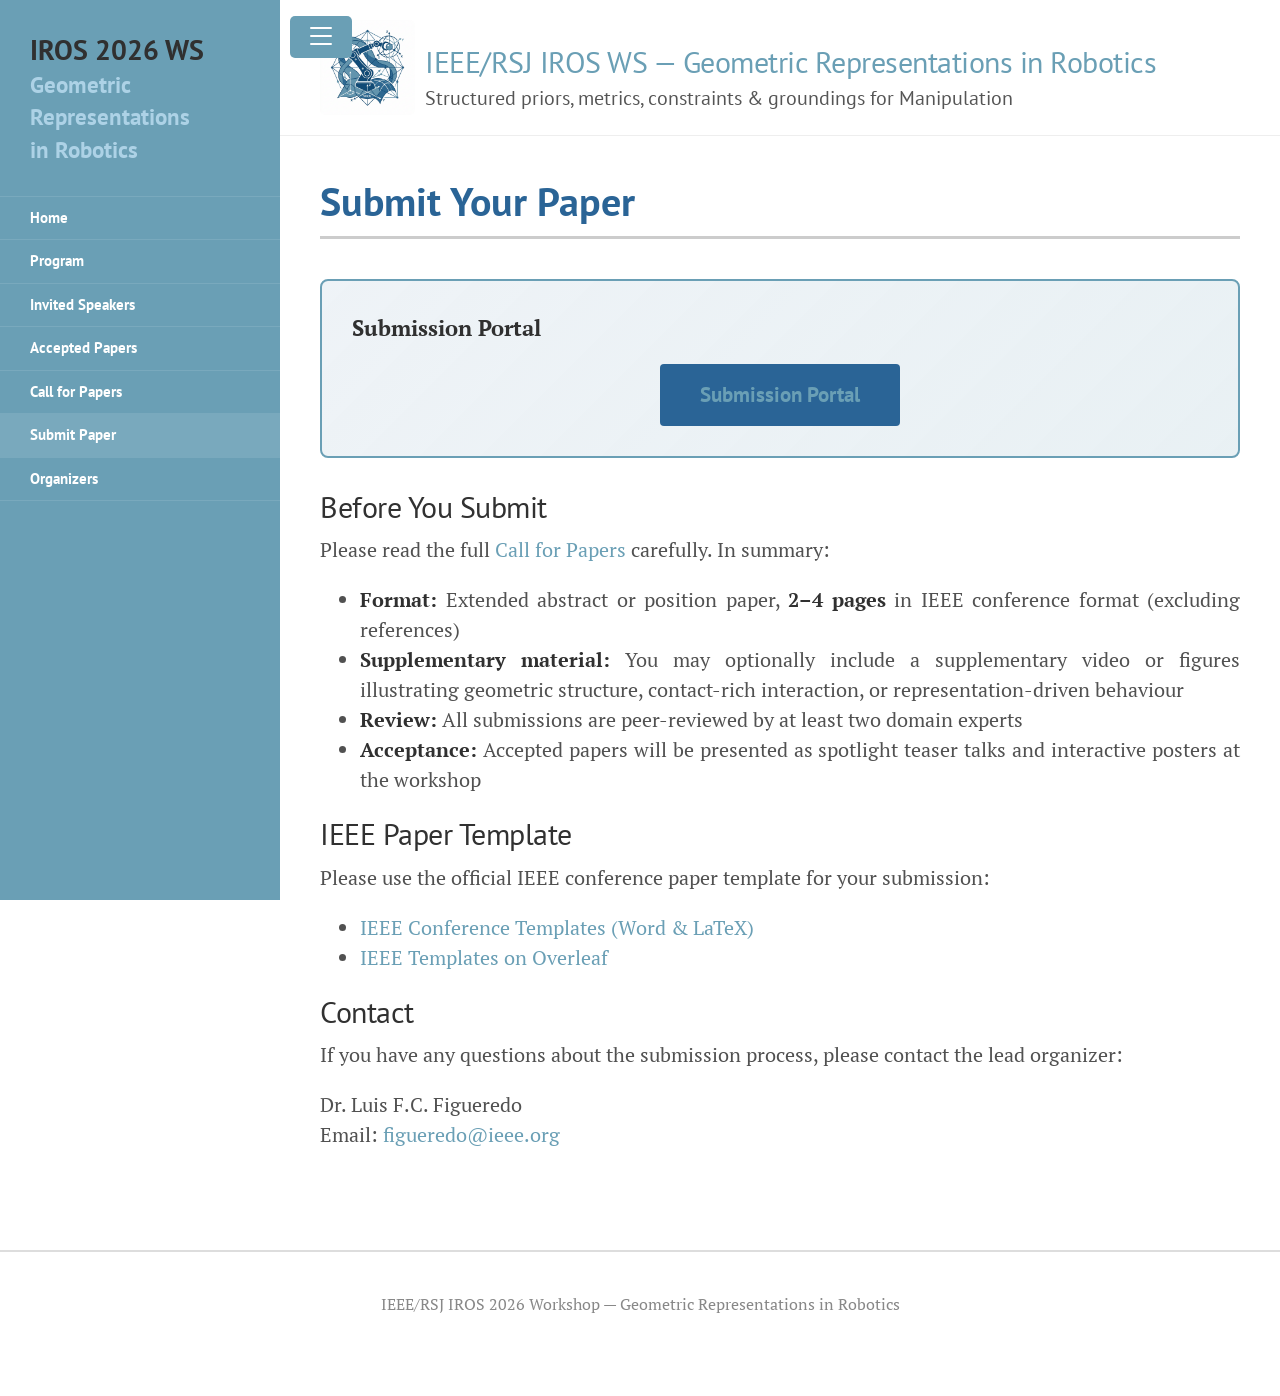
<file: submission.html>
<!DOCTYPE html>
<html lang="en-us">

<head>
    <meta charset="utf-8">
    <title>Submit Paper - IEEE/RSJ IROS WS - Geometric Representations in Robotics</title>
    <meta name="description"
        content="Submit your paper to the 2nd Workshop on Geometric-Aware Representations for Manipulation at IROS 2026.">
    <meta name="viewport" content="width=device-width, initial-scale=1">
    <link rel="stylesheet" href="/public/css/poole.css">
    <link rel="stylesheet" href="/public/css/lanyon.css">
    <link rel="stylesheet" href="/public/css/syntax.css">
    <link
        href="https://fonts.googleapis.com/css2?family=PT+Serif:ital,wght@0,400;0,700;1,400&family=PT+Sans:wght@400;700&display=swap"
        rel="stylesheet">
    <style>
        .container.content {
            padding-bottom: 1rem !important;
            margin-bottom: 1rem !important;
        }

        .wrap {
            margin-bottom: 1rem;
        }

        body {
            margin-bottom: 1rem;
        }

        .submit-box {
            background: linear-gradient(135deg, rgba(42, 100, 150, 0.08), rgba(106, 159, 181, 0.15));
            border: 2px solid #6a9fb5;
            border-radius: 8px;
            padding: 1.5rem;
            margin: 1.5rem 0;
            text-align: center;
        }

        .submit-btn {
            display: inline-block;
            background: #2a6496;
            color: white;
            padding: 0.75rem 2rem;
            border-radius: 4px;
            text-decoration: none;
            font-family: "PT Sans", sans-serif;
            font-size: 1.05rem;
            font-weight: bold;
            margin-top: 0.5rem;
            transition: background 0.2s;
        }

        .submit-btn:hover {
            background: #1a4a7a;
            color: white;
            text-decoration: none;
        }

        .container.content p,
        .container.content li {
            text-align: justify;
        }
    </style>
</head>

<body class="theme-base-0d sidebar-overlay">
    <input type="checkbox" class="sidebar-checkbox" id="sidebar-checkbox">

    <div class="sidebar" id="sidebar">
        <div class="sidebar-item">
            <p style="font-size: 1.1rem; line-height: 1.4;">
                <strong style="font-size: 1.4rem;">IROS 2026 WS</strong><br>
                <strong style="font-size: 1.15rem; color: rgb(173, 210, 230);">Geometric Representations<br>in
                    Robotics</strong>
            </p>
        </div>
        <nav class="sidebar-nav">
            <a class="sidebar-nav-item" href="/" style="font-weight: bold;">Home</a>
            <a class="sidebar-nav-item" href="/program.html" style="font-weight: bold;">Program</a>
            <a class="sidebar-nav-item" href="/speakers.html" style="font-weight: bold;">Invited Speakers</a>
            <a class="sidebar-nav-item" href="/accepted_papers.html" style="font-weight: bold;">Accepted Papers</a>
            <a class="sidebar-nav-item" href="/cfp.html" style="font-weight: bold;">Call for Papers</a>
            <a class="sidebar-nav-item active" href="/submission.html" style="font-weight: bold;">Submit Paper</a>
            <a class="sidebar-nav-item" href="/organizers.html" style="font-weight: bold;">Organizers</a>
        </nav>
    </div>

    <div class="wrap">
        <div class="masthead">
            <div class="container" style="display: flex; align-items: center; flex-wrap: wrap;">
                <div style="flex: 0 0 auto;">
                    <a href="/"><img src="/images/logo.png" alt="Workshop Logo"
                            style="height: 95px; max-width: 100%;"></a>
                </div>
                <div style="flex: 1; min-width: 200px; padding-left: 0.5rem;">
                    <h3 class="masthead-title" style="margin: 0;">
                        <a href="/" title="Home" style="font-size: 1.5rem;">IEEE/RSJ IROS WS — Geometric Representations
                            in Robotics</a><br>
                        <small style="font-size: 1.0rem; color: #555;">Structured priors, metrics, constraints &amp;
                            groundings for Manipulation</small>
                    </h3>
                </div>
            </div>
        </div>

        <div class="container content">

            <h1>Submit Your Paper</h1>
            <hr class="section-divider">

            <div class="submit-box">
                <p style="font-size: 1.1rem; margin-bottom: 0.5rem;"><strong>Submission Portal</strong></p>
                <a href="https://forms.gle/kAevSdEtvNzkCFTS9" class="submit-btn" id="easychair-btn" target="_blank">Submission Portal</a>
            </div>

            <h2>Before You Submit</h2>

            <p>Please read the full <a href="/cfp.html">Call for Papers</a> carefully. In summary:</p>

            <ul>
                <li><strong>Format:</strong> Extended abstract or position paper, <strong>2–4 pages</strong> in IEEE
                    conference format (excluding references)</li>
                <li><strong>Supplementary material:</strong> You may optionally include a supplementary video or figures
                    illustrating geometric structure, contact-rich interaction, or representation-driven behaviour</li>
                <li><strong>Review:</strong> All submissions are peer-reviewed by at least two domain experts</li>
                <li><strong>Acceptance:</strong> Accepted papers will be presented as spotlight teaser talks and
                    interactive posters at the workshop</li>
            </ul>

            <h2>IEEE Paper Template</h2>

            <p>Please use the official IEEE conference paper template for your submission:</p>
            <ul>
                <li><a href="https://www.ieee.org/conferences/publishing/templates.html" target="_blank">IEEE Conference
                        Templates (Word &amp; LaTeX)</a></li>
                <li><a href="https://www.overleaf.com/gallery/tagged/ieee-official" target="_blank">IEEE Templates on
                        Overleaf</a></li>
            </ul>

            <h2>Contact</h2>

            <p>If you have any questions about the submission process, please contact the lead organizer:</p>
            <p>
                Dr. Luis F.C. Figueredo<br>
                Email: <a href="mailto:figueredo@ieee.org">figueredo@ieee.org</a>
            </p>

        </div>
    </div>

    <label for="sidebar-checkbox" class="sidebar-toggle"></label>

    <div style="margin-top: 3rem; padding: 2rem 0; border-top: 2px solid #ddd;">
        <div class="container" style="text-align: center;">
            <p style="color:#888; font-size:0.8rem;">IEEE/RSJ IROS 2026 Workshop — Geometric Representations in Robotics
            </p>
        </div>
    </div>

    <script src='/public/js/script.js'></script>
</body>

</html>
</file>
<file: public/css/poole.css>
/*
 *                        ___
 *                       /\_ \
 *  _____     ___     ___\//\ \      __
 * /\ '__`\  / __`\  / __`\\ \ \   /'__`\
 * \ \ \_\ \/\ \_\ \/\ \_\ \\_\ \_/\  __/
 *  \ \ ,__/\ \____/\ \____//\____\ \____\
 *   \ \ \/  \/___/  \/___/ \/____/\/____/
 *    \ \_\
 *     \/_/
 *
 * Designed, built, and released under MIT license by @mdo. Learn more at
 * https://github.com/poole/poole.
 */


/*
 * Contents
 *
 * Body resets
 * Custom type
 * Messages
 * Container
 * Masthead
 * Posts and pages
 * Pagination
 * Reverse layout
 * Themes
 */


/*
 * Body resets
 *
 * Update the foundational and global aspects of the page.
 */

* {
  -webkit-box-sizing: border-box;
     -moz-box-sizing: border-box;
          box-sizing: border-box;
}

html,
body {
  margin: 0;
  padding: 0;
}

html {
  font-family: "Helvetica Neue", Helvetica, Arial, sans-serif;
  font-size: 16px;
  line-height: 1.5;
}
@media (min-width: 38em) {
  html {
    font-size: 20px;
  }
}

body {
  color: #515151;
  background-color: #fff;
  -webkit-text-size-adjust: 100%;
      -ms-text-size-adjust: 100%;
}

/* No `:visited` state is required by default (browsers will use `a`) */
a {
  color: #268bd2;
  text-decoration: none;
}
a strong {
  color: inherit;
}
/* `:focus` is linked to `:hover` for basic accessibility */
a:hover,
a:focus {
  text-decoration: underline;
}

/* Headings */
h1, h2, h3, h4, h5, h6 {
  margin-bottom: .5rem;
  font-weight: bold;
  line-height: 1.25;
  color: #313131;
  text-rendering: optimizeLegibility;
}
h1 {
  font-size: 2rem;
}
h2 {
  margin-top: 1rem;
  font-size: 1.5rem;
}
h3 {
  margin-top: 1.5rem;
  font-size: 1.25rem;
}
h4, h5, h6 {
  margin-top: 1rem;
  font-size: 1rem;
}

/* Body text */
p {
  margin-top: 0;
  margin-bottom: 1rem;
}

strong {
  color: #303030;
}


/* Lists */
ul, ol, dl {
  margin-top: 0;
  margin-bottom: 1rem;
}

dt {
  font-weight: bold;
}
dd {
  margin-bottom: .5rem;
}

/* Misc */
hr {
  position: relative;
  margin: 1.5rem 0;
  border: 0;
  border-top: 1px solid #eee;
  border-bottom: 1px solid #fff;
}

abbr {
  font-size: 85%;
  font-weight: bold;
  color: #555;
  text-transform: uppercase;
}
abbr[title] {
  cursor: help;
  border-bottom: 1px dotted #e5e5e5;
}

/* Code */
code,
pre {
  font-family: Menlo, Monaco, "Courier New", monospace;
}
code {
  padding: .25em .5em;
  font-size: 85%;
  color: #bf616a;
  background-color: #f9f9f9;
  border-radius: 3px;
}
pre {
  display: block;
  margin-top: 0;
  margin-bottom: 1rem;
  padding: 1rem;
  font-size: .8rem;
  line-height: 1.4;
  white-space: pre;
  white-space: pre-wrap;
  word-break: break-all;
  word-wrap: break-word;
  background-color: #f9f9f9;
}
pre code {
  padding: 0;
  font-size: 100%;
  color: inherit;
  background-color: transparent;
}

/* Pygments via Jekyll */
.highlight {
  margin-bottom: 1rem;
  border-radius: 4px;
}
.highlight pre {
  margin-bottom: 0;
}

/* Gist via GitHub Pages */
.gist .gist-file {
  font-family: Menlo, Monaco, "Courier New", monospace !important;
}
.gist .markdown-body {
  padding: 15px;
}
.gist pre {
  padding: 0;
  background-color: transparent;
}
.gist .gist-file .gist-data {
  font-size: .8rem !important;
  line-height: 1.4;
}
.gist code {
  padding: 0;
  color: inherit;
  background-color: transparent;
  border-radius: 0;
}

/* Quotes */
blockquote {
  padding: .5rem 1rem;
  margin: .8rem 0;
  color: #7a7a7a;
  border-left: .25rem solid #e5e5e5;
}
blockquote p:last-child {
  margin-bottom: 0;
}
@media (min-width: 30em) {
  blockquote {
    padding-right: 5rem;
    padding-left: 1.25rem;
  }
}

img {
  display: block;
  max-width: 100%;
  margin: 0 0 1rem;
  border-radius: 5px;
}

/* Tables */
table {
  margin-bottom: 1rem;
  width: 100%;
  border: 1px solid #e5e5e5;
  border-collapse: collapse;
}
td,
th {
  padding: .25rem .5rem;
  border: 1px solid #e5e5e5;
}
tbody tr:nth-child(odd) td,
tbody tr:nth-child(odd) th {
  background-color: #f9f9f9;
}


/*
 * Custom type
 *
 * Extend paragraphs with `.lead` for larger introductory text.
 */

.lead {
  font-size: 1.25rem;
  font-weight: 300;
}


/*
 * Messages
 *
 * Show alert messages to users. You may add it to single elements like a `<p>`,
 * or to a parent if there are multiple elements to show.
 */

.message {
  margin-bottom: 1rem;
  padding: 1rem;
  color: #717171;
  background-color: #f9f9f9;
}


/*
 * Container
 *
 * Center the page content.
 */

.container {
  max-width: 38rem;
  padding-left:  1rem;
  padding-right: 1rem;
  margin-left:  auto;
  margin-right: auto;
}


/*
 * Masthead
 *
 * Super small header above the content for site name and short description.
 */

.masthead {
  padding-top:    1rem;
  padding-bottom: 1rem;
  margin-bottom: 3rem;
}
.masthead-title {
  margin-top: 0;
  margin-bottom: 0;
  color: #505050;
}
.masthead-title a {
  color: #505050;
}
.masthead-title small {
  font-size: 75%;
  font-weight: 400;
  color: #c0c0c0;
  letter-spacing: 0;
}


/*
 * Posts and pages
 *
 * Each post is wrapped in `.post` and is used on default and post layouts. Each
 * page is wrapped in `.page` and is only used on the page layout.
 */

.page,
.post {
  margin-bottom: 4em;
}

/* Blog post or page title */
.page-title,
.post-title,
.post-title a {
  color: #303030;
}
.page-title,
.post-title {
  margin-top: 0;
}

/* Meta data line below post title */
.post-date {
  display: block;
  margin-top: -.5rem;
  margin-bottom: 1rem;
  color: #9a9a9a;
}

/* Related posts */
.related {
  padding-top: 2rem;
  padding-bottom: 2rem;
  border-top: 1px solid #eee;
}
.related-posts {
  padding-left: 0;
  list-style: none;
}
.related-posts h3 {
  margin-top: 0;
}
.related-posts li small {
  font-size: 75%;
  color: #999;
}
.related-posts li a:hover {
  color: #268bd2;
  text-decoration: none;
}
.related-posts li a:hover small {
  color: inherit;
}


/*
 * Pagination
 *
 * Super lightweight (HTML-wise) blog pagination. `span`s are provide for when
 * there are no more previous or next posts to show.
 */

.pagination {
  overflow: hidden; /* clearfix */
  margin-left: -1rem;
  margin-right: -1rem;
  font-family: "PT Sans", Helvetica, Arial, sans-serif;
  color: #ccc;
  text-align: center;
}

/* Pagination items can be `span`s or `a`s */
.pagination-item {
  display: block;
  padding: 1rem;
  border: 1px solid #eee;
}
.pagination-item:first-child {
  margin-bottom: -1px;
}

/* Only provide a hover state for linked pagination items */
a.pagination-item:hover {
  background-color: #f5f5f5;
}

@media (min-width: 30em) {
  .pagination {
    margin: 3rem 0;
  }
  .pagination-item {
    float: left;
    width: 50%;
  }
  .pagination-item:first-child {
    margin-bottom: 0;
    border-top-left-radius:    4px;
    border-bottom-left-radius: 4px;
  }
  .pagination-item:last-child {
    margin-left: -1px;
    border-top-right-radius:    4px;
    border-bottom-right-radius: 4px;
  }
}
</file>
<file: public/css/lanyon.css>
/*
 *  ___
 * /\_ \
 * \//\ \      __      ___   __  __    ___     ___
 *   \ \ \   /'__`\  /' _ `\/\ \/\ \  / __`\ /' _ `\
 *    \_\ \_/\ \_\.\_/\ \/\ \ \ \_\ \/\ \_\ \/\ \/\ \
 *    /\____\ \__/.\_\ \_\ \_\/`____ \ \____/\ \_\ \_\
 *    \/____/\/__/\/_/\/_/\/_/`/___/> \/___/  \/_/\/_/
 *                               /\___/
 *                               \/__/
 *
 * Designed, built, and released under MIT license by @mdo. Learn more at
 * https://github.com/poole/lanyon.
 */


/*
 * Contents
 *
 * Global resets
 * Masthead
 * Sidebar
 * Slide effect
 * Posts and pages
 * Pagination
 * Reverse layout
 * Themes
 */


/*
 * Global resets
 *
 * Update the foundational and global aspects of the page.
 */

/* Prevent scroll on narrow devices */
html,
body {
  overflow-x: hidden;
}

html {
  font-family: "PT Serif", Georgia, "Times New Roman", serif;
}


h1 {
  font-family: "PT Sans", Helvetica, Arial, sans-serif;
  font-size: 2rem;
  font-weight: 600;
  color: #2a6496;
  margin-top: 0;         /* 🔻 Removes space above */
  margin-bottom: -1rem;
}


/* Divider style */
hr.section-divider {
  border: none;
  height: 3px;
  background: #ccc;
  margin-bottom: 2rem;
  opacity: 0;
  transform: scaleX(0);
  transform-origin: left;
  animation: divider-reveal 0.7s ease-out forwards;
  animation-delay: 0.1s;
}

/* Animation keyframes */
@keyframes divider-reveal {
  to {
    opacity: 1;
    transform: scaleX(1);
  }
}


h2, h3, h4, h5, h6 {
  font-family: "PT Sans", Helvetica, Arial, sans-serif;
  font-weight: 400;
  color: #313131;
  letter-spacing: -.025rem;
}


/*
 * Wrapper
 *
 * The wrapper is used to position site content when the sidebar is toggled. We
 * use an outter wrap to position the sidebar without interferring with the
 * regular page content.
 */

.wrap {
  position: relative;
  width: 100%;
}


/*
 * Container
 *
 * Center the page content.
 */

.container {
  max-width: 28rem;
}
@media (min-width: 38em) {
  .container {
    max-width: 32rem;
  }
}
@media (min-width: 56em) {
  .container {
    max-width: 38rem;
  }
}
@media (min-width: 64em) {
  .container {
    max-width: 42rem; /* Slightly wider on large screens to utilize the extra space */
  }
}


/*
 * Masthead
 *
 * Super small header above the content for site name and short description.
 */

.masthead {
  padding-top:    1rem;
  padding-bottom: 0rem;
  margin-bottom: 2rem;
  border-bottom: 1px solid #eee;
}
.masthead-title {
  margin-top: 0;
  margin-bottom: 0;
  color: #505050;
}
.masthead-title a {
  color: #505050;
}
.masthead-title small {
  font-size: 75%;
  font-weight: 400;
  color: #c0c0c0;
  letter-spacing: 0;
}

@media (max-width: 48em) {
  .masthead-title {
    text-align: center;
  }
  .masthead-title small {
    display: none;
  }
}


/*
 * Sidebar
 *
 * The sidebar is the drawer, the item we are toggling with our handy hamburger
 * button in the corner of the page.
 *
 * This particular sidebar implementation was inspired by Chris Coyier's
 * "Offcanvas Menu with CSS Target" article, and the checkbox variation from the
 * comments by a reader. It modifies both implementations to continue using the
 * checkbox (no change in URL means no polluted browser history), but this uses
 * `position` for the menu to avoid some potential content reflow issues.
 *
 * Source: http://css-tricks.com/off-canvas-menu-with-css-target/#comment-207504
 */

/* Style and "hide" the sidebar */
.sidebar {
  position: fixed;
  top: 0;
  bottom: 0;
  left: -14rem;
  width: 14rem;
  visibility: hidden;
  overflow-y: auto;
  font-family: "PT Sans", Helvetica, Arial, sans-serif;
  font-size: .875rem; /* 15px */
  color: rgba(255,255,255,.6);
  background-color: #202020;
  -webkit-transition: all .3s ease-in-out;
          transition: all .3s ease-in-out;
}
@media (min-width: 30em) {
  .sidebar {
    font-size: .75rem; /* 14px */
  }
}

/* Sidebar content */
.sidebar a {
  font-weight: normal;
  color: #fff;
}
.sidebar-item {
  padding: 1rem;
}
.sidebar-item p:last-child {
  margin-bottom: 0;
}

/* Sidebar nav */
.sidebar-nav {
  border-bottom: 1px solid rgba(255,255,255,.1);
}
.sidebar-nav-item {
  display: block;
  padding: .5rem 1rem;
  border-top: 1px solid rgba(255,255,255,.1);
}
.sidebar-nav-item.active,
a.sidebar-nav-item:hover,
a.sidebar-nav-item:focus {
  text-decoration: none;
  background-color: rgba(255,255,255,.1);
  border-color: transparent;
}

@media (min-width: 48em) {
  .sidebar-item {
    padding: 1.5rem;
  }
  .sidebar-nav-item {
    padding-left:  1.5rem;
    padding-right: 1.5rem;
  }
}

/* Hide the sidebar checkbox that we toggle with `.sidebar-toggle` */
.sidebar-checkbox {
  position: absolute;
  opacity: 0;
  -webkit-user-select: none;
     -moz-user-select: none;
          user-select: none;
}

/* Style the `label` that we use to target the `.sidebar-checkbox` */
.sidebar-toggle {
  position: absolute;
  top:  .8rem;
  left: 1rem;
  display: flex;
  align-items: center;
  padding: .25rem .75rem;
  color: #505050;
  background-color: #fff;
  border-radius: .25rem;
  cursor: pointer;
}

.sidebar-toggle::before {
  display: inline-block;
  width: 32px;
  height: 32px;
  content: "";
  background: url("data:image/svg+xml,%3Csvg viewBox='0 0 16 16' fill='%23555' xmlns='http://www.w3.org/2000/svg'%3E%3Cpath fill-rule='evenodd' d='M2.5 11.5A.5.5 0 013 11h10a.5.5 0 010 1H3a.5.5 0 01-.5-.5zm0-4A.5.5 0 013 7h10a.5.5 0 010 1H3a.5.5 0 01-.5-.5zm0-4A.5.5 0 013 3h10a.5.5 0 010 1H3a.5.5 0 01-.5-.5z' clip-rule='evenodd'/%3E%3C/svg%3E") no-repeat;
}

.sidebar-toggle:active,
#sidebar-checkbox:focus ~ .sidebar-toggle,
#sidebar-checkbox:checked ~ .sidebar-toggle {
  color: #fff;
  background-color: #555;
}

.sidebar-toggle:active:before,
#sidebar-checkbox:focus ~ .sidebar-toggle::before,
#sidebar-checkbox:checked ~ .sidebar-toggle::before {
  background: url("data:image/svg+xml,%3Csvg viewBox='0 0 16 16' fill='%23fff' xmlns='http://www.w3.org/2000/svg'%3E%3Cpath fill-rule='evenodd' d='M2.5 11.5A.5.5 0 013 11h10a.5.5 0 010 1H3a.5.5 0 01-.5-.5zm0-4A.5.5 0 013 7h10a.5.5 0 010 1H3a.5.5 0 01-.5-.5zm0-4A.5.5 0 013 3h10a.5.5 0 010 1H3a.5.5 0 01-.5-.5z' clip-rule='evenodd'/%3E%3C/svg%3E") no-repeat;
}

@media (min-width: 30.1em) {
  .sidebar-toggle {
    position: fixed;
  }
}

@media print {
  .sidebar-toggle {
    display: none;
  }
}

/* Slide effect
 *
 * Handle the sliding effects of the sidebar and content in one spot, seperate
 * from the default styles.
 *
 * As an a heads up, we don't use `transform: translate3d()` here because when
 * mixed with `position: fixed;` for the sidebar toggle, it creates a new
 * containing block. Put simply, the fixed sidebar toggle behaves like
 * `position: absolute;` when transformed.
 *
 * Read more about it at http://meyerweb.com/eric/thoughts/2011/09/12/.
 */

.wrap,
.sidebar,
.sidebar-toggle {
  -webkit-backface-visibility: hidden;
      -ms-backface-visibility: hidden;
          backface-visibility: hidden;
}
.wrap,
.sidebar-toggle {
  -webkit-transition: -webkit-transform .3s ease-in-out;
          transition: transform .3s ease-in-out;
}

#sidebar-checkbox:checked + .sidebar {
  z-index: 10;
  visibility: visible;
}
#sidebar-checkbox:checked ~ .sidebar,
#sidebar-checkbox:checked ~ .wrap,
#sidebar-checkbox:checked ~ .sidebar-toggle {
  -webkit-transform: translateX(14rem);
      -ms-transform: translateX(14rem);
          transform: translateX(14rem);
}


/*
 * Posts and pages
 *
 * Each post is wrapped in `.post` and is used on default and post layouts. Each
 * page is wrapped in `.page` and is only used on the page layout.
 */

.page,
.post {
  margin-bottom: 4em;
}

/* Blog post or page title */
.page-title,
.post-title,
.post-title a {
  color: #303030;
}
.page-title,
.post-title {
  margin-top: 0;
}

/* Meta data line below post title */
.post-date {
  display: block;
  margin-top: -.5rem;
  margin-bottom: 1rem;
  color: #9a9a9a;
}

/* Related posts */
.related {
  padding-top: 2rem;
  padding-bottom: 2rem;
  border-top: 1px solid #eee;
}
.related-posts {
  padding-left: 0;
  list-style: none;
}
.related-posts h3 {
  margin-top: 0;
}
.related-posts li small {
  font-size: 75%;
  color: #999;
}
.related-posts li a:hover {
  color: #268bd2;
  text-decoration: none;
}
.related-posts li a:hover small {
  color: inherit;
}


/*
 * Pagination
 *
 * Super lightweight (HTML-wise) blog pagination. `span`s are provide for when
 * there are no more previous or next posts to show.
 */

.pagination {
  overflow: hidden; /* clearfix */
  margin-left: -1rem;
  margin-right: -1rem;
  font-family: "PT Sans", Helvetica, Arial, sans-serif;
  color: #ccc;
  text-align: center;
}

/* Pagination items can be `span`s or `a`s */
.pagination-item {
  display: block;
  padding: 1rem;
  border: 1px solid #eee;
}
.pagination-item:first-child {
  margin-bottom: -1px;
}

/* Only provide a hover state for linked pagination items */
a.pagination-item:hover {
  background-color: #f5f5f5;
}

@media (min-width: 30em) {
  .pagination {
    margin: 3rem 0;
  }
  .pagination-item {
    float: left;
    width: 50%;
  }
  .pagination-item:first-child {
    margin-bottom: 0;
    border-top-left-radius:    4px;
    border-bottom-left-radius: 4px;
  }
  .pagination-item:last-child {
    margin-left: -1px;
    border-top-right-radius:    4px;
    border-bottom-right-radius: 4px;
  }
}


/*
 * Reverse layout
 *
 * Flip the orientation of the page by placing the `.sidebar` and sidebar toggle
 * on the right side.
 */

.layout-reverse .sidebar {
  left: auto;
  right: -14rem;
}
.layout-reverse .sidebar-toggle {
  left: auto;
  right: 1rem;
}

.layout-reverse #sidebar-checkbox:checked ~ .sidebar,
.layout-reverse #sidebar-checkbox:checked ~ .wrap,
.layout-reverse #sidebar-checkbox:checked ~ .sidebar-toggle {
  -webkit-transform: translateX(-14rem);
      -ms-transform: translateX(-14rem);
          transform: translateX(-14rem);
}


/*
 * Themes
 *
 * Apply custom color schemes by adding the appropriate class to the `body`.
 * Based on colors from Base16: http://chriskempson.github.io/base16/#default.
 */

/* Red */
.theme-base-08 .sidebar,
.theme-base-08 .sidebar-toggle:active,
.theme-base-08 #sidebar-checkbox:checked ~ .sidebar-toggle {
  background-color: #ac4142;
}
.theme-base-08 .container a,
.theme-base-08 .sidebar-toggle,
.theme-base-08 .related-posts li a:hover {
  color: #ac4142;
}

/* Orange */
.theme-base-09 .sidebar,
.theme-base-09 .sidebar-toggle:active,
.theme-base-09 #sidebar-checkbox:checked ~ .sidebar-toggle {
  background-color: #d28445;
}
.theme-base-09 .container a,
.theme-base-09 .sidebar-toggle,
.theme-base-09 .related-posts li a:hover {
  color: #d28445;
}

/* Yellow */
.theme-base-0a .sidebar,
.theme-base-0a .sidebar-toggle:active,
.theme-base-0a #sidebar-checkbox:checked ~ .sidebar-toggle {
  background-color: #f4bf75;
}
.theme-base-0a .container a,
.theme-base-0a .sidebar-toggle,
.theme-base-0a .related-posts li a:hover {
  color: #f4bf75;
}

/* Green */
.theme-base-0b .sidebar,
.theme-base-0b .sidebar-toggle:active,
.theme-base-0b #sidebar-checkbox:checked ~ .sidebar-toggle {
  background-color: #90a959;
}
.theme-base-0b .container a,
.theme-base-0b .sidebar-toggle,
.theme-base-0b .related-posts li a:hover {
  color: #90a959;
}

/* Cyan */
.theme-base-0c .sidebar,
.theme-base-0c .sidebar-toggle:active,
.theme-base-0c #sidebar-checkbox:checked ~ .sidebar-toggle {
  background-color: #75b5aa;
}
.theme-base-0c .container a,
.theme-base-0c .sidebar-toggle,
.theme-base-0c .related-posts li a:hover {
  color: #75b5aa;
}

/* Blue */
.theme-base-0d .sidebar,
.theme-base-0d .sidebar-toggle:active,
.theme-base-0d #sidebar-checkbox:checked ~ .sidebar-toggle {
  background-color: #6a9fb5;
}
.theme-base-0d .container a,
.theme-base-0d .sidebar-toggle,
.theme-base-0d .related-posts li a:hover {
  color: #6a9fb5;
}

/* Magenta */
.theme-base-0e .sidebar,
.theme-base-0e .sidebar-toggle:active,
.theme-base-0e #sidebar-checkbox:checked ~ .sidebar-toggle {
  background-color: #aa759f;
}
.theme-base-0e .container a,
.theme-base-0e .sidebar-toggle,
.theme-base-0e .related-posts li a:hover {
  color: #aa759f;
}

/* Brown */
.theme-base-0f .sidebar,
.theme-base-0f .sidebar-toggle:active,
.theme-base-0f #sidebar-checkbox:checked ~ .sidebar-toggle {
  background-color: #8f5536;
}
.theme-base-0f .container a,
.theme-base-0f .sidebar-toggle,
.theme-base-0f .related-posts li a:hover {
  color: #8f5536;
}


/*
 * Overlay sidebar
 *
 * Make the sidebar content overlay the viewport content instead of pushing it
 * aside when toggled.
 */

.sidebar-overlay #sidebar-checkbox:checked ~ .wrap {
  -webkit-transform: translateX(0);
      -ms-transform: translateX(0);
          transform: translateX(0);
}
.sidebar-overlay #sidebar-checkbox:checked ~ .sidebar-toggle {
  box-shadow: 0 0 0 .25rem #fff;
}
.sidebar-overlay #sidebar-checkbox:checked ~ .sidebar {
  box-shadow: .25rem 0 .5rem rgba(0,0,0,.1);
}

/* Only one tweak for a reverse layout */
.layout-reverse.sidebar-overlay #sidebar-checkbox:checked ~ .sidebar {
  box-shadow: -.25rem 0 .5rem rgba(0,0,0,.1);
}

/* Auto-open sidebar on larger screens but keep toggle functionality */
@media (min-width: 64em) {
  /* Position toggle button just to the right of the sidebar */
  .sidebar-toggle {
    position: fixed;
    left: 14.5rem; /* Just to the right of the 14rem sidebar */
    z-index: 1001; /* Ensure it's above sidebar */
  }
  
  /* When sidebar is closed, move toggle back to the left */
  #sidebar-checkbox:not(:checked) ~ .sidebar-toggle {
    left: 1rem; /* Normal position when sidebar is closed */
  }
  
  /* When sidebar is open, keep toggle to the right of sidebar */
  #sidebar-checkbox:checked ~ .sidebar-toggle {
    left: 14.5rem; /* Just to the right of sidebar */
  }
  
  /* Override the transform for toggle button on large screens */
  #sidebar-checkbox:checked ~ .sidebar-toggle,
  #sidebar-checkbox:not(:checked) ~ .sidebar-toggle {
    -webkit-transform: translateX(0) !important;
        -ms-transform: translateX(0) !important;
            transform: translateX(0) !important;
  }
  
  /* Adjust content positioning when sidebar is open */
  #sidebar-checkbox:checked ~ .wrap {
    -webkit-transform: translateX(14rem);
        -ms-transform: translateX(14rem);
            transform: translateX(14rem);
    /* Adjust the width to account for the sidebar */
    width: calc(100% - 14rem);
  }
  
  #sidebar-checkbox:not(:checked) ~ .wrap {
    -webkit-transform: translateX(0);
        -ms-transform: translateX(0);
            transform: translateX(0);
    width: 100%;
  }
  
  /* Center the container in the available space */
  #sidebar-checkbox:checked ~ .wrap .container {
    max-width: 50rem; /* Reasonable max width for content */
    margin: 0 auto; /* Center the content */
    padding: 0 2rem; /* Add some horizontal padding */
  }
  
  #sidebar-checkbox:not(:checked) ~ .wrap .container {
    max-width: 50rem; /* Same max width when sidebar is closed */
    margin: 0 auto;
    padding: 0 2rem;
  }
}




.organizer-row {
  display: flex;
  align-items: center;
  gap: 1rem; /* Reduced spacing between image and text */
  margin-bottom: 1rem; /* Reduced spacing between rows */
  padding-bottom: 1rem; /* Reduced bottom padding */
  border-bottom: 2px solid #eee;
  box-shadow: 0 2px 4px rgba(0, 0, 0, 0.04);
}


.organizer-photo {
  width: 150px;
  height: 150px;
  object-fit: cover;
  border-radius: 8px;
  box-shadow: 0 2px 6px rgba(0,0,0,0.1);
}

/* Invert direction every other row */
.organizer-row:nth-child(even) {
  flex-direction: row-reverse;
  text-align: right;
}

.organizer-row .info {
  font-size: 0.75rem; /* Adjust text size here */
}

.organizer-row strong {
  font-size: 1.1rem; /* Adjust name size here */
}






.speaker-row {
  display: flex;
  align-items: center;
  gap: 1rem; /* Reduced spacing between image and text */
  margin-bottom: 1rem; /* Reduced spacing between rows */
  padding-bottom: 1rem; /* Reduced bottom padding */
  border-bottom: 2px solid #eee;
  box-shadow: 0 2px 4px rgba(0, 0, 0, 0.04);
}

.speaker-photo {
  width: 150px;
  height: 150px;
  object-fit: cover;
  border-radius: 8px;
  box-shadow: 0 2px 6px rgba(0, 0, 0, 0.15);
}

.speaker-row:nth-child(even) {
  flex-direction: row-reverse;
  text-align: right;
}

.speaker-row strong {
  font-size: 1.1rem; /* Adjust name size here */
}

.speaker-row .info {
  font-size: 0.75rem; /* Adjust detail text size here */
}


.nokov-logo {
  object-fit: contain !important;
  width: auto;
  height: 100px;
  max-width: 200px;
}
</file>
<file: public/css/syntax.css>
.highlight .hll { background-color: #ffc; }
.highlight .c { color: #999; } /* Comment */
.highlight .err { color: #a00; background-color: #faa } /* Error */
.highlight .k { color: #069; } /* Keyword */
.highlight .o { color: #555 } /* Operator */
.highlight .cm { color: #09f; font-style: italic } /* Comment.Multiline */
.highlight .cp { color: #099 } /* Comment.Preproc */
.highlight .c1 { color: #999; } /* Comment.Single */
.highlight .cs { color: #999; } /* Comment.Special */
.highlight .gd { background-color: #fcc; border: 1px solid #c00 } /* Generic.Deleted */
.highlight .ge { font-style: italic } /* Generic.Emph */
.highlight .gr { color: #f00 } /* Generic.Error */
.highlight .gh { color: #030; } /* Generic.Heading */
.highlight .gi { background-color: #cfc; border: 1px solid #0c0 } /* Generic.Inserted */
.highlight .go { color: #aaa } /* Generic.Output */
.highlight .gp { color: #009; } /* Generic.Prompt */
.highlight .gs { } /* Generic.Strong */
.highlight .gu { color: #030; } /* Generic.Subheading */
.highlight .gt { color: #9c6 } /* Generic.Traceback */
.highlight .kc { color: #069; } /* Keyword.Constant */
.highlight .kd { color: #069; } /* Keyword.Declaration */
.highlight .kn { color: #069; } /* Keyword.Namespace */
.highlight .kp { color: #069 } /* Keyword.Pseudo */
.highlight .kr { color: #069; } /* Keyword.Reserved */
.highlight .kt { color: #078; } /* Keyword.Type */
.highlight .m { color: #f60 } /* Literal.Number */
.highlight .s { color: #d44950 } /* Literal.String */
.highlight .na { color: #4f9fcf } /* Name.Attribute */
.highlight .nb { color: #366 } /* Name.Builtin */
.highlight .nc { color: #0a8; } /* Name.Class */
.highlight .no { color: #360 } /* Name.Constant */
.highlight .nd { color: #99f } /* Name.Decorator */
.highlight .ni { color: #999; } /* Name.Entity */
.highlight .ne { color: #c00; } /* Name.Exception */
.highlight .nf { color: #c0f } /* Name.Function */
.highlight .nl { color: #99f } /* Name.Label */
.highlight .nn { color: #0cf; } /* Name.Namespace */
.highlight .nt { color: #2f6f9f; } /* Name.Tag */
.highlight .nv { color: #033 } /* Name.Variable */
.highlight .ow { color: #000; } /* Operator.Word */
.highlight .w { color: #bbb } /* Text.Whitespace */
.highlight .mf { color: #f60 } /* Literal.Number.Float */
.highlight .mh { color: #f60 } /* Literal.Number.Hex */
.highlight .mi { color: #f60 } /* Literal.Number.Integer */
.highlight .mo { color: #f60 } /* Literal.Number.Oct */
.highlight .sb { color: #c30 } /* Literal.String.Backtick */
.highlight .sc { color: #c30 } /* Literal.String.Char */
.highlight .sd { color: #c30; font-style: italic } /* Literal.String.Doc */
.highlight .s2 { color: #c30 } /* Literal.String.Double */
.highlight .se { color: #c30; } /* Literal.String.Escape */
.highlight .sh { color: #c30 } /* Literal.String.Heredoc */
.highlight .si { color: #a00 } /* Literal.String.Interpol */
.highlight .sx { color: #c30 } /* Literal.String.Other */
.highlight .sr { color: #3aa } /* Literal.String.Regex */
.highlight .s1 { color: #c30 } /* Literal.String.Single */
.highlight .ss { color: #fc3 } /* Literal.String.Symbol */
.highlight .bp { color: #366 } /* Name.Builtin.Pseudo */
.highlight .vc { color: #033 } /* Name.Variable.Class */
.highlight .vg { color: #033 } /* Name.Variable.Global */
.highlight .vi { color: #033 } /* Name.Variable.Instance */
.highlight .il { color: #f60 } /* Literal.Number.Integer.Long */

.css .o,
.css .o + .nt,
.css .nt + .nt { color: #999; }
</file>
